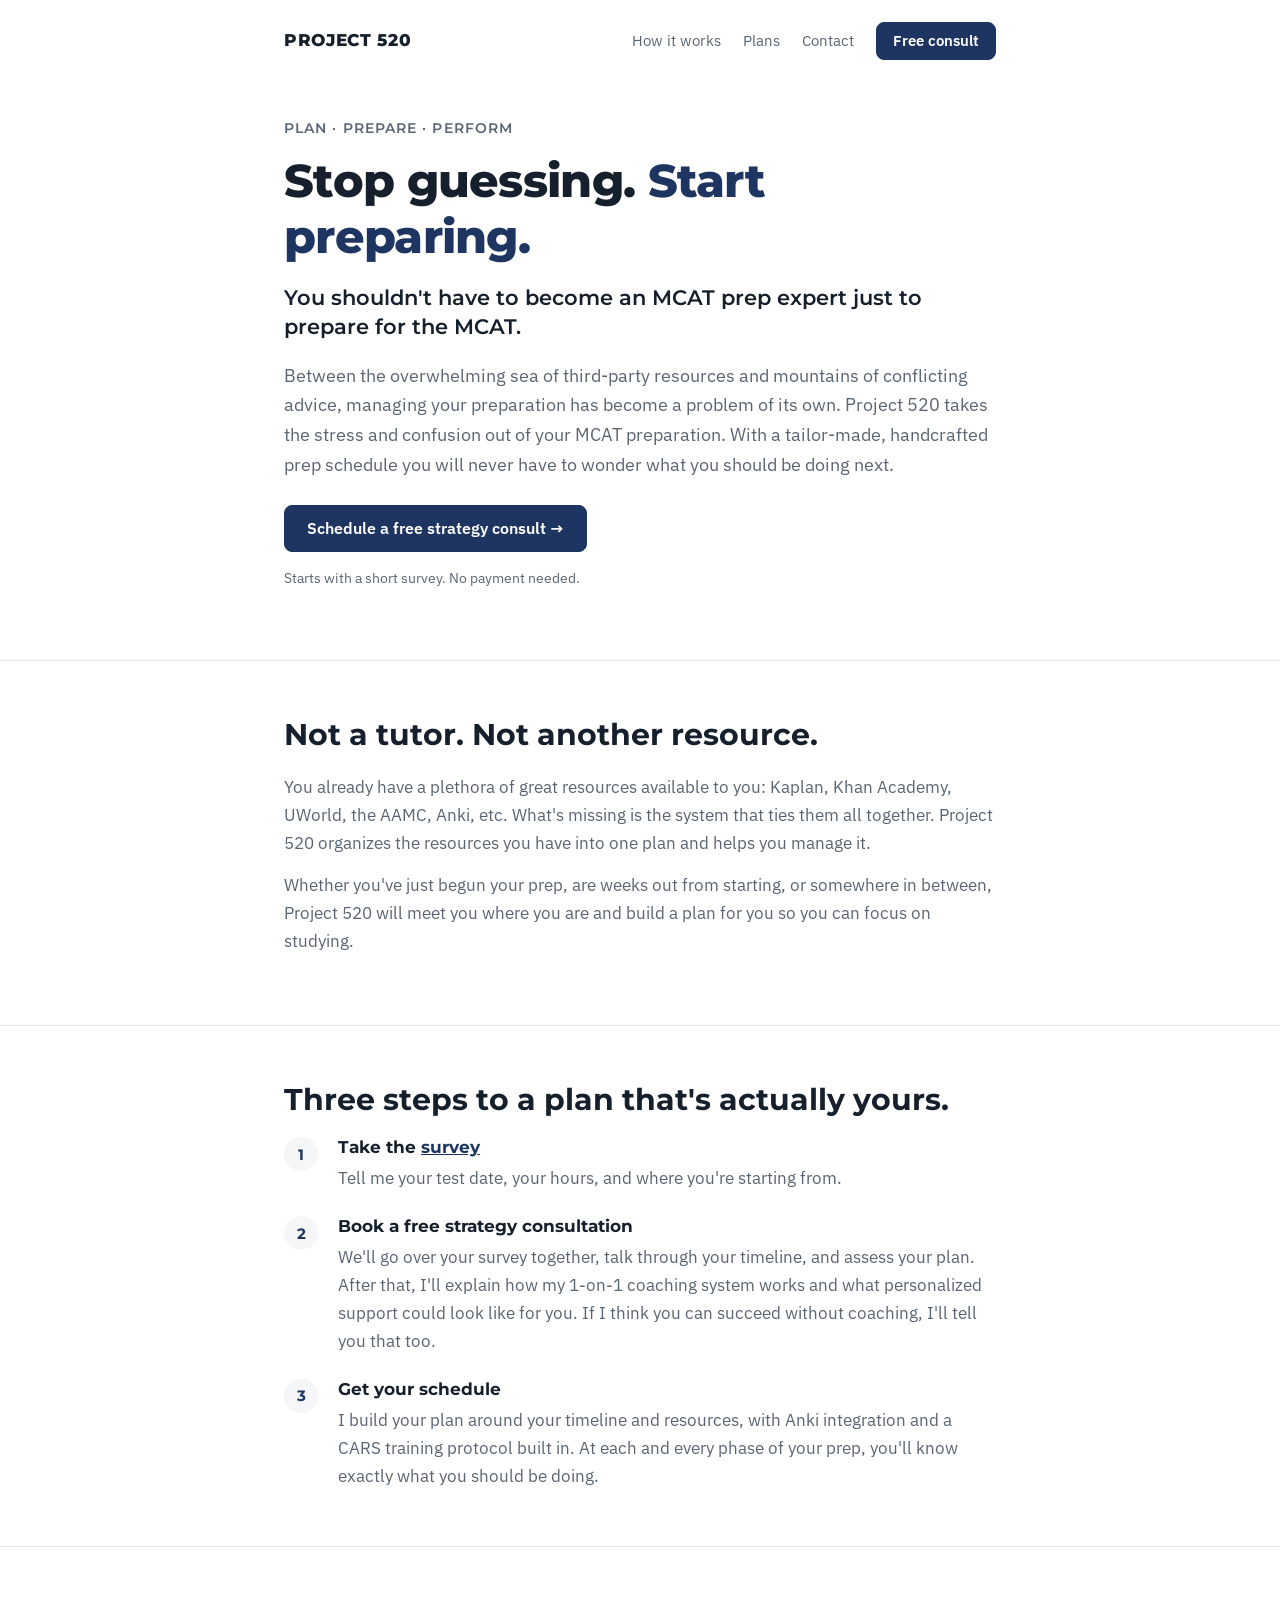
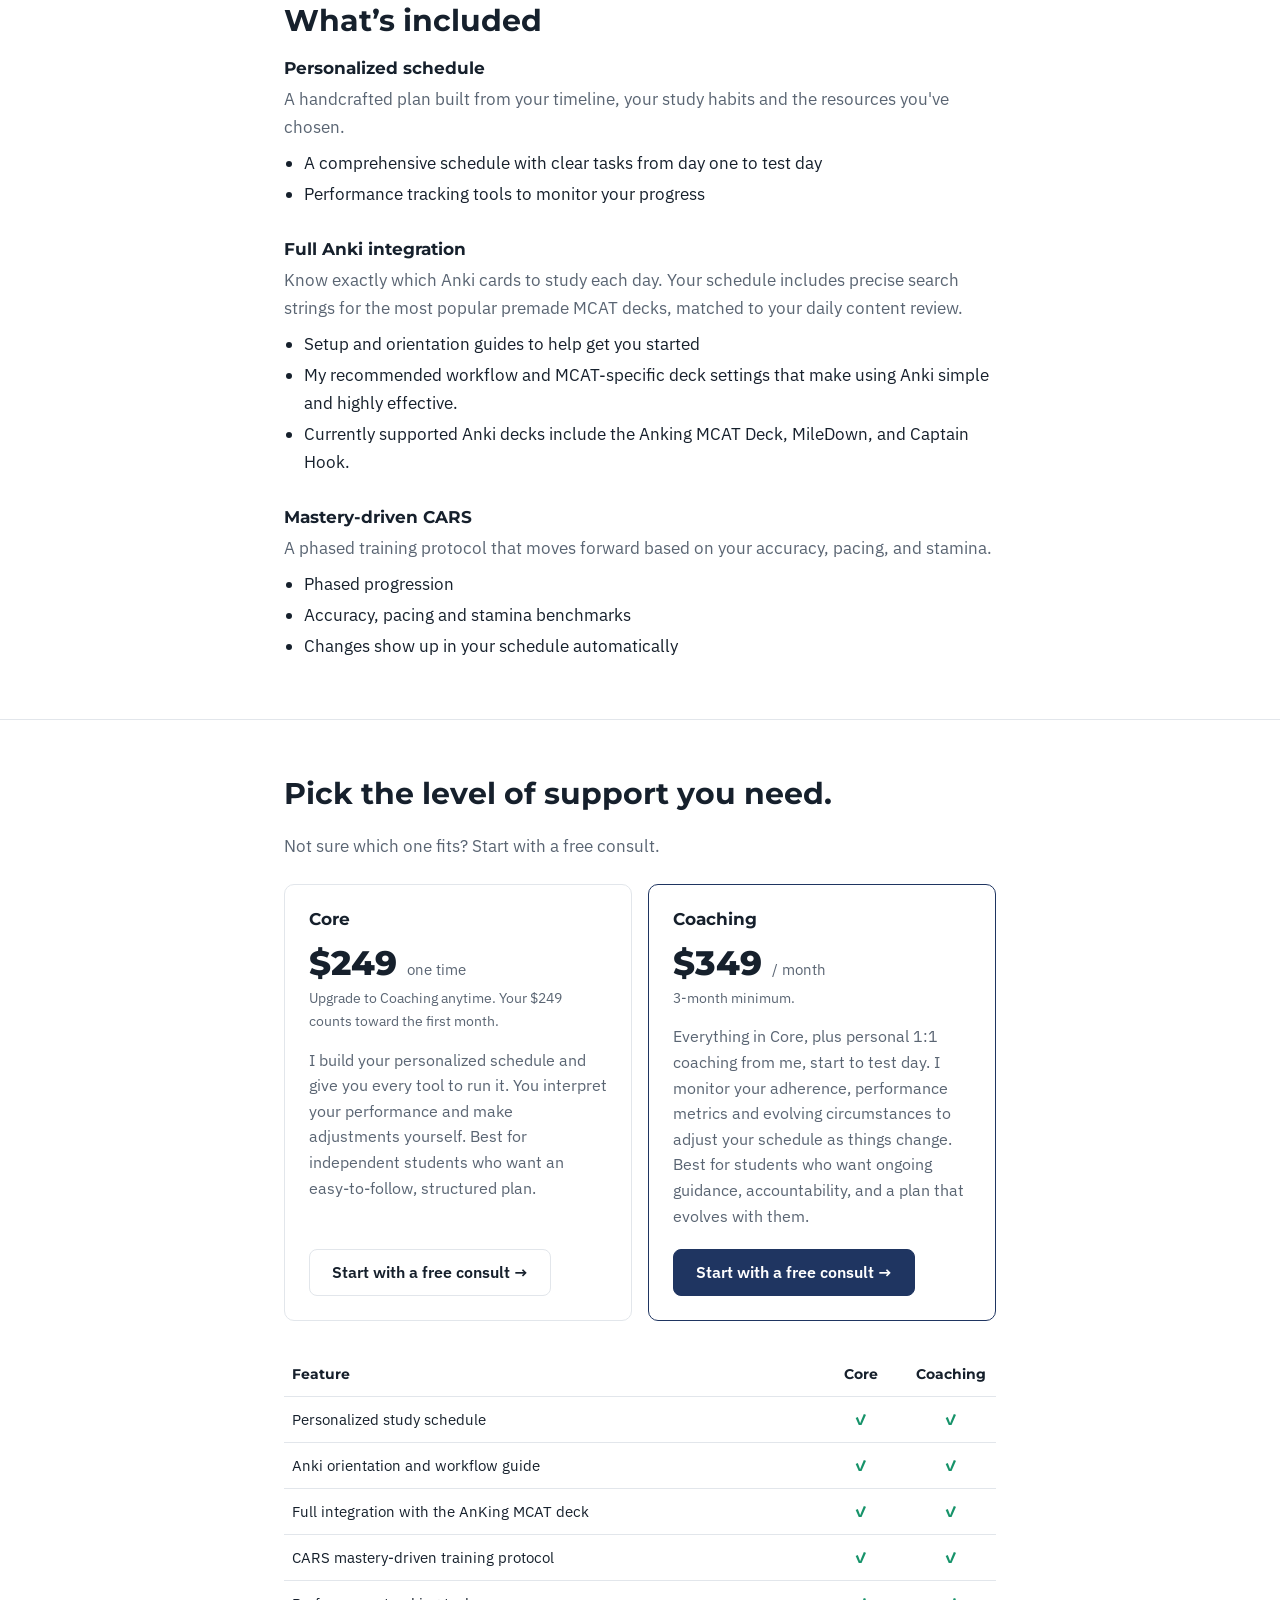
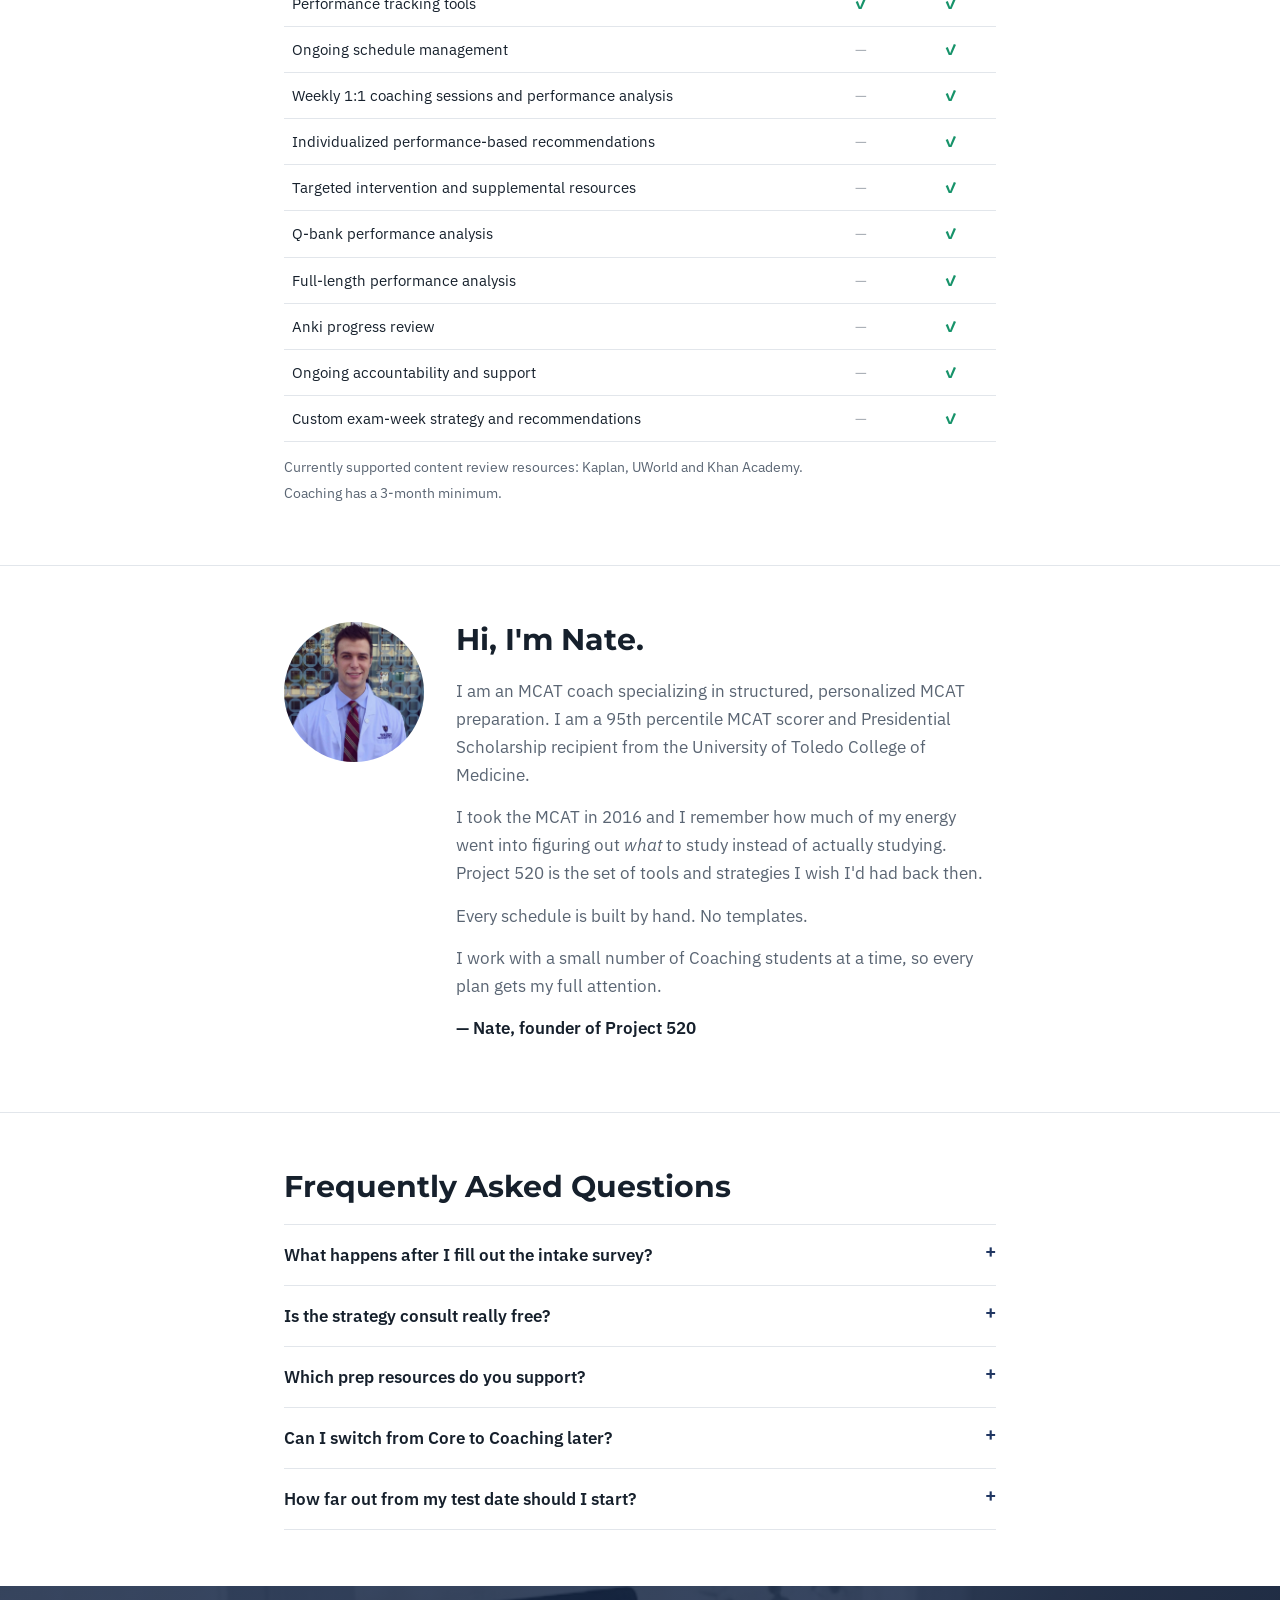
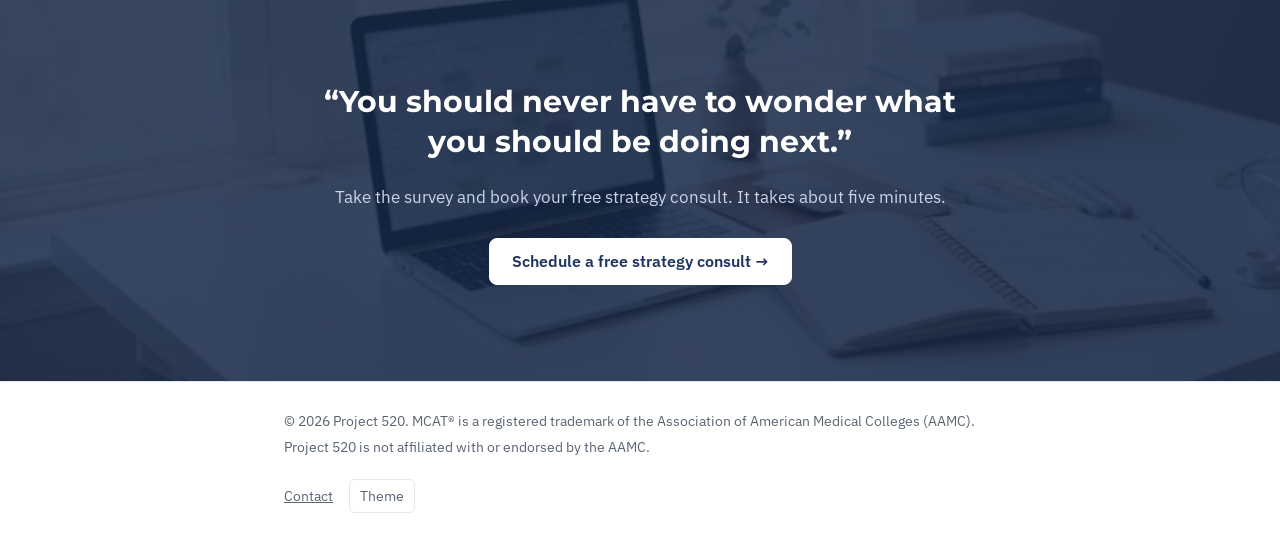
<file: index.html>
<!doctype html>
<html lang="en">
<head>
<meta charset="utf-8">
<meta name="viewport" content="width=device-width, initial-scale=1">
<title>Project 520 — MCAT Prep, Planned</title>
<meta name="description" content="A handcrafted MCAT prep schedule built around your timeline, your resources and your study habits, with full Anki integration and mastery-driven CARS. Start with a free strategy consult.">
<meta property="og:title" content="Project 520 — Plan · Prepare · Perform">
<meta property="og:description" content="Stop guessing. Start preparing. Get a personalized schedule and know exactly what to do next.">
<meta property="og:type" content="website">
<meta property="og:url" content="https://projectfivetwenty.com/">
<meta property="og:image" content="https://projectfivetwenty.com/images/og-image.jpg">
<meta property="og:image:width" content="1200">
<meta property="og:image:height" content="630">
<meta property="og:image:alt" content="Project 520: a handcrafted MCAT schedule built around you">
<meta property="og:site_name" content="Project 520">
<meta name="twitter:card" content="summary_large_image">
<link rel="icon" href="data:image/svg+xml,%3Csvg xmlns='http://www.w3.org/2000/svg' viewBox='0 0 64 64'%3E%3Crect width='64' height='64' rx='14' fill='%231f3561'/%3E%3Ctext x='32' y='42' font-family='Arial' font-weight='700' font-size='26' fill='white' text-anchor='middle'%3E520%3C/text%3E%3C/svg%3E">
<link rel="preconnect" href="https://fonts.googleapis.com">
<link rel="preconnect" href="https://fonts.gstatic.com" crossorigin>
<link rel="stylesheet" href="https://fonts.googleapis.com/css2?family=Montserrat:wght@500;600;700;800&family=IBM+Plex+Sans:wght@400;500;600&display=swap">
<style>
:root {
  --bg: #ffffff;
  --ink: #16202c;
  --muted: #5a6573;
  --line: #e2e6eb;
  --soft: #f4f6f8;
  --accent: #1f3561;
  --accent-hover: #162746;
  --accent-ink: #ffffff;
  --green: #17936a;
  --font-head: "Montserrat", "Helvetica Neue", Arial, sans-serif;
  --font-body: "IBM Plex Sans", "Segoe UI", system-ui, sans-serif;
  color-scheme: light;
}
@media (prefers-color-scheme: dark) {
  :root:not([data-theme="light"]) {
    --bg: #11161c; --ink: #e6ebf0; --muted: #98a3af; --line: #29313b; --soft: #181f27;
    --accent: #7ba6ff; --accent-hover: #9bbcff; --accent-ink: #11161c; --green: #3fc590; color-scheme: dark;
  }
}
:root[data-theme="dark"] {
  --bg: #11161c; --ink: #e6ebf0; --muted: #98a3af; --line: #29313b; --soft: #181f27;
  --accent: #7ba6ff; --accent-hover: #9bbcff; --accent-ink: #11161c; --green: #3fc590; color-scheme: dark;
}

* { box-sizing: border-box; }
html { scroll-behavior: smooth; }
body {
  margin: 0; background: var(--bg); color: var(--ink);
  font: 400 17px/1.65 var(--font-body);
  -webkit-font-smoothing: antialiased;
}
a { color: var(--accent); }
.wrap { max-width: 760px; margin: 0 auto; padding: 0 24px; }
h1, h2, h3 { font-family: var(--font-head); margin: 0; line-height: 1.2; }
h1 { font-size: clamp(2rem, 5vw, 2.9rem); font-weight: 800; letter-spacing: -0.015em; }
h2 { font-size: clamp(1.45rem, 3.2vw, 1.85rem); font-weight: 700; margin-bottom: 20px; }
h3 { font-size: 1.08rem; font-weight: 700; margin-bottom: 6px; }
p { margin: 0 0 14px; }
.muted { color: var(--muted); }
section { padding: 56px 0; border-top: 1px solid var(--line); }

/* nav */
.nav .wrap { display: flex; align-items: center; justify-content: space-between; gap: 16px; padding-top: 22px; padding-bottom: 22px; }
.brand { font: 800 1.05rem/1 var(--font-head); color: var(--ink); text-decoration: none; letter-spacing: 0.04em; }
.nav-links { display: flex; align-items: center; gap: 22px; }
.nav-links a { color: var(--muted); text-decoration: none; font-size: 0.95rem; }
.nav-links a:hover { color: var(--ink); }

/* buttons */
.btn {
  display: inline-block; padding: 13px 22px; border-radius: 8px;
  font: 600 1rem/1.2 var(--font-body); text-decoration: none; cursor: pointer;
  background: var(--accent); color: var(--accent-ink); border: 1px solid var(--accent);
}
.btn:hover { background: var(--accent-hover); border-color: var(--accent-hover); }
.btn-plain { background: transparent; color: var(--ink); border-color: var(--line); }
.btn-plain:hover { background: var(--soft); border-color: var(--line); }
.nav-links .btn { padding: 9px 16px; font-size: 0.92rem; color: var(--accent-ink); }

/* hero */
.hero { border-top: 0; padding: 40px 0 56px; }
.tagline { font: 600 0.85rem/1 var(--font-head); letter-spacing: 0.08em; text-transform: uppercase; color: var(--muted); margin-bottom: 18px; }
.hero h1 .hl { color: var(--accent); }
.hero .lede { font-size: 1.12rem; color: var(--muted); margin-top: 20px; }
.ctas { display: flex; flex-wrap: wrap; gap: 12px; margin-top: 26px; }
.note { font-size: 0.9rem; color: var(--muted); margin-top: 14px; }


.value { font: 600 clamp(1.1rem, 2.4vw, 1.3rem)/1.4 var(--font-head); color: var(--ink); margin: 18px 0 0; }



/* steps */
.steps { list-style: none; margin: 0; padding: 0; display: grid; gap: 24px; }
.steps li { display: grid; grid-template-columns: 40px 1fr; gap: 14px; }
.step-num { width: 34px; height: 34px; border-radius: 50%; background: var(--soft); color: var(--accent); display: grid; place-items: center; font: 700 0.95rem/1 var(--font-head); }
.steps p { color: var(--muted); margin: 0; }
.free { color: var(--green); font-weight: 600; font-size: 0.85rem; margin-left: 6px; font-family: var(--font-body); }

/* features */
.features { display: grid; gap: 28px; }
.features p { color: var(--muted); margin-bottom: 8px; }
.features ul { margin: 0; padding-left: 20px; }
.features li { margin: 3px 0; }


/* plans */
.plans { display: grid; grid-template-columns: 1fr 1fr; gap: 16px; }
.plan { border: 1px solid var(--line); border-radius: 10px; padding: 24px; display: flex; flex-direction: column; }
.plan.featured { border-color: var(--accent); }
.price { font: 800 2.1rem/1 var(--font-head); margin: 10px 0 8px; }
.price small { font: 400 0.95rem/1 var(--font-body); color: var(--muted); }
.plan .price-note { font-size: 0.88rem; color: var(--muted); }
.plan .desc { color: var(--muted); font-size: 0.97rem; flex: 1; }
.plan .btn { align-self: flex-start; margin-top: 6px; }

.compare { width: 100%; border-collapse: collapse; margin-top: 32px; font-size: 0.95rem; }
.compare th, .compare td { padding: 10px 8px; text-align: left; border-bottom: 1px solid var(--line); }
.compare th { font-family: var(--font-head); font-weight: 700; font-size: 0.85rem; }
.compare .c { text-align: center; width: 90px; }
.yes { color: var(--green); font-weight: 700; }
.no { color: var(--muted); opacity: 0.5; }
.footnotes { margin-top: 14px; font-size: 0.85rem; color: var(--muted); }
.footnotes p { margin: 0 0 4px; }

/* founder */
.founder { display: grid; grid-template-columns: 140px 1fr; gap: 32px; align-items: start; }
.avatar { width: 140px; height: 140px; border-radius: 50%; object-fit: cover; background: var(--soft); overflow: hidden; color: transparent; }
.founder p { color: var(--muted); }
.sig { color: var(--ink) !important; font-weight: 600; }

/* faq */
.faq details { border-bottom: 1px solid var(--line); }
.faq details:first-child { border-top: 1px solid var(--line); }
.faq summary { cursor: pointer; list-style: none; padding: 16px 0; font-weight: 600; display: flex; justify-content: space-between; gap: 16px; }
.faq summary::-webkit-details-marker { display: none; }
.faq summary::after { content: "+"; color: var(--accent); font-weight: 600; font-size: 1.2rem; line-height: 1; }
.faq details[open] summary::after { content: "–"; }
.faq details p { color: var(--muted); }

/* final */
.final { text-align: center; }
.quote { margin: 0 auto 22px; max-width: 22em; font: 700 clamp(1.4rem, 3.4vw, 1.9rem)/1.3 var(--font-head); color: var(--ink); }
.final .ctas { justify-content: center; }
/* Final call to action: desk photo under a navy overlay (the same in light and dark mode) */
.final.photo {
  border-top: 0; padding: 96px 0;
  background: linear-gradient(rgba(22, 39, 70, 0.86), rgba(22, 39, 70, 0.86)), url("/images/desk.jpg") center / cover no-repeat, #162746;
}
.final.photo .quote { color: #ffffff; }
.final.photo .muted { color: #c9d3ea; }
.final.photo .btn { background: #ffffff; color: #1f3561; border-color: #ffffff; }
.final.photo .btn:hover { background: #e6ebf3; border-color: #e6ebf3; }
.final.photo .btn:focus-visible { outline: 2px solid #ffffff; outline-offset: 3px; }

footer { border-top: 1px solid var(--line); padding: 28px 0 40px; color: var(--muted); font-size: 0.85rem; }
footer .wrap { display: flex; flex-wrap: wrap; justify-content: space-between; gap: 16px; }
footer p { margin: 0 0 4px; }
footer a { color: var(--muted); }
.theme-btn { background: none; border: 1px solid var(--line); color: var(--muted); border-radius: 6px; padding: 5px 10px; font: inherit; cursor: pointer; }

:focus-visible { outline: 3px solid var(--accent); outline-offset: 3px; border-radius: 4px; }

@media (max-width: 640px) {
  .wrap { padding: 0 16px; }
  body { font-size: 16px; }
  .nav-links a:not(.btn) { display: none; }
  .plans { grid-template-columns: 1fr; }
  .founder { grid-template-columns: 1fr; gap: 20px; }
  .avatar { width: 110px; height: 110px; }
  .ctas .btn { width: 100%; text-align: center; }
  .compare .c { width: 70px; }
  .compare th, .compare td { padding: 9px 4px; font-size: 0.88rem; }
}
@media (prefers-reduced-motion: reduce) { html { scroll-behavior: auto; } }
</style>
</head>
<body>

<!--
  ===== EDIT THESE LINKS =====
  Every "Get your free strategy consult" button uses FORM_URL below.
  Search this file for FORM_URL to find it (near the bottom, in the <script>).
-->

<header class="nav">
  <div class="wrap">
    <a class="brand" href="#top">PROJECT 520</a>
    <nav class="nav-links" aria-label="Main">
      <a href="#how">How it works</a>
      <a href="#plans">Plans</a>
      <a href="/contact/">Contact</a>
      <a class="btn js-consult" href="#">Free consult</a>
    </nav>
  </div>
</header>

<main id="top">

  <section class="hero">
    <div class="wrap">
      <div class="tagline">Plan · Prepare · Perform</div>
      <h1>Stop guessing. <span class="hl">Start preparing.</span></h1>
      <p class="value">You shouldn't have to become an MCAT prep expert just to prepare for the MCAT.</p>
      <p class="lede">Between the overwhelming sea of third-party resources and mountains of conflicting advice, managing your preparation has become a problem of its own. Project 520 takes the stress and confusion out of your MCAT preparation. With a tailor-made, handcrafted prep schedule you will never have to wonder what you should be doing next.</p>
      <div class="ctas">
        <a class="btn js-consult" href="#">Schedule a free strategy consult →</a>
      </div>
      <p class="note">Starts with a short survey. No payment needed.</p>
    </div>
  </section>

  <section>
    <div class="wrap">
      <h2>Not a tutor. Not another resource.</h2>
      <p class="muted">You already have a plethora of great resources available to you: Kaplan, Khan Academy, UWorld, the AAMC, Anki, etc. What's missing is the system that ties them all together. Project 520 organizes the resources you have into one plan and helps you manage it.</p>
      <p class="muted">Whether you've just begun your prep, are weeks out from starting, or somewhere in between, Project 520 will meet you where you are and build a plan for you so you can focus on studying.</p>
    </div>
  </section>

  <section id="how">
    <div class="wrap">
      <h2>Three steps to a plan that's actually yours.</h2>
      <ol class="steps">
        <li>
          <span class="step-num">1</span>
          <div>
            <h3>Take the <a class="js-consult" href="#">survey</a></h3>
            <p>Tell me your test date, your hours, and where you're starting from.</p>
          </div>
        </li>
        <li>
          <span class="step-num">2</span>
          <div>
            <h3>Book a free strategy consultation</h3>
            <p>We'll go over your survey together, talk through your timeline, and assess your plan. After that, I'll explain how my 1-on-1 coaching system works and what personalized support could look like for you. If I think you can succeed without coaching, I'll tell you that too. </p>
          </div>
        </li>
        <li>
          <span class="step-num">3</span>
          <div>
            <h3>Get your schedule</h3>
            <p>I build your plan around your timeline and resources, with Anki integration and a CARS training protocol built in. At each and every phase of your prep, you'll know exactly what you should be doing.</p>
          </div>
        </li>
      </ol>
    </div>
  </section>

  <section>
    <div class="wrap">
      <h2>What’s included</h2>
      <div class="features">
        <div>
          <h3>Personalized schedule</h3>
          <p>A handcrafted plan built from your timeline, your study habits and the resources you've chosen.</p>
          <ul>
            <li>A comprehensive schedule with clear tasks from day one to test day</li>
            <li>Performance tracking tools to monitor your progress</li>
          </ul>
        </div>
        <div>
          <h3>Full Anki integration</h3>
          <p>Know exactly which Anki cards to study each day. Your schedule includes precise search strings for the most popular premade MCAT decks, matched to your daily content review.</p>
          <ul>
            <li>Setup and orientation guides to help get you started</li>
            <li>My recommended workflow and MCAT-specific deck settings that make using Anki simple and highly effective.</li>
            <li>Currently supported Anki decks include the Anking MCAT Deck, MileDown, and Captain Hook.</li>
          </ul>
        </div>
        <div>
          <h3>Mastery-driven CARS</h3>
          <p>A phased training protocol that moves forward based on your accuracy, pacing, and stamina.</p>
          <ul>
            <li>Phased progression</li>
            <li>Accuracy, pacing and stamina benchmarks</li>
            <li>Changes show up in your schedule automatically</li>
          </ul>
        </div>
      </div>
    </div>
  </section>

  <section id="plans">
    <div class="wrap">
      <h2>Pick the level of support you need.</h2>
      <p class="muted">Not sure which one fits? Start with a free consult.</p>
      <div class="plans" style="margin-top:24px">
        <div class="plan">
          <h3>Core</h3>
          <div class="price">$249 <small>one time</small></div>
          <p class="price-note">Upgrade to Coaching anytime. Your $249 counts toward the first month.</p>
          <p class="desc">I build your personalized schedule and give you every tool to run it. You interpret your performance and make adjustments yourself. Best for independent students who want an easy-to-follow, structured plan.</p>
          <a class="btn btn-plain js-consult" href="#">Start with a free consult →</a>
        </div>
        <div class="plan featured">
          <h3>Coaching</h3>
          <div class="price">$349 <small>/ month</small></div>
          <p class="price-note">3-month minimum.</p>
          <p class="desc">Everything in Core, plus personal 1:1 coaching from me, start to test day. I monitor your adherence, performance metrics and evolving circumstances to adjust your schedule as things change. Best for students who want ongoing guidance, accountability, and a plan that evolves with them.</p>
          <a class="btn js-consult" href="#">Start with a free consult →</a>
        </div>
      </div>

      <table class="compare">
        <thead><tr><th scope="col">Feature</th><th scope="col" class="c">Core</th><th scope="col" class="c">Coaching</th></tr></thead>
        <tbody>
          <tr><td>Personalized study schedule</td><td class="c yes" aria-label="Included">✓</td><td class="c yes" aria-label="Included">✓</td></tr>
          <tr><td>Anki orientation and workflow guide</td><td class="c yes" aria-label="Included">✓</td><td class="c yes" aria-label="Included">✓</td></tr>
          <tr><td>Full integration with the AnKing MCAT deck</td><td class="c yes" aria-label="Included">✓</td><td class="c yes" aria-label="Included">✓</td></tr>
          <tr><td>CARS mastery-driven training protocol</td><td class="c yes" aria-label="Included">✓</td><td class="c yes" aria-label="Included">✓</td></tr>
          <tr><td>Performance tracking tools</td><td class="c yes" aria-label="Included">✓</td><td class="c yes" aria-label="Included">✓</td></tr>
          <tr><td>Ongoing schedule management</td><td class="c no" aria-label="Not included">—</td><td class="c yes" aria-label="Included">✓</td></tr>
          <tr><td>Weekly 1:1 coaching sessions and performance analysis</td><td class="c no" aria-label="Not included">—</td><td class="c yes" aria-label="Included">✓</td></tr>
          <tr><td>Individualized performance-based recommendations</td><td class="c no" aria-label="Not included">—</td><td class="c yes" aria-label="Included">✓</td></tr>
          <tr><td>Targeted intervention and supplemental resources</td><td class="c no" aria-label="Not included">—</td><td class="c yes" aria-label="Included">✓</td></tr>
          <tr><td>Q-bank performance analysis</td><td class="c no" aria-label="Not included">—</td><td class="c yes" aria-label="Included">✓</td></tr>
          <tr><td>Full-length performance analysis</td><td class="c no" aria-label="Not included">—</td><td class="c yes" aria-label="Included">✓</td></tr>
          <tr><td>Anki progress review</td><td class="c no" aria-label="Not included">—</td><td class="c yes" aria-label="Included">✓</td></tr>
          <tr><td>Ongoing accountability and support</td><td class="c no" aria-label="Not included">—</td><td class="c yes" aria-label="Included">✓</td></tr>
          <tr><td>Custom exam-week strategy and recommendations</td><td class="c no" aria-label="Not included">—</td><td class="c yes" aria-label="Included">✓</td></tr>
        </tbody>
      </table>
      <div class="footnotes">
        <p>Currently supported content review resources: Kaplan, UWorld and Khan Academy.</p>
        <p>Coaching has a 3-month minimum.</p>
      </div>
    </div>
  </section>

  <section>
    <div class="wrap">
      <div class="founder">
        <img class="avatar" src="me.jpg" alt="Nate, founder of Project 520">
        <div>
          <h2>Hi, I'm Nate.</h2>
          <p>I am an MCAT coach specializing in structured, personalized MCAT preparation. I am a 95th percentile MCAT scorer and Presidential Scholarship recipient from the University of Toledo College of Medicine.</p>
          <p>I took the MCAT in 2016 and I remember how much of my energy went into figuring out <em>what</em> to study instead of actually studying. Project 520 is the set of tools and strategies I wish I'd had back then.</p>
          <p>Every schedule is built by hand. No templates.</p>
          <p>I work with a small number of Coaching students at a time, so every plan gets my full attention.</p>
          <p class="sig">— Nate, founder of Project 520</p>
        </div>
      </div>
    </div>
  </section>

  <section>
    <div class="wrap">
      <h2>Frequently Asked Questions</h2>
      <div class="faq">
        <details>
          <summary>What happens after I fill out the intake survey?</summary>
          <p>You'll get a link to book your free strategy consult. We'll go over the results of your survey together on the call during which we will assess your starting point, identify your biggest roadblocks, map out your approach, and discuss your next steps.</p>
        </details>
        <details>
          <summary>Is the strategy consult really free?</summary>
          <p>Yes. There's no obligation to buy anything. If you leave with a clearer plan for your MCAT preparation, that's a win in my book.</p>
        </details>
        <details>
          <summary>Which prep resources do you support?</summary>
          <p>Content review schedules currently support Kaplan, UWorld and Khan Academy. Anki integration supports the AnKing MCAT deck, MileDown, and Captain Hook. The CARS framework is designed with Jack Westin passages and the new AAMC Question Bank in mind. Practice question scheduling is resource agnostic.</p>
        </details>
        <details>
          <summary>Can I switch from Core to Coaching later?</summary>
          <p>Yes. Upgrade anytime, and what you paid for Core is credited toward your first month of Coaching.</p>
        </details>
        <details>
          <summary>How far out from my test date should I start?</summary>
          <p>Earlier is easier, but schedules can be built for most timelines. Put your test date in the survey and we'll talk about what's realistic on the call.</p>
        </details>
      </div>
    </div>
  </section>

  <section class="final photo">
    <div class="wrap">
      <blockquote class="quote">“You should never have to wonder what you should be doing next.”</blockquote>
      <p class="muted">Take the survey and book your free strategy consult. It takes about five minutes.</p>
      <div class="ctas">
        <a class="btn js-consult" href="#">Schedule a free strategy consult →</a>
      </div>
    </div>
  </section>

</main>

<footer>
  <div class="wrap">
    <div>
      <p>© <span id="yr">2026</span> Project 520. MCAT® is a registered trademark of the Association of American Medical Colleges (AAMC).</p>
      <p>Project 520 is not affiliated with or endorsed by the AAMC.</p>
    </div>
    <div style="display:flex;gap:16px;align-items:center">
      <a href="/contact/" id="contact">Contact</a>
      <button class="theme-btn" id="themeBtn" type="button" aria-label="Toggle light or dark theme">Theme</button>
    </div>
  </div>
</footer>

<script>
  // ===== EDIT ME =====
  // Paste your Google Form link here. Every consult button on the page uses it.
  var FORM_URL = "https://docs.google.com/forms/d/e/1FAIpQLSf1o5U1gilqUx3L-pWB06cm8P5lfhH_u22WM8IXq5zeu4WY2Q/viewform?usp=header";
  // Your contact email is set on the contact page (contact/index.html).
  // ===================

  // Optional source tracking: visiting projectfivetwenty.com/?src=youtube passes "youtube" on to the form,
  // if you set FORM_SRC_FIELD to your form's prefill entry id (e.g. "entry.123456789"). Leave blank to skip.
  var FORM_SRC_FIELD = "";

  (function () {
    var url = FORM_URL;
    try {
      var src = new URLSearchParams(location.search).get("src");
      if (src && FORM_SRC_FIELD) {
        url += (url.indexOf("?") === -1 ? "?" : "&") + "usp=pp_url&" + FORM_SRC_FIELD + "=" + encodeURIComponent(src);
      }
    } catch (e) {}
    document.querySelectorAll(".js-consult").forEach(function (a) {
      a.href = url; a.target = "_blank"; a.rel = "noopener";
    });
    document.getElementById("yr").textContent = new Date().getFullYear();

    var root = document.documentElement;
    try { var saved = localStorage.getItem("p520-theme"); if (saved) root.setAttribute("data-theme", saved); } catch (e) {}
    document.getElementById("themeBtn").addEventListener("click", function () {
      var dark = root.getAttribute("data-theme") === "dark" ||
        (!root.getAttribute("data-theme") && matchMedia("(prefers-color-scheme: dark)").matches);
      var next = dark ? "light" : "dark";
      root.setAttribute("data-theme", next);
      try { localStorage.setItem("p520-theme", next); } catch (e) {}
    });
  })();
</script>
</body>
</html>
</file>
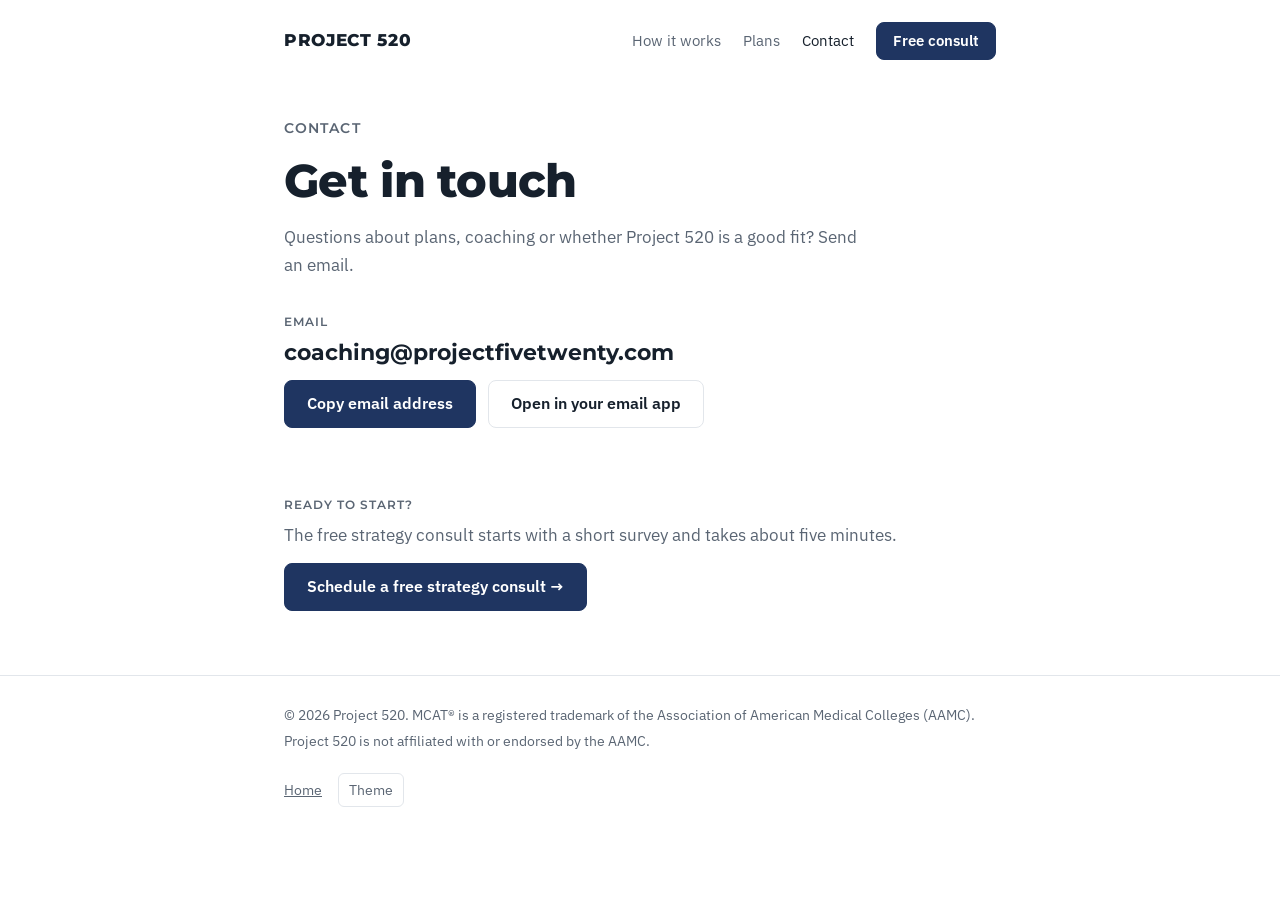
<file: contact/index.html>
<!doctype html>
<html lang="en">
<head>
<meta charset="utf-8">
<meta name="viewport" content="width=device-width, initial-scale=1">
<title>Contact · Project 520</title>
<meta name="description" content="Get in touch with Project 520 about MCAT prep planning and coaching.">
<meta property="og:title" content="Contact · Project 520">
<meta property="og:description" content="Get in touch with Project 520 about MCAT prep planning and coaching.">
<meta property="og:type" content="website">
<meta property="og:url" content="https://projectfivetwenty.com/contact/">
<meta property="og:image" content="https://projectfivetwenty.com/images/og-image.jpg">
<meta property="og:image:width" content="1200">
<meta property="og:image:height" content="630">
<meta property="og:image:alt" content="Project 520: a handcrafted MCAT schedule built around you">
<meta property="og:site_name" content="Project 520">
<meta name="twitter:card" content="summary_large_image">
<link rel="icon" href="data:image/svg+xml,%3Csvg xmlns='http://www.w3.org/2000/svg' viewBox='0 0 64 64'%3E%3Crect width='64' height='64' rx='14' fill='%231f3561'/%3E%3Ctext x='32' y='42' font-family='Arial' font-weight='700' font-size='26' fill='white' text-anchor='middle'%3E520%3C/text%3E%3C/svg%3E">
<link rel="preconnect" href="https://fonts.googleapis.com">
<link rel="preconnect" href="https://fonts.gstatic.com" crossorigin>
<link rel="stylesheet" href="https://fonts.googleapis.com/css2?family=Montserrat:wght@500;600;700;800&family=IBM+Plex+Sans:wght@400;500;600&display=swap">
<style>
:root {
  --bg: #ffffff;
  --ink: #16202c;
  --muted: #5a6573;
  --line: #e2e6eb;
  --soft: #f4f6f8;
  --accent: #1f3561;
  --accent-hover: #162746;
  --accent-ink: #ffffff;
  --green: #17936a;
  --font-head: "Montserrat", "Helvetica Neue", Arial, sans-serif;
  --font-body: "IBM Plex Sans", "Segoe UI", system-ui, sans-serif;
  color-scheme: light;
}
@media (prefers-color-scheme: dark) {
  :root:not([data-theme="light"]) {
    --bg: #11161c; --ink: #e6ebf0; --muted: #98a3af; --line: #29313b; --soft: #181f27;
    --accent: #7ba6ff; --accent-hover: #9bbcff; --accent-ink: #11161c; --green: #3fc590; color-scheme: dark;
  }
}
:root[data-theme="dark"] {
  --bg: #11161c; --ink: #e6ebf0; --muted: #98a3af; --line: #29313b; --soft: #181f27;
  --accent: #7ba6ff; --accent-hover: #9bbcff; --accent-ink: #11161c; --green: #3fc590; color-scheme: dark;
}

* { box-sizing: border-box; }
html { scroll-behavior: smooth; }
body {
  margin: 0; background: var(--bg); color: var(--ink);
  font: 400 17px/1.65 var(--font-body);
  -webkit-font-smoothing: antialiased;
}
a { color: var(--accent); }
.wrap { max-width: 760px; margin: 0 auto; padding: 0 24px; }
h1, h2, h3 { font-family: var(--font-head); margin: 0; line-height: 1.2; }
h1 { font-size: clamp(2rem, 5vw, 2.9rem); font-weight: 800; letter-spacing: -0.015em; }
h2 { font-size: clamp(1.45rem, 3.2vw, 1.85rem); font-weight: 700; margin-bottom: 20px; }
h3 { font-size: 1.08rem; font-weight: 700; margin-bottom: 6px; }
p { margin: 0 0 14px; }
.muted { color: var(--muted); }
section { padding: 56px 0; border-top: 1px solid var(--line); }

/* nav */
.nav .wrap { display: flex; align-items: center; justify-content: space-between; gap: 16px; padding-top: 22px; padding-bottom: 22px; }
.brand { font: 800 1.05rem/1 var(--font-head); color: var(--ink); text-decoration: none; letter-spacing: 0.04em; }
.nav-links { display: flex; align-items: center; gap: 22px; }
.nav-links a { color: var(--muted); text-decoration: none; font-size: 0.95rem; }
.nav-links a:hover { color: var(--ink); }

/* buttons */
.btn {
  display: inline-block; padding: 13px 22px; border-radius: 8px;
  font: 600 1rem/1.2 var(--font-body); text-decoration: none; cursor: pointer;
  background: var(--accent); color: var(--accent-ink); border: 1px solid var(--accent);
}
.btn:hover { background: var(--accent-hover); border-color: var(--accent-hover); }
.btn-plain { background: transparent; color: var(--ink); border-color: var(--line); }
.btn-plain:hover { background: var(--soft); border-color: var(--line); }
.nav-links .btn { padding: 9px 16px; font-size: 0.92rem; color: var(--accent-ink); }

/* hero */
.hero { border-top: 0; padding: 40px 0 56px; }
.tagline { font: 600 0.85rem/1 var(--font-head); letter-spacing: 0.08em; text-transform: uppercase; color: var(--muted); margin-bottom: 18px; }
.hero h1 .hl { color: var(--accent); }
.hero .lede { font-size: 1.12rem; color: var(--muted); margin-top: 20px; }
.ctas { display: flex; flex-wrap: wrap; gap: 12px; margin-top: 26px; }
.note { font-size: 0.9rem; color: var(--muted); margin-top: 14px; }


.value { font: 600 clamp(1.1rem, 2.4vw, 1.3rem)/1.4 var(--font-head); color: var(--ink); margin: 18px 0 0; }



/* steps */
.steps { list-style: none; margin: 0; padding: 0; display: grid; gap: 24px; }
.steps li { display: grid; grid-template-columns: 40px 1fr; gap: 14px; }
.step-num { width: 34px; height: 34px; border-radius: 50%; background: var(--soft); color: var(--accent); display: grid; place-items: center; font: 700 0.95rem/1 var(--font-head); }
.steps p { color: var(--muted); margin: 0; }
.free { color: var(--green); font-weight: 600; font-size: 0.85rem; margin-left: 6px; font-family: var(--font-body); }

/* features */
.features { display: grid; gap: 28px; }
.features p { color: var(--muted); margin-bottom: 8px; }
.features ul { margin: 0; padding-left: 20px; }
.features li { margin: 3px 0; }


/* plans */
.plans { display: grid; grid-template-columns: 1fr 1fr; gap: 16px; }
.plan { border: 1px solid var(--line); border-radius: 10px; padding: 24px; display: flex; flex-direction: column; }
.plan.featured { border-color: var(--accent); }
.price { font: 800 2.1rem/1 var(--font-head); margin: 10px 0 8px; }
.price small { font: 400 0.95rem/1 var(--font-body); color: var(--muted); }
.plan .price-note { font-size: 0.88rem; color: var(--muted); }
.plan .desc { color: var(--muted); font-size: 0.97rem; flex: 1; }
.plan .btn { align-self: flex-start; margin-top: 6px; }

.compare { width: 100%; border-collapse: collapse; margin-top: 32px; font-size: 0.95rem; }
.compare th, .compare td { padding: 10px 8px; text-align: left; border-bottom: 1px solid var(--line); }
.compare th { font-family: var(--font-head); font-weight: 700; font-size: 0.85rem; }
.compare .c { text-align: center; width: 90px; }
.yes { color: var(--green); font-weight: 700; }
.no { color: var(--muted); opacity: 0.5; }
.footnotes { margin-top: 14px; font-size: 0.85rem; color: var(--muted); }
.footnotes p { margin: 0 0 4px; }

/* founder */
.founder { display: grid; grid-template-columns: 140px 1fr; gap: 32px; align-items: start; }
.avatar { width: 140px; height: 140px; border-radius: 50%; object-fit: cover; background: var(--soft); overflow: hidden; color: transparent; }
.founder p { color: var(--muted); }
.sig { color: var(--ink) !important; font-weight: 600; }

/* faq */
.faq details { border-bottom: 1px solid var(--line); }
.faq details:first-child { border-top: 1px solid var(--line); }
.faq summary { cursor: pointer; list-style: none; padding: 16px 0; font-weight: 600; display: flex; justify-content: space-between; gap: 16px; }
.faq summary::-webkit-details-marker { display: none; }
.faq summary::after { content: "+"; color: var(--accent); font-weight: 600; font-size: 1.2rem; line-height: 1; }
.faq details[open] summary::after { content: "–"; }
.faq details p { color: var(--muted); }

/* final */
.final { text-align: center; }
.quote { margin: 0 auto 22px; max-width: 22em; font: 700 clamp(1.4rem, 3.4vw, 1.9rem)/1.3 var(--font-head); color: var(--ink); }
.final .ctas { justify-content: center; }

footer { border-top: 1px solid var(--line); padding: 28px 0 40px; color: var(--muted); font-size: 0.85rem; }
footer .wrap { display: flex; flex-wrap: wrap; justify-content: space-between; gap: 16px; }
footer p { margin: 0 0 4px; }
footer a { color: var(--muted); }
.theme-btn { background: none; border: 1px solid var(--line); color: var(--muted); border-radius: 6px; padding: 5px 10px; font: inherit; cursor: pointer; }

:focus-visible { outline: 3px solid var(--accent); outline-offset: 3px; border-radius: 4px; }

@media (max-width: 640px) {
  .wrap { padding: 0 16px; }
  body { font-size: 16px; }
  .nav-links a:not(.btn) { display: none; }
  .plans { grid-template-columns: 1fr; }
  .founder { grid-template-columns: 1fr; gap: 20px; }
  .avatar { width: 110px; height: 110px; }
  .ctas .btn { width: 100%; text-align: center; }
  .compare .c { width: 70px; }
  .compare th, .compare td { padding: 9px 4px; font-size: 0.88rem; }
}
@media (prefers-reduced-motion: reduce) { html { scroll-behavior: auto; } }
/* contact page */
.contact { border-top: 0; padding: 40px 0 64px; }
.contact h1 { margin-bottom: 14px; }
.contact .lede { font-size: 1.08rem; color: var(--muted); max-width: 34em; }
.cards { display: grid; gap: 44px; margin-top: 36px; }
.card { padding: 0; }
.card .label { font: 600 0.78rem/1 var(--font-head); letter-spacing: 0.08em; text-transform: uppercase; color: var(--muted); margin-bottom: 10px; }
.email { font: 700 clamp(1.05rem, 3.6vw, 1.35rem)/1.3 var(--font-head); color: var(--ink); overflow-wrap: anywhere; margin-bottom: 14px; }
.card .ctas { margin-top: 0; }
.card p { color: var(--muted); }
.copied { font-size: 0.9rem; color: var(--green); margin: 10px 0 0; min-height: 1.2em; }
</style>
</head>
<body>

<header class="nav">
  <div class="wrap">
    <a class="brand" href="/">PROJECT 520</a>
    <nav class="nav-links" aria-label="Main">
      <a href="/#how">How it works</a>
      <a href="/#plans">Plans</a>
      <a href="/contact/" aria-current="page" style="color:var(--ink)">Contact</a>
      <a class="btn js-consult" href="#">Free consult</a>
    </nav>
  </div>
</header>

<main>
  <section class="contact">
    <div class="wrap">
      <div class="tagline">Contact</div>
      <h1>Get in touch</h1>
      <p class="lede">Questions about plans, coaching or whether Project 520 is a good fit? Send an email.</p>

      <div class="cards">
        <div class="card">
          <div class="label">Email</div>
          <div class="email" id="email"></div>
          <div class="ctas">
            <button class="btn" type="button" id="copyBtn">Copy email address</button>
            <a class="btn btn-plain" id="mailBtn" href="#">Open in your email app</a>
          </div>
          <p class="copied" id="copied" role="status"></p>
        </div>
        <div class="card">
          <div class="label">Ready to start?</div>
          <p>The free strategy consult starts with a short survey and takes about five minutes.</p>
          <div class="ctas"><a class="btn js-consult" href="#">Schedule a free strategy consult →</a></div>
        </div>
      </div>
    </div>
  </section>
</main>

<footer>
  <div class="wrap">
    <div>
      <p>© <span id="yr">2026</span> Project 520. MCAT® is a registered trademark of the Association of American Medical Colleges (AAMC).</p>
      <p>Project 520 is not affiliated with or endorsed by the AAMC.</p>
    </div>
    <div style="display:flex;gap:16px;align-items:center">
      <a href="/">Home</a>
      <button class="theme-btn" id="themeBtn" type="button" aria-label="Toggle light or dark theme">Theme</button>
    </div>
  </div>
</footer>

<script>
  // ===== EDIT ME =====
  // Keep these the same as on the main page (index.html).
  var FORM_URL = "https://docs.google.com/forms/d/e/1FAIpQLSf1o5U1gilqUx3L-pWB06cm8P5lfhH_u22WM8IXq5zeu4WY2Q/viewform?usp=header";
  var CONTACT_EMAIL = "coaching@projectfivetwenty.com";
  // ===================

  (function () {
    document.querySelectorAll(".js-consult").forEach(function (a) {
      a.href = FORM_URL; a.target = "_blank"; a.rel = "noopener";
    });
    document.getElementById("email").textContent = CONTACT_EMAIL;
    document.getElementById("mailBtn").href = "mailto:" + CONTACT_EMAIL;
    document.getElementById("yr").textContent = new Date().getFullYear();

    var msg = document.getElementById("copied");
    function done(ok) { msg.textContent = ok ? "Copied. Paste it into your email." : "Couldn't copy. Select the address above and copy it."; }
    document.getElementById("copyBtn").addEventListener("click", function () {
      function fallback() {
        var ta = document.createElement("textarea");
        ta.value = CONTACT_EMAIL; ta.setAttribute("readonly", ""); ta.style.position = "fixed"; ta.style.opacity = "0";
        document.body.appendChild(ta); ta.select();
        var ok = false; try { ok = document.execCommand("copy"); } catch (e) {}
        ta.remove(); done(ok);
      }
      if (navigator.clipboard && navigator.clipboard.writeText) navigator.clipboard.writeText(CONTACT_EMAIL).then(function () { done(true); }, fallback);
      else fallback();
    });

    var root = document.documentElement;
    try { var saved = localStorage.getItem("p520-theme"); if (saved) root.setAttribute("data-theme", saved); } catch (e) {}
    document.getElementById("themeBtn").addEventListener("click", function () {
      var dark = root.getAttribute("data-theme") === "dark" ||
        (!root.getAttribute("data-theme") && matchMedia("(prefers-color-scheme: dark)").matches);
      var next = dark ? "light" : "dark";
      root.setAttribute("data-theme", next);
      try { localStorage.setItem("p520-theme", next); } catch (e) {}
    });
  })();
</script>
</body>
</html>
</file>
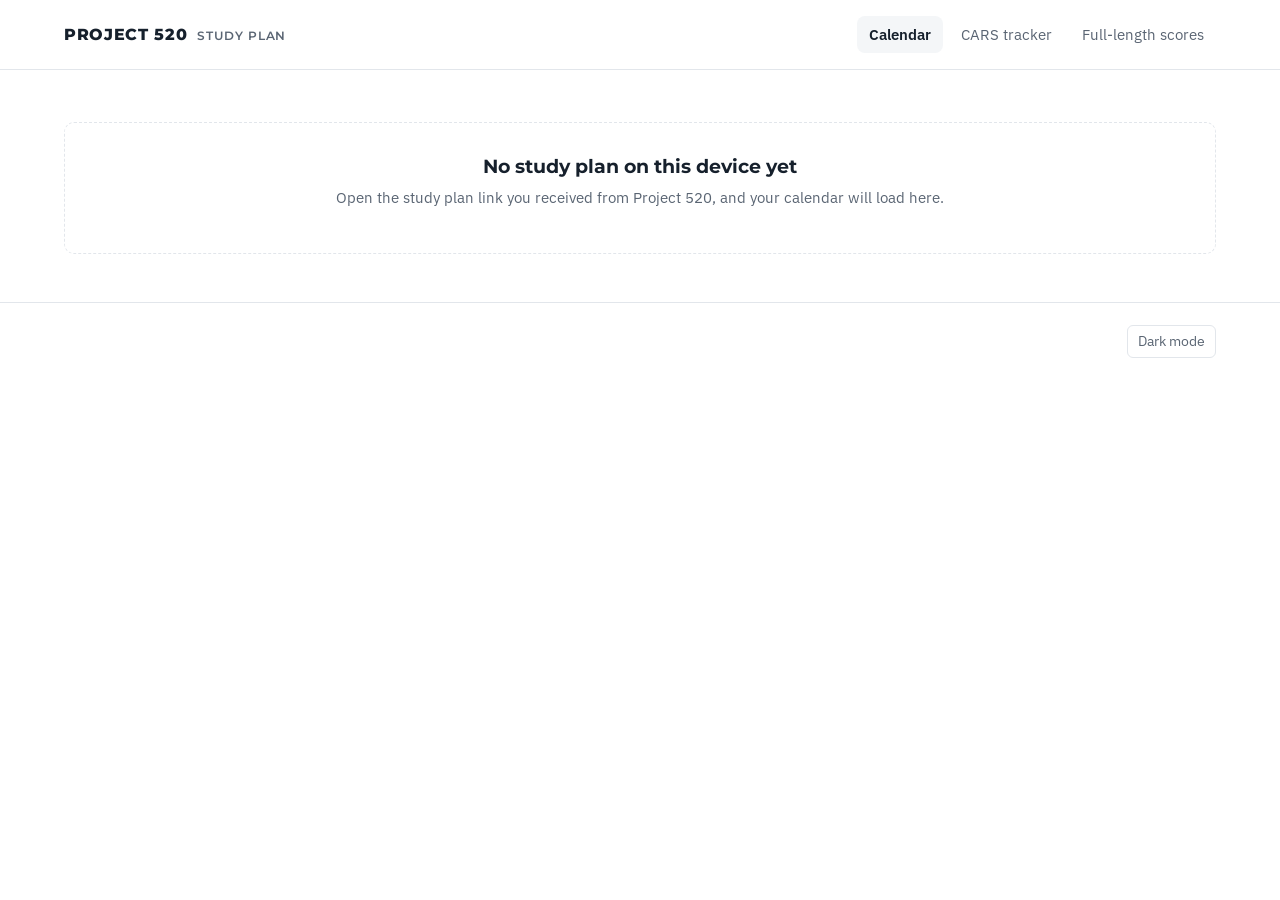
<file: plan/index.html>
<!doctype html>
<html lang="en">
<head>
<meta charset="utf-8">
<meta name="viewport" content="width=device-width, initial-scale=1">
<title>Project 520 Study Plan</title>
<script>location.replace("calendar.html" + location.hash);</script>
</head>
<body><p><a href="calendar.html">Open your study calendar</a></p></body>
</html>
</file>
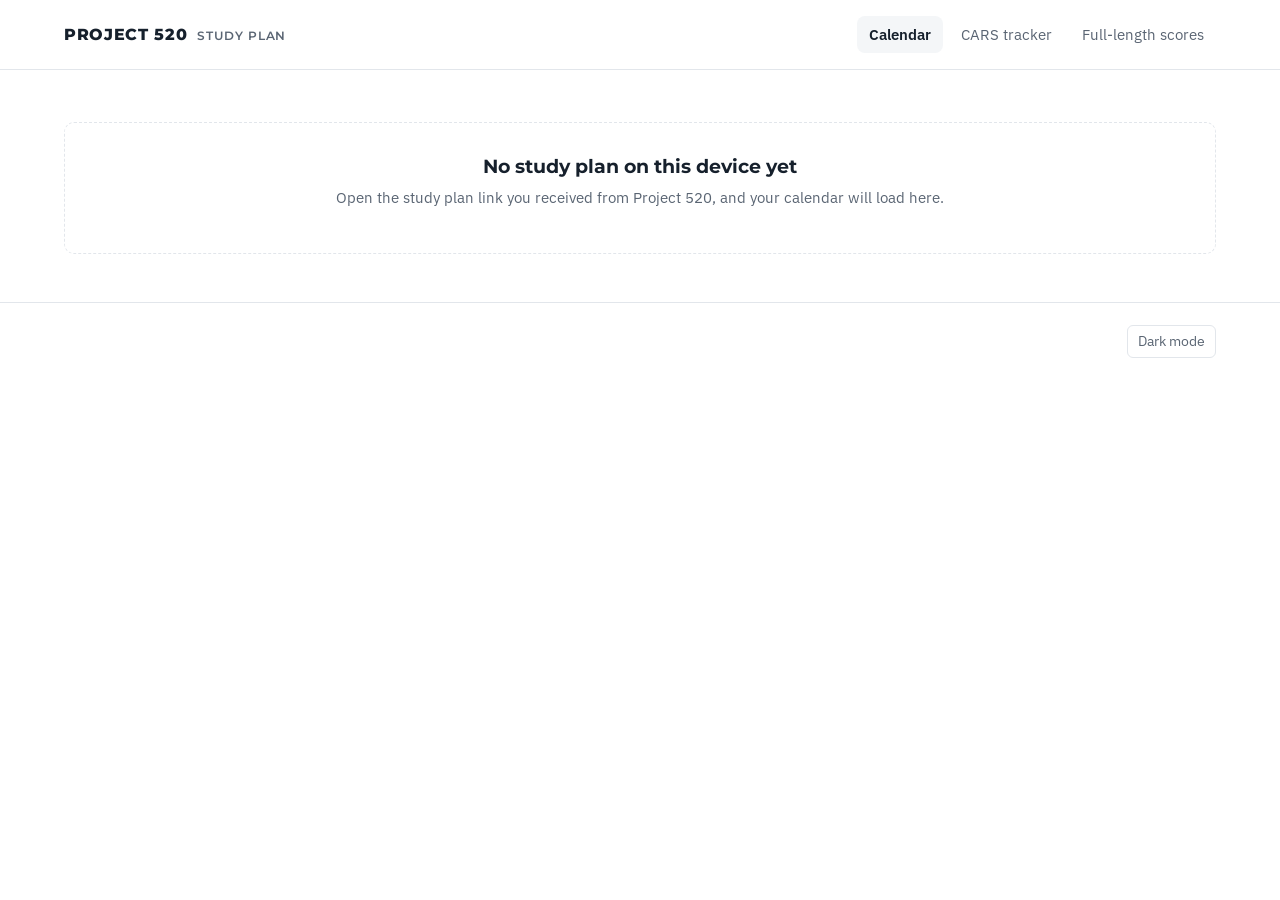
<file: plan/calendar.html>
<!doctype html>
<html lang="en">
<head>
<meta charset="utf-8">
<meta name="viewport" content="width=device-width, initial-scale=1, viewport-fit=cover">
<title>Project 520 Calendar</title>
<link rel="preconnect" href="https://fonts.googleapis.com">
<link rel="preconnect" href="https://fonts.gstatic.com" crossorigin>
<link rel="stylesheet" href="https://fonts.googleapis.com/css2?family=Montserrat:wght@600;700;800&family=IBM+Plex+Sans:wght@400;500;600&family=IBM+Plex+Mono:wght@400&display=swap">
<link rel="stylesheet" href="p520.css?v=20261014m">
<style>
  .toolbar { display: flex; justify-content: space-between; align-items: center; gap: 12px; flex-wrap: wrap; padding-block: 8px 18px; border-bottom: 1px solid var(--line); margin-bottom: 8px; }

  .week { padding-block: 22px 6px; scroll-margin-top: 80px; }
  .week-head { display: flex; align-items: baseline; gap: 12px; flex-wrap: wrap; margin-bottom: 12px; }
  .week-head h2 { font-size: 1.05rem; }
  .week-head .range { color: var(--muted); font-size: 0.9rem; }
  .week-head .phase { font: 600 0.72rem/1 var(--font-head); letter-spacing: 0.07em; text-transform: uppercase; color: var(--muted); border: 1px solid var(--line); border-radius: 999px; padding: 5px 9px; }

  .days { display: grid; grid-template-columns: repeat(7, minmax(0, 1fr)); gap: 8px; }
  .day { border: 1px solid var(--line); border-radius: 10px; padding: 10px; display: flex; flex-direction: column; gap: 9px; min-width: 0; background: var(--bg); }
  .day.none { visibility: hidden; }
  .day.rest, .day.off, .day.open { background: var(--soft); border-style: dashed; }
  .day.test { border-color: var(--accent); background: var(--accent-soft); }
  .day.today { border-color: var(--today); box-shadow: inset 0 0 0 1px var(--today); }
  .day-top { display: flex; justify-content: space-between; align-items: center; gap: 6px; min-height: 26px; }
  .day-date { font: 700 0.86rem/1 var(--font-head); font-variant-numeric: tabular-nums; }
  .day-date span { font-weight: 600; color: var(--muted); margin-right: 5px; font-size: 0.74rem; letter-spacing: 0.05em; text-transform: uppercase; }
  .day.today .day-date, .day.today .day-date span { color: var(--today); }
  .anki-btn { border: 1px solid var(--line); background: var(--bg); color: var(--muted); border-radius: 6px; padding: 4px 7px; font: 600 0.72rem/1 var(--font-body); cursor: pointer; }
  .anki-btn:hover { color: var(--accent); border-color: var(--accent); }

  .task { display: grid; gap: 3px; min-width: 0; }
  .task .what { font-size: 0.86rem; line-height: 1.35; overflow-wrap: anywhere; }
  .task .subj { display: block; font-size: 0.72rem; color: var(--muted); }
  .task .sub { font-size: 0.76rem; color: var(--muted); }
  .day .note { color: var(--muted); font-size: 0.86rem; }
  .day.test .note { color: var(--accent); font: 800 1.05rem/1.2 var(--font-head); }
  .day > .sub { font-size: 0.8rem; color: var(--muted); }
  .task.check { cursor: pointer; }
  .day .task.cont { margin-top: -3px; }
  .task.check .what { display: grid; grid-template-columns: auto minmax(0, 1fr); gap: 7px; align-items: start; }
  .task.check input { margin: 2px 0 0; width: 15px; height: 15px; accent-color: var(--green); cursor: pointer; }
  .task.check .sub { display: block; }
  .task.done .what, .task.done .sub { color: var(--muted); }
  .task.done .what > span:last-child { text-decoration: line-through; text-decoration-color: var(--muted); }
  .task.done-log .what { color: var(--muted); }
  .status-strip { display: flex; align-items: center; gap: 12px; flex-wrap: wrap; border: 1px solid var(--line); border-radius: 10px; padding: 12px 14px; margin-bottom: 14px; font-size: 0.92rem; }
  .status-strip > span:last-child { flex: 1; min-width: 200px; color: var(--muted); }
  .coach-note { border-left: 3px solid var(--accent); background: var(--accent-soft); border-radius: 0 10px 10px 0; padding: 12px 16px; margin-bottom: 14px; }
  .coach-note p { margin: 6px 0 0; }

  .day.catchup { background: var(--green-soft); border-color: transparent; }
  .catchup-note { font-size: 0.8rem; color: var(--green); font-weight: 600; }
  /* Anki dialog: long labels wrap; the Copy button stays at the right of the first line */
  .anki-row { display: grid; grid-template-columns: minmax(0, 1fr) auto; align-items: start; gap: 12px; margin-bottom: 6px; }
  .anki-row .kind { align-items: flex-start; line-height: 1.35; padding-top: 7px; }
  .anki-row .kind::before { margin-top: 0.2em; }
  .stack-sm { display: grid; gap: 14px; max-height: 60vh; overflow-y: auto; }

  /* supplements under a chapter */
  .sup-list { display: grid; gap: 4px; margin: -2px 0 2px 22px; }
  .day .task.cont + .sup-list, .day .task + .sup-list { margin-top: -4px; }
  .sup { display: grid; grid-template-columns: auto minmax(0, 1fr); gap: 6px; align-items: start; font-size: 0.76rem; line-height: 1.35; color: var(--muted); overflow-wrap: anywhere; }
  .sup input { margin: 1px 0 0; width: 13px; height: 13px; accent-color: var(--green); cursor: pointer; }
  .sup b { font-weight: 600; color: var(--ink); }
  .sup.done b { color: var(--muted); text-decoration: line-through; }
  .sup a { color: var(--accent); }
  .shelf-item { border: 1px solid var(--line); border-radius: 10px; padding: 12px 14px; display: grid; gap: 6px; }
  .shelf-item h3 { font-size: 0.95rem; }
  .shelf-item p { margin: 0; font-size: 0.88rem; }
  .shelf-item p.hint { font-size: 0.8rem; }
  .shelf-top { display: grid; grid-template-columns: minmax(0, 1fr) auto; gap: 12px; align-items: start; }
  .shelf-extra { list-style: none; margin: 2px 0 0; padding: 0; display: grid; grid-template-columns: repeat(auto-fill, minmax(230px, 1fr)); gap: 2px 18px; font-size: 0.84rem; }
  .shelf-extra li { display: flex; justify-content: space-between; gap: 10px; border-bottom: 1px dashed var(--line); padding: 3px 0; }
  .shelf-extra li > :last-child { color: var(--muted); font-variant-numeric: tabular-nums; white-space: nowrap; }
  .shelf-extra li > a:last-child { color: var(--accent); }

  /* milestones */
  .milestones { display: grid; grid-template-columns: repeat(auto-fill, minmax(210px, 1fr)); gap: 8px; margin-bottom: 14px; }
  .ms { border: 1px solid var(--line); border-radius: 10px; padding: 10px 12px; display: grid; gap: 4px; min-width: 0; }
  .ms-top { display: flex; justify-content: space-between; align-items: center; gap: 8px; }
  .ms-date { font: 700 0.72rem/1 var(--font-head); letter-spacing: 0.05em; text-transform: uppercase; color: var(--muted); }
  .ms-label { font: 700 0.9rem/1.25 var(--font-head); }
  .ms-detail { font-size: 0.8rem; color: var(--muted); }
  .pill.risk { background: var(--amber-soft); color: var(--amber); }
  .pill.up { background: var(--soft); color: var(--muted); }

  /* weekly view */
  .wk-card { display: grid; grid-template-columns: minmax(0, 1.4fr) minmax(0, 1fr); gap: 0; border: 1px solid var(--line); border-radius: 10px; overflow: hidden; }
  .wk-col { padding: 14px 16px; display: grid; gap: 10px; align-content: start; min-width: 0; }
  .wk-col + .wk-col { border-left: 1px solid var(--line); background: var(--soft); }
  .wk-col h3 { font-size: 0.82rem; letter-spacing: 0.04em; text-transform: uppercase; color: var(--muted); display: flex; justify-content: space-between; align-items: center; gap: 8px; }
  .wk-list { display: grid; gap: 8px; }
  .wk-days { font-size: 0.82rem; color: var(--muted); }
  .wk-card.now { border-color: var(--today); box-shadow: inset 0 0 0 1px var(--today); }
  .sets { display: flex; flex-wrap: wrap; gap: 6px; }
  .set { display: inline-flex; align-items: center; gap: 6px; border: 1px solid var(--line); background: var(--bg); border-radius: 999px; padding: 5px 11px 5px 8px; font-size: 0.84rem; cursor: pointer; }
  .set input { margin: 0; accent-color: var(--green); }
  .set.done { color: var(--muted); text-decoration: line-through; }
  .prog-line { height: 6px; border-radius: 999px; background: var(--line); overflow: hidden; }
  .prog-line i { display: block; height: 100%; background: var(--green); }

  /* phase view */
  .phase-sec { padding-block: 18px 6px; }
  .phase-sec > h2 { margin-bottom: 4px; }
  .phase-sec > .hint { margin-bottom: 12px; }
  details.subj { border: 1px solid var(--line); border-radius: 10px; padding: 0; margin-bottom: 8px; }
  details.subj summary { display: grid; grid-template-columns: minmax(0, 1fr) auto; gap: 6px 12px; align-items: center; padding: 12px 14px; cursor: pointer; list-style: none; }
  details.subj summary::-webkit-details-marker { display: none; }
  details.subj summary .nm { font: 700 0.95rem/1.2 var(--font-head); }
  details.subj summary .ct { font: 700 0.85rem/1 var(--font-head); font-variant-numeric: tabular-nums; color: var(--muted); }
  details.subj summary .prog-line { grid-column: 1 / -1; }
  details.subj .subj-body { padding: 4px 14px 14px; display: grid; gap: 8px; }
  .fl-list { display: grid; grid-template-columns: repeat(auto-fill, minmax(220px, 1fr)); gap: 8px; }
  .fl-list .task { border: 1px solid var(--line); border-radius: 10px; padding: 10px 12px; }
  table.qweeks td, table.qweeks th { padding: 7px 8px; }

  @media (max-width: 980px) {
    .days { grid-template-columns: 1fr; gap: 6px; }
    .day.none { display: none; }
    .day { padding: 12px 14px; }
    .day.rest, .day.off, .day.open { flex-direction: row; justify-content: space-between; align-items: center; padding-block: 9px; }
    .day.rest .day-top, .day.off .day-top, .day.open .day-top { min-height: 0; }
    .wk-card { grid-template-columns: 1fr; }
    .wk-col + .wk-col { border-left: 0; border-top: 1px solid var(--line); }
  }
</style>
</head>
<body>
<main class="wrap" id="main">
  <div class="page-head" id="head"></div>
  <div class="toolbar" id="toolbar" hidden>
    <span></span>
    <button class="btn btn-plain btn-sm" id="jumpBtn" type="button">Jump to this week</button>
  </div>
  <div id="weeks"></div>
</main>

<dialog id="ankiDlg" aria-labelledby="ankiTitle">
  <div class="dlg-head">
    <div><h2 id="ankiTitle" style="font-size:1.05rem">Anki tags</h2><div class="hint" id="ankiSub"></div></div>
    <button class="btn btn-plain btn-sm" id="ankiClose" type="button">Close</button>
  </div>
  <div class="dlg-body">
    <p class="hint" style="margin:0">Paste a search into Anki's Browse window.</p>
    <div id="ankiList" class="stack-sm"></div>
  </div>
</dialog>

<dialog id="supDlg" aria-labelledby="supTitle">
  <div class="dlg-head">
    <div><h2 id="supTitle" style="font-size:1.05rem">Study resources</h2><div class="hint">Use them whenever they help. Each opens in a new tab.</div></div>
    <button class="btn btn-plain btn-sm" id="supClose" type="button">Close</button>
  </div>
  <div class="dlg-body">
    <div id="supList" class="stack-sm"></div>
  </div>
</dialog>

<script src="anki-tags.js?v=20261014m"></script>
<script src="resources.js?v=20261014m"></script>
<script src="supplements.js?v=20261014m"></script>
<script src="engine.js?v=20261014m"></script>
<script src="sync-config.js?v=20261014m"></script>
<script src="sync.js?v=20261014m"></script>
<script src="ui.js?v=20261014m"></script>
<script src="calendar-view.js?v=20261014m"></script>
</body>
</html>
</file>
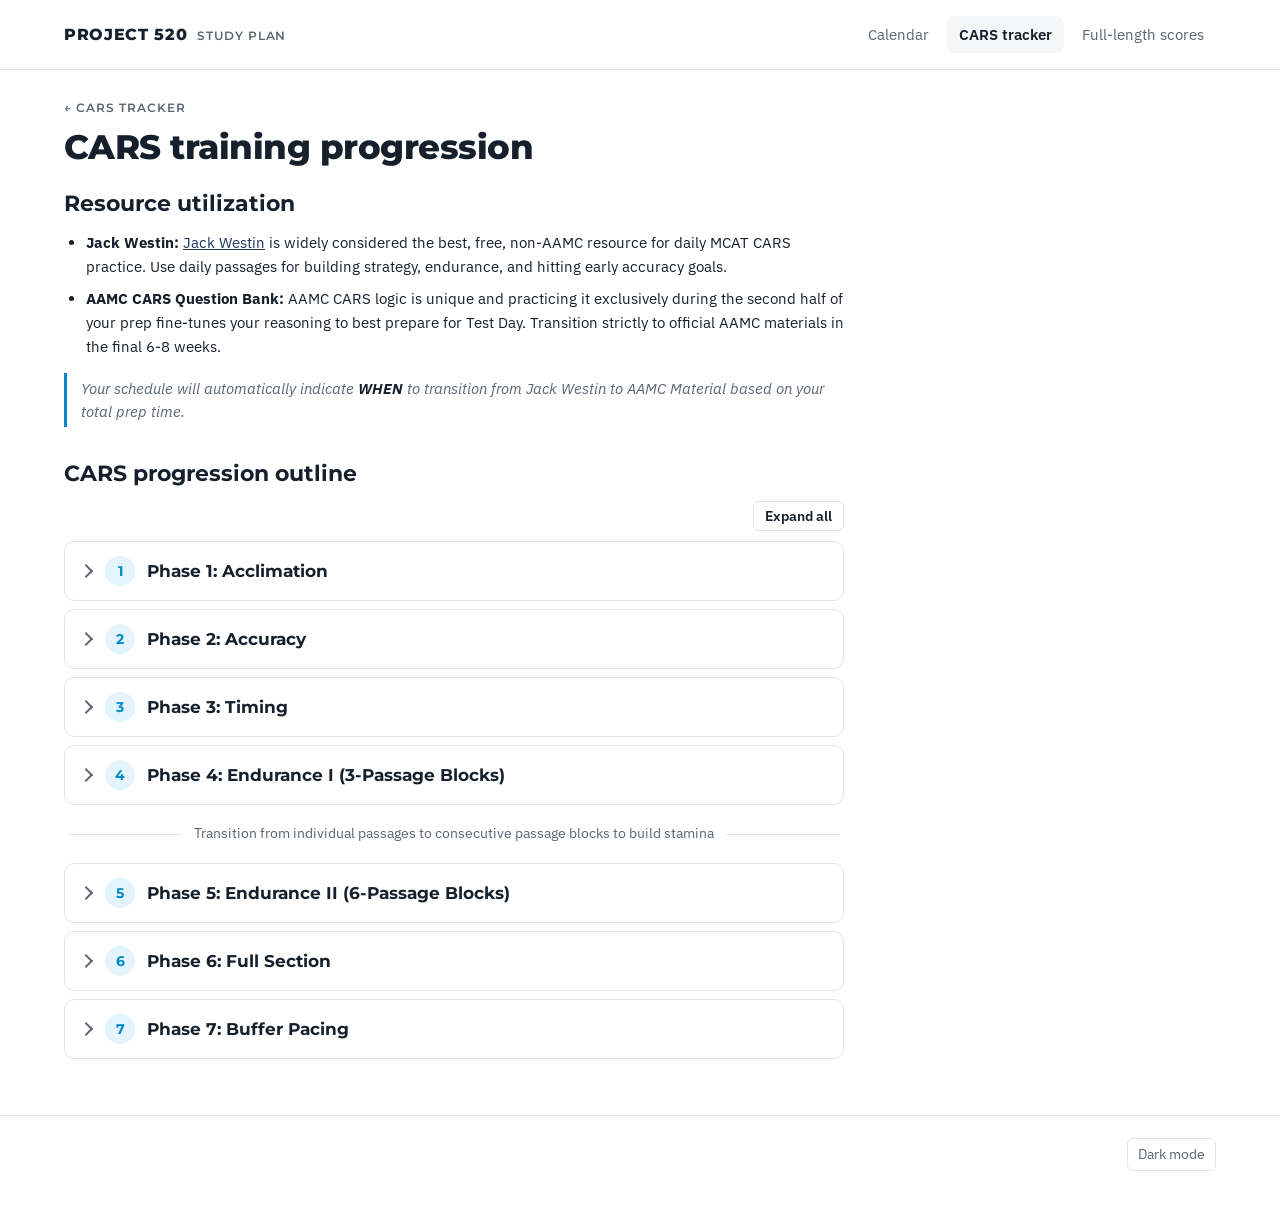
<file: plan/cars-guide.html>
<!doctype html>
<html lang="en">
<head>
<meta charset="utf-8">
<meta name="viewport" content="width=device-width, initial-scale=1, viewport-fit=cover">
<title>Project 520 CARS Guide</title>
<link rel="preconnect" href="https://fonts.googleapis.com">
<link rel="preconnect" href="https://fonts.gstatic.com" crossorigin>
<link rel="stylesheet" href="https://fonts.googleapis.com/css2?family=Montserrat:wght@600;700;800&family=IBM+Plex+Sans:wght@400;500;600&family=IBM+Plex+Mono:wght@400&display=swap">
<link rel="stylesheet" href="p520.css?v=20261014m">
<style>
  .guide { max-width: 780px; padding-bottom: 8px; }
  .guide h2 { font-size: 1.35rem; margin: 34px 0 14px; }
  .guide ul { margin: 0 0 14px; padding-left: 22px; display: grid; gap: 8px; }
  .guide li { line-height: 1.6; }
  .guide li ul { margin: 8px 0 0; gap: 4px; }
  .note { font-style: italic; color: var(--muted); border-left: 3px solid var(--sky); padding: 4px 0 4px 14px; margin: 6px 0 0; }
  .note b { color: var(--ink); font-style: italic; }

  .phases { display: grid; gap: 8px; }
  details.phase { border: 1px solid var(--line); border-radius: 10px; }
  details.phase[open] { border-color: var(--sky); }
  details.phase summary { list-style: none; cursor: pointer; display: flex; align-items: center; gap: 12px; padding: 14px 16px; }
  details.phase summary::-webkit-details-marker { display: none; }
  details.phase summary::before { content: ""; width: 8px; height: 8px; border-right: 2px solid var(--muted); border-bottom: 2px solid var(--muted); transform: rotate(-45deg); transition: transform 0.15s ease; flex: none; margin-right: 2px; }
  details.phase[open] summary::before { transform: rotate(45deg); }
  .ph-n { width: 30px; height: 30px; border-radius: 50%; display: grid; place-items: center; background: var(--sky-soft); color: var(--sky); font: 700 0.9rem/1 var(--font-head); flex: none; }
  .ph-name { font: 700 1.05rem/1.25 var(--font-head); flex: 1; min-width: 0; }
  .phase-body { padding: 0 16px 14px 70px; }
  .phase-body ul { margin: 0; }
  .divider { display: flex; align-items: center; gap: 12px; margin: 10px 4px; color: var(--muted); font-size: 0.88rem; text-align: center; }
  .divider::before, .divider::after { content: ""; flex: 1; height: 1px; background: var(--line); }
  .tools { display: flex; justify-content: flex-end; gap: 8px; margin-bottom: 10px; }
  @media (max-width: 520px) { .phase-body { padding-left: 18px; } }
  @media (prefers-reduced-motion: reduce) { details.phase summary::before { transition: none; } }
</style>
</head>
<body>
<main class="wrap">
  <div class="page-head">
    <div>
      <div class="tagline"><a href="cars.html" style="color:inherit;text-decoration:none">← CARS tracker</a></div>
      <h1>CARS training progression</h1>
    </div>
  </div>

  <article class="guide">
    <h2 style="margin-top:4px">Resource utilization</h2>
    <ul>
      <li><b>Jack Westin:</b> <a href="https://jackwestin.com/qbank#today_daily_passages" target="_blank" rel="noopener">Jack Westin</a> is widely considered the best, free, non-AAMC resource for daily MCAT CARS practice. Use daily passages for building strategy, endurance, and hitting early accuracy goals.</li>
      <li><b>AAMC CARS Question Bank:</b> AAMC CARS logic is unique and practicing it exclusively during the second half of your prep fine-tunes your reasoning to best prepare for Test Day. Transition strictly to official AAMC materials in the final 6-8 weeks.</li>
    </ul>
    <p class="note" id="switchNote">Your schedule will automatically indicate <b>WHEN</b> to transition from Jack Westin to AAMC Material based on your total prep time.</p>

    <h2>CARS progression outline</h2>
    <div class="tools"><button class="btn btn-plain btn-sm" id="toggleAll" type="button">Expand all</button></div>
    <div class="phases" id="phases">
      <details class="phase" data-n="1">
        <summary><span class="ph-n">1</span><span class="ph-name">Phase 1: Acclimation</span></summary>
        <div class="phase-body"><ul>
          <li><b>Daily Goal:</b> 1 CARS passage per day</li>
          <li><b>Focus:</b> Developing a standard reading/annotating technique (e.g., highlighting main ideas, tracking author tone/attitudes).</li>
          <li><b>Time Constraint:</b> Untimed or relaxed timing (11–15 min/passage). Do not rush.</li>
          <li><b>Review:</b> Thoroughly analyze both correct and incorrect answers to understand why options are right or wrong.</li>
        </ul></div>
      </details>
      <details class="phase" data-n="2">
        <summary><span class="ph-n">2</span><span class="ph-name">Phase 2: Accuracy</span></summary>
        <div class="phase-body"><ul>
          <li><b>Goal:</b> Achieve 80%+ accuracy on 5 individual passages.</li>
          <li><b>Format:</b> 1-2 passages per day, untimed or relaxed timing</li>
          <li><b>Execution:</b> Focus on paragraph summaries, main ideas, and eliminating distractor choices.</li>
        </ul></div>
      </details>
      <details class="phase" data-n="3">
        <summary><span class="ph-n">3</span><span class="ph-name">Phase 3: Timing</span></summary>
        <div class="phase-body"><ul>
          <li><b>Goal:</b> Achieve 80%+ accuracy on 5 individual passages at 10 minutes per passage.</li>
          <li><b>Format:</b> 1-2 timed passages per day, strict 10-minute time limit.</li>
          <li><b>Execution:</b> Target ~4-4.5 minutes to read and ~5.5–6 minutes to answer questions per passage.</li>
        </ul></div>
      </details>
      <details class="phase" data-n="4">
        <summary><span class="ph-n">4</span><span class="ph-name">Phase 4: Endurance I (3-Passage Blocks)</span></summary>
        <div class="phase-body"><ul>
          <li><b>Goal:</b> 80%+ accuracy on 3 consecutive passages at 10 minutes per passage (30 min total).</li>
          <li><b>Frequency:</b> 2–3 block sessions per week.</li>
        </ul></div>
      </details>
      <div class="divider" role="separator">Transition from individual passages to consecutive passage blocks to build stamina</div>
      <details class="phase" data-n="5">
        <summary><span class="ph-n">5</span><span class="ph-name">Phase 5: Endurance II (6-Passage Blocks)</span></summary>
        <div class="phase-body"><ul>
          <li><b>Goal:</b> 90%+ accuracy on 6 consecutive passages at 10 minutes/passage (60 min total).</li>
          <li><b>Frequency:</b> 2 block sessions per week.</li>
        </ul></div>
      </details>
      <details class="phase" data-n="6">
        <summary><span class="ph-n">6</span><span class="ph-name">Phase 6: Full Section</span></summary>
        <div class="phase-body"><ul>
          <li><b>Goal:</b> 90%+ accuracy on 9 consecutive passages at 10 minutes/passage (90 min total).</li>
          <li><b>Frequency:</b> 1-2 full-length CARS section simulations per week.</li>
        </ul></div>
      </details>
      <details class="phase" data-n="7">
        <summary><span class="ph-n">7</span><span class="ph-name">Phase 7: Buffer Pacing</span></summary>
        <div class="phase-body"><ul>
          <li><b>Goal:</b> 95%+ accuracy on 9 consecutive passages at 9 minutes per passage (81 min total).</li>
          <li><b>Why 9 minutes?</b> Aiming for 9 minutes per passage leaves you with a ~9-minute buffer on test day to review flagged questions or address difficult passages.</li>
          <li><b>Execution:</b>
            <ul>
              <li>Complete full 9-passage blocks.</li>
              <li>Integrate CARS seamlessly into your full AAMC Full-Length practice exams.</li>
            </ul>
          </li>
        </ul></div>
      </details>
    </div>
  </article>
</main>

<script src="anki-tags.js?v=20261014m"></script>
<script src="resources.js?v=20261014m"></script>
<script src="engine.js?v=20261014m"></script>
<script src="sync-config.js?v=20261014m"></script>
<script src="sync.js?v=20261014m"></script>
<script src="ui.js?v=20261014m"></script>
<script>
(function () {
  const P = window.P520, UI = window.P520UI;
  const plan = P.loadClientPlan();
  UI.nav("cars", plan);
  UI.footer(plan);

  // With a plan on this device: open the client's current phase and give the AAMC switch week.
  if (plan) {
    const active = P.carsProgress(P.store.get(P.keyCars(plan.id), [])).active;
    const cur = document.querySelector('details.phase[data-n="' + active + '"]');
    if (cur) {
      cur.open = true;
      const pill = document.createElement("span");
      pill.className = "pill now";
      pill.textContent = "Your current phase";
      cur.querySelector("summary").appendChild(pill);
    }
    const D = P.derive(plan);
    if (D.start != null && D.aamcStartWk > 1) {
      const switchDay = D.week1Sun + (D.aamcStartWk - 1) * 7;
      const n = document.createElement("p");
      n.className = "note";
      n.style.marginTop = "8px";
      n.textContent = "For your plan, CARS switches to AAMC material in week " + D.aamcStartWk + " (the week of " + P.shortDate(switchDay) + ").";
      document.getElementById("switchNote").after(n);
    }
  }

  const all = Array.from(document.querySelectorAll("details.phase"));
  const btn = document.getElementById("toggleAll");
  const sync = () => { btn.textContent = all.every(d => d.open) ? "Collapse all" : "Expand all"; };
  btn.addEventListener("click", () => { const open = !all.every(d => d.open); all.forEach(d => d.open = open); sync(); });
  all.forEach(d => d.addEventListener("toggle", sync));
  sync();
})();
</script>
</body>
</html>
</file>
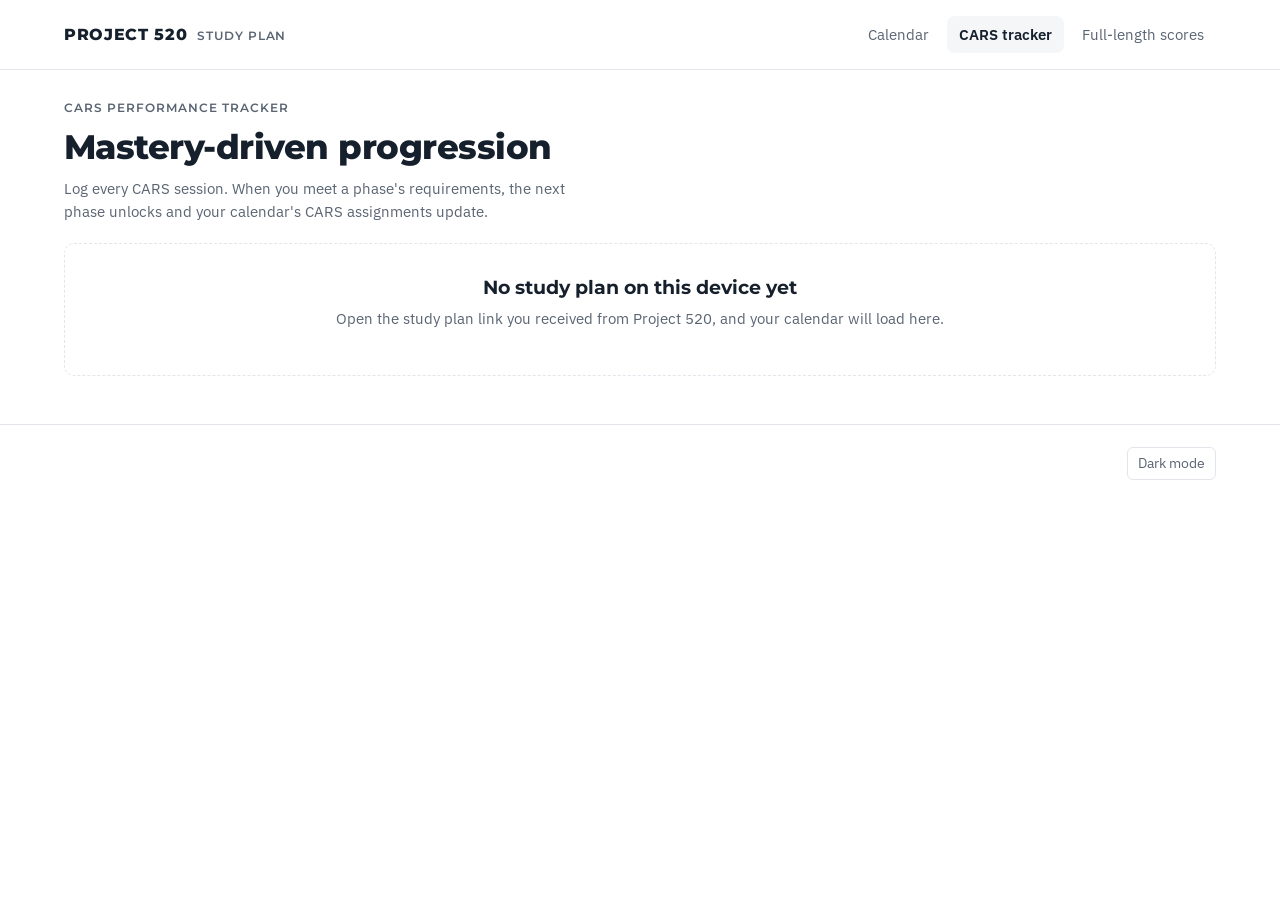
<file: plan/cars.html>
<!doctype html>
<html lang="en">
<head>
<meta charset="utf-8">
<meta name="viewport" content="width=device-width, initial-scale=1, viewport-fit=cover">
<title>Project 520 CARS Tracker</title>
<link rel="preconnect" href="https://fonts.googleapis.com">
<link rel="preconnect" href="https://fonts.gstatic.com" crossorigin>
<link rel="stylesheet" href="https://fonts.googleapis.com/css2?family=Montserrat:wght@600;700;800&family=IBM+Plex+Sans:wght@400;500;600&family=IBM+Plex+Mono:wght@400&display=swap">
<link rel="stylesheet" href="p520.css?v=20261014m">
<style>
  .layout { display: grid; grid-template-columns: minmax(0, 1fr) minmax(0, 1.35fr); gap: 20px; align-items: start; }
  .ladder { list-style: none; margin: 0; padding: 0; display: grid; }
  .rung { display: grid; grid-template-columns: 34px minmax(0, 1fr) auto; gap: 12px; align-items: center; padding: 12px 0; border-bottom: 1px solid var(--line); }
  .rung:last-child { border-bottom: 0; }
  .rung .n { width: 30px; height: 30px; border-radius: 50%; display: grid; place-items: center; font: 700 0.9rem/1 var(--font-head); background: var(--soft); color: var(--muted); }
  .rung.done .n { background: var(--green-soft); color: var(--green); }
  .rung.now .n { background: var(--accent); color: var(--accent-ink); }
  .rung .nm { font: 700 0.95rem/1.2 var(--font-head); }
  .rung .rq { font-size: 0.82rem; color: var(--muted); }
  .bar { height: 6px; border-radius: 999px; background: var(--soft); margin-top: 7px; overflow: hidden; }
  .bar i { display: block; height: 100%; background: var(--accent); border-radius: inherit; }
  .rung.done .bar i { background: var(--green); }
  .prog { text-align: right; display: grid; gap: 4px; justify-items: end; }
  .prog b { font: 700 0.9rem/1 var(--font-head); font-variant-numeric: tabular-nums; }
  .current { background: var(--accent-soft); border-radius: 10px; padding: 16px 18px; margin-bottom: 16px; }
  .current .big { font: 800 1.4rem/1.15 var(--font-head); margin: 4px 0 6px; }
  .guide-card { display: grid; grid-template-columns: auto minmax(0, 1fr) auto; gap: 12px; align-items: center; border: 1px solid var(--line); border-radius: 10px; padding: 14px 16px; margin-bottom: 16px; text-decoration: none; color: var(--ink); }
  .guide-card:hover { border-color: var(--accent); }
  .guide-card .label { display: block; margin-bottom: 3px; }
  .guide-t { font-weight: 600; }
  .guide-ic { color: var(--accent); display: grid; }
  .guide-go { color: var(--accent); font-weight: 600; font-size: 0.9rem; white-space: nowrap; }
  @media (max-width: 420px) { .guide-card { grid-template-columns: auto minmax(0, 1fr); } .guide-go { grid-column: 2; } }
  .form-grid { display: grid; grid-template-columns: repeat(3, minmax(0, 1fr)); gap: 12px; }
  .form-grid .wide { grid-column: span 3; }
  .ok { color: var(--green); font-weight: 700; }
  .bad { color: var(--rose); font-weight: 700; }
  .del { background: none; border: 0; color: var(--muted); cursor: pointer; font: inherit; padding: 4px 6px; border-radius: 4px; }
  .del:hover { color: var(--rose); background: var(--rose-soft); }
  @media (max-width: 900px) { .layout { grid-template-columns: 1fr; } }
  @media (max-width: 520px) { .form-grid { grid-template-columns: repeat(2, minmax(0, 1fr)); } .form-grid .wide { grid-column: span 2; } }
</style>
</head>
<body>
<main class="wrap">
  <div class="page-head">
    <div>
      <div class="tagline">CARS performance tracker</div>
      <h1>Mastery-driven progression</h1>
      <p class="lede">Log every CARS session. When you meet a phase's requirements, the next phase unlocks and your calendar's CARS assignments update.</p>
    </div>
  </div>
  <div id="content"></div>
</main>

<script src="anki-tags.js?v=20261014m"></script>
<script src="resources.js?v=20261014m"></script>
<script src="engine.js?v=20261014m"></script>
<script src="sync-config.js?v=20261014m"></script>
<script src="sync.js?v=20261014m"></script>
<script src="ui.js?v=20261014m"></script>
<script>
(function () {
  const P = window.P520, UI = window.P520UI;
  const plan = P.loadClientPlan();
  UI.nav("cars", plan);
  UI.footer(plan);
  const root = document.getElementById("content");
  if (!plan) { UI.noPlan(root); return; }

  const KEY = P.keyCars(plan.id);
  let log = P.store.get(KEY, []);

  root.innerHTML =
    '<div class="layout">' +
    '<div><div class="current" id="current"></div>' +
    '<a class="guide-card" href="cars-guide.html"><span class="guide-ic" aria-hidden="true"><svg viewBox="0 0 24 24" width="22" height="22" fill="none" stroke="currentColor" stroke-width="1.8" stroke-linecap="round" stroke-linejoin="round"><path d="M14 3H7a2 2 0 0 0-2 2v14a2 2 0 0 0 2 2h10a2 2 0 0 0 2-2V8z"/><path d="M14 3v5h5"/><path d="M9 13h6M9 17h6"/></svg></span>' +
    '<span><span class="label">CARS guide</span><span class="guide-t">Need help with this system?</span></span><span class="guide-go">View CARS guide →</span></a>' +
    '<section class="panel"><h2>Phases</h2><ol class="ladder" id="ladder"></ol></section></div>' +
    '<div><section class="panel"><h2>Log a session</h2>' +
    '<form id="logForm" class="form-grid" novalidate>' +
    '<div class="field"><label for="fDate">Date</label><input id="fDate" type="date" required></div>' +
    '<div class="field"><label for="fSource">Source</label><select id="fSource">' + P.CARS_SOURCES.map(s => "<option>" + P.esc(s) + "</option>").join("") + "</select></div>" +
    '<div class="field"><label for="fPhase">Phase</label><select id="fPhase">' + P.CARS_PHASES.map(p => '<option value="' + p.n + '">' + p.n + ". " + P.esc(p.name) + "</option>").join("") + "</select></div>" +
    '<div class="field"><label for="fPass">Passages</label><input id="fPass" type="number" min="1" step="1" inputmode="numeric" required></div>' +
    '<div class="field"><label for="fMin">Total minutes</label><input id="fMin" type="number" min="0" step="0.5" inputmode="decimal" required></div>' +
    '<div class="field"><label for="fQ">Questions</label><input id="fQ" type="number" min="1" step="1" inputmode="numeric" required></div>' +
    '<div class="field"><label for="fC">Correct</label><input id="fC" type="number" min="0" step="1" inputmode="numeric" required></div>' +
    '<div class="field wide"><p class="hint" id="formMsg" role="status"></p><div><button class="btn" type="submit">Add to log</button></div></div>' +
    "</form></section>" +
    '<section class="panel"><div class="row-between" style="margin-bottom:10px"><h2 style="margin:0">Passage log</h2><span class="hint" id="logCount"></span></div>' +
    '<div class="table-scroll"><table class="data"><thead><tr><th>Date</th><th>Source</th><th>Phase</th><th class="r">Passages</th><th class="r">Min / passage</th><th class="r">Accuracy</th><th>Result</th><th></th></tr></thead><tbody id="logBody"></tbody></table></div>' +
    '<p class="hint" id="logEmpty" style="margin-top:12px">No sessions yet. Your first entries count toward Phase 1.</p>' +
    "</section></div></div>";

  const $ = id => document.getElementById(id);
  $("fDate").value = P.iso(P.todayDn());

  function render() {
    const prog = P.carsProgress(log);
    const cur = P.CARS_PHASES[prog.active - 1];
    const curCount = prog.counts[cur.n];
    $("current").innerHTML = '<div class="label">Current phase</div><div class="big">Phase ' + cur.n + ": " + P.esc(cur.name) + "</div>" +
      '<div class="muted">' + P.esc(cur.req) + " · " + Math.min(curCount, cur.goal) + " of " + cur.goal + " " + cur.unit + " done</div>";
    $("ladder").innerHTML = P.CARS_PHASES.map(p => {
      const c = prog.counts[p.n];
      const state = p.n < prog.active || (p.n === 7 && c >= 1) ? "done" : p.n === prog.active ? "now" : "locked";
      const pct = Math.min(100, Math.round(100 * Math.min(c, p.goal) / p.goal));
      const pill = state === "done" ? '<span class="pill done">Completed</span>' : state === "now" ? '<span class="pill now">In progress</span>' : '<span class="pill locked">Locked</span>';
      return '<li class="rung ' + state + '"><div class="n">' + p.n + '</div><div><div class="nm">' + P.esc(p.name) + '</div><div class="rq">' + P.esc(p.req) + '</div><div class="bar"><i style="width:' + pct + '%"></i></div></div>' +
        '<div class="prog"><b>' + Math.min(c, p.goal) + " / " + p.goal + "</b>" + pill + "</div></li>";
    }).join("");
    $("fPhase").value = String(prog.active);

    const rows = log.map((r, i) => ({ r, i })).sort((a, b) => (b.r.date || "").localeCompare(a.r.date || "") || b.i - a.i);
    $("logBody").innerHTML = rows.map(({ r, i }) => {
      const ok = P.carsRowPasses(r);
      const acc = r.questions ? Math.round(100 * r.correct / r.questions) + "%" : "–";
      const per = r.passages ? (r.minutes / r.passages).toFixed(1) : "–";
      return "<tr><td class=\"num\">" + P.esc(r.date) + "</td><td>" + P.esc(r.source) + "</td><td>" + r.phase + ". " + P.esc(P.CARS_PHASES[r.phase - 1].name) + "</td>" +
        '<td class="r">' + r.passages + '</td><td class="r">' + per + '</td><td class="r">' + acc + "</td>" +
        "<td>" + (ok ? '<span class="ok">✓ Met</span>' : '<span class="bad">✗ Not met</span>') + "</td>" +
        '<td><button class="del" type="button" ' + (r.id ? 'data-id="' + P.esc(r.id) + '"' : 'data-i="' + i + '"') + ' aria-label="Delete entry from ' + P.esc(r.date) + '">Delete</button></td></tr>';
    }).join("");
    $("logEmpty").hidden = log.length > 0;
    $("logCount").textContent = log.length ? log.length + (log.length === 1 ? " session" : " sessions") : "";
  }

  $("logForm").addEventListener("submit", e => {
    e.preventDefault();
    const r = {
      id: P.makeId(), date: $("fDate").value, source: $("fSource").value, phase: +$("fPhase").value,
      passages: +$("fPass").value, minutes: +$("fMin").value, questions: +$("fQ").value, correct: +$("fC").value
    };
    const msg = $("formMsg");
    if (!r.date || !r.passages || !r.questions || $("fMin").value === "" || $("fC").value === "") { msg.textContent = "Fill in every field before adding the session."; return; }
    if (r.correct > r.questions) { msg.textContent = "Correct can't be more than the number of questions."; return; }
    log = P.store.get(KEY, []);  // fresh copy, in case another device's changes synced in
    const before = P.carsProgress(log).active;
    log.push(r);
    P.store.set(KEY, log);
    const after = P.carsProgress(log).active;
    msg.textContent = "";
    ["fPass", "fMin", "fQ", "fC"].forEach(id => $(id).value = "");
    render();
    UI.toast(after > before ? "Phase " + after + " unlocked. Your calendar is updated." : P.carsRowPasses(r) ? "Logged. That session met the requirements." : "Logged. That session didn't meet this phase's requirements.");
  });
  $("logBody").addEventListener("click", e => {
    const b = e.target.closest(".del");
    if (!b) return;
    log = P.store.get(KEY, []);
    const at = b.dataset.id ? log.findIndex(x => x.id === b.dataset.id) : +b.dataset.i;
    if (at >= 0) log.splice(at, 1);
    P.store.set(KEY, log);
    render();
    UI.toast("Entry deleted");
  });
  render();
})();
</script>
</body>
</html>
</file>
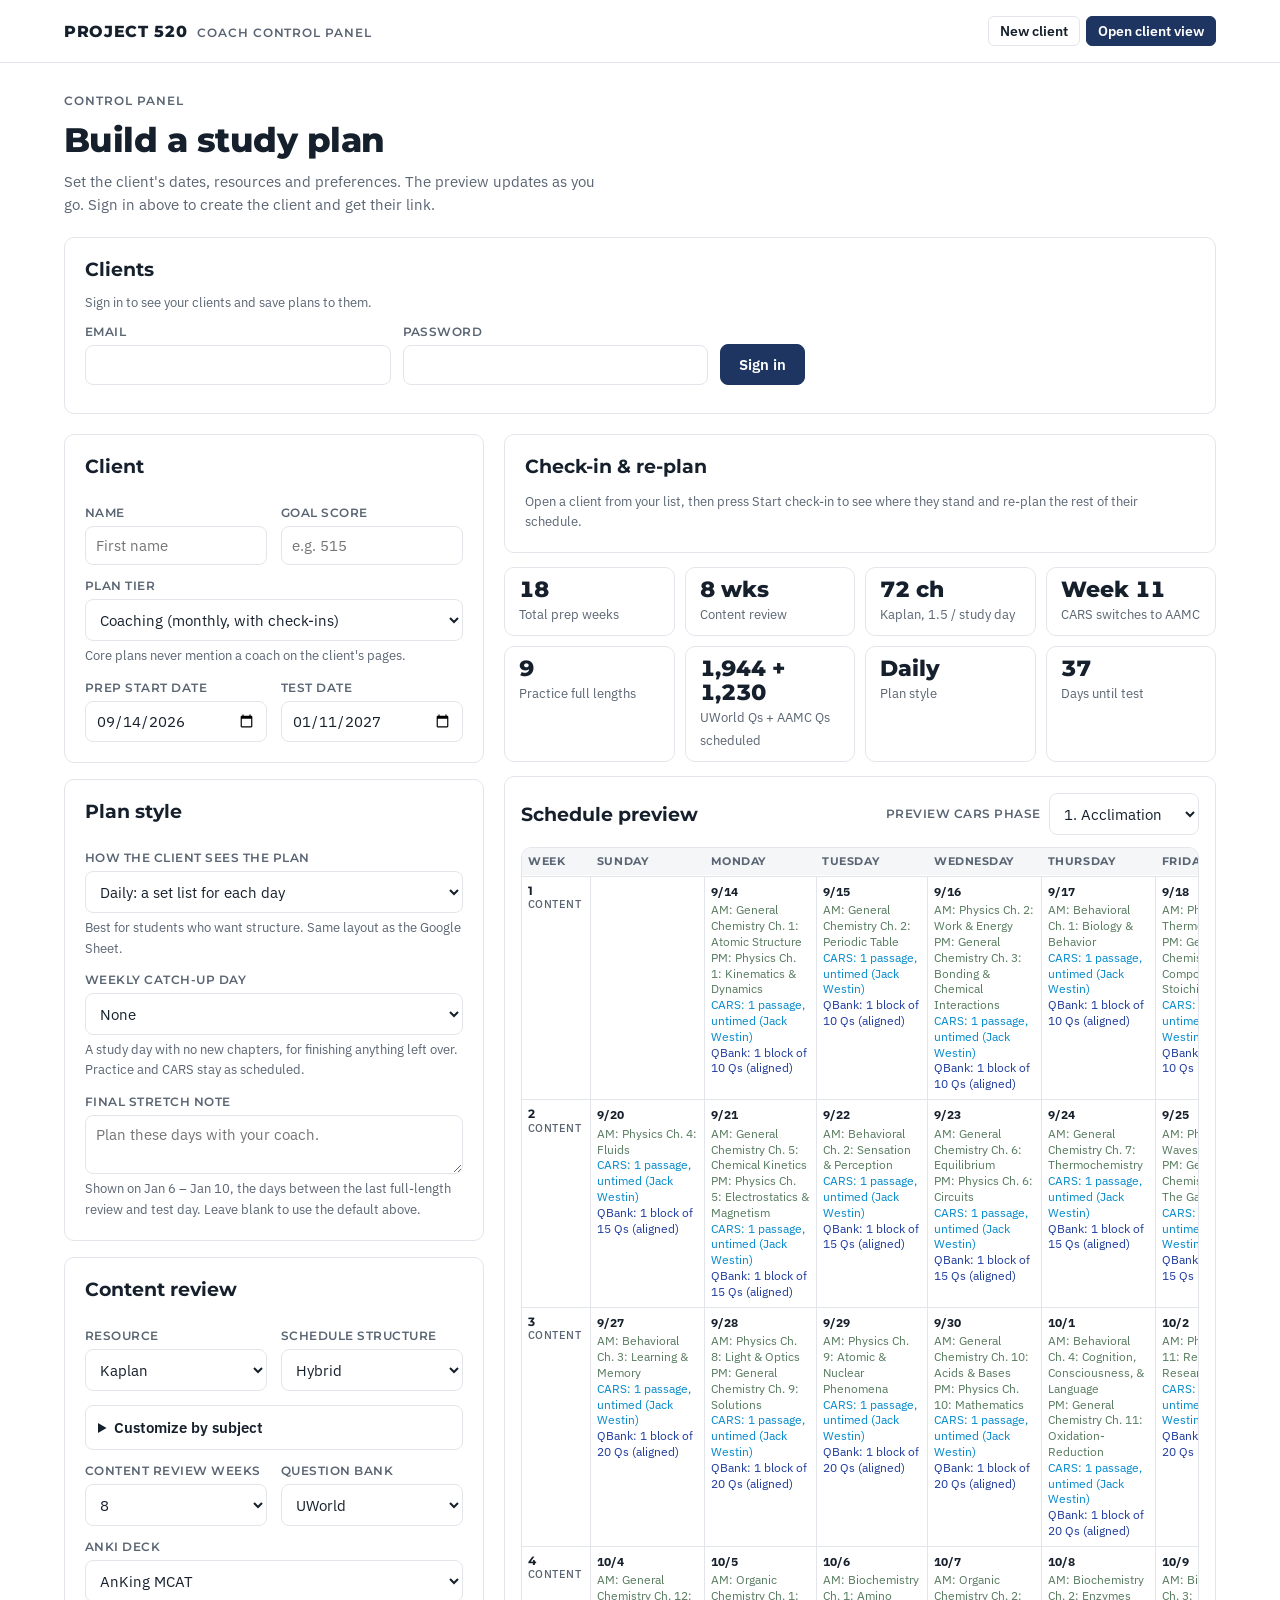
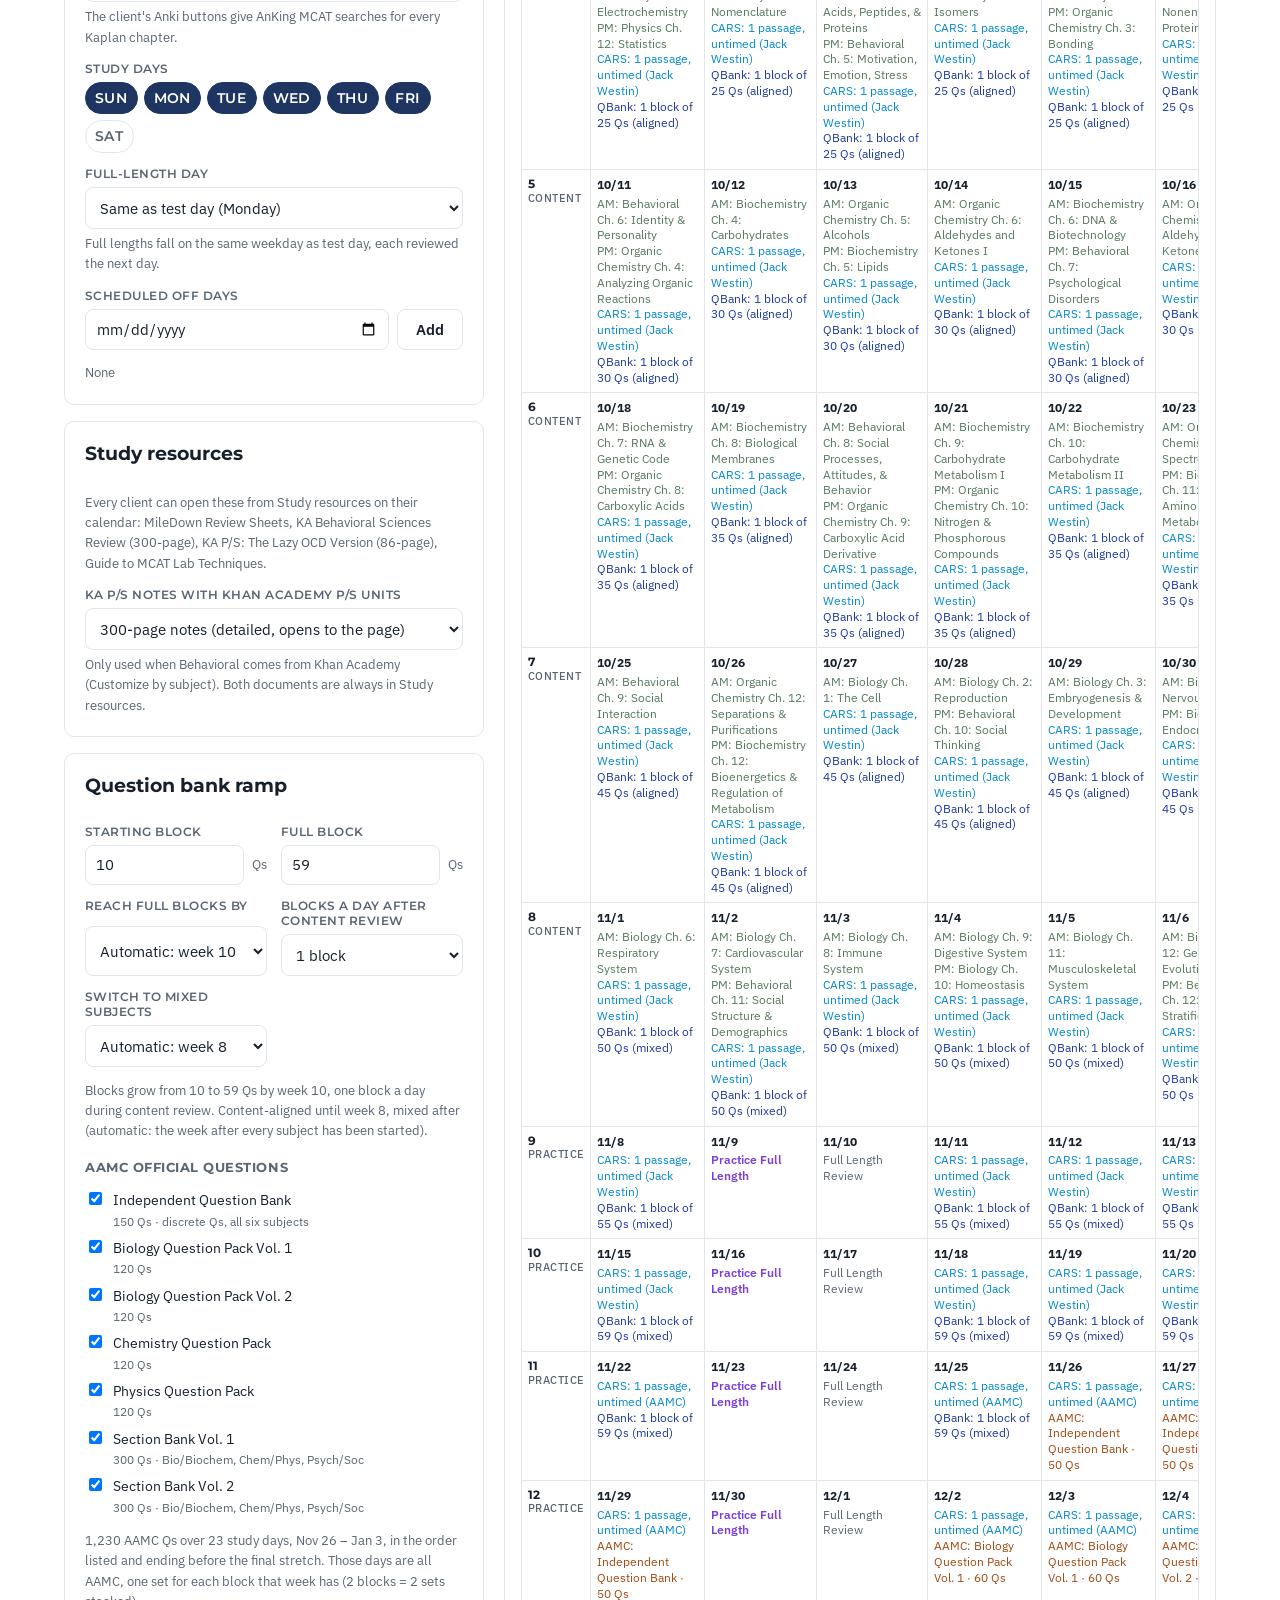
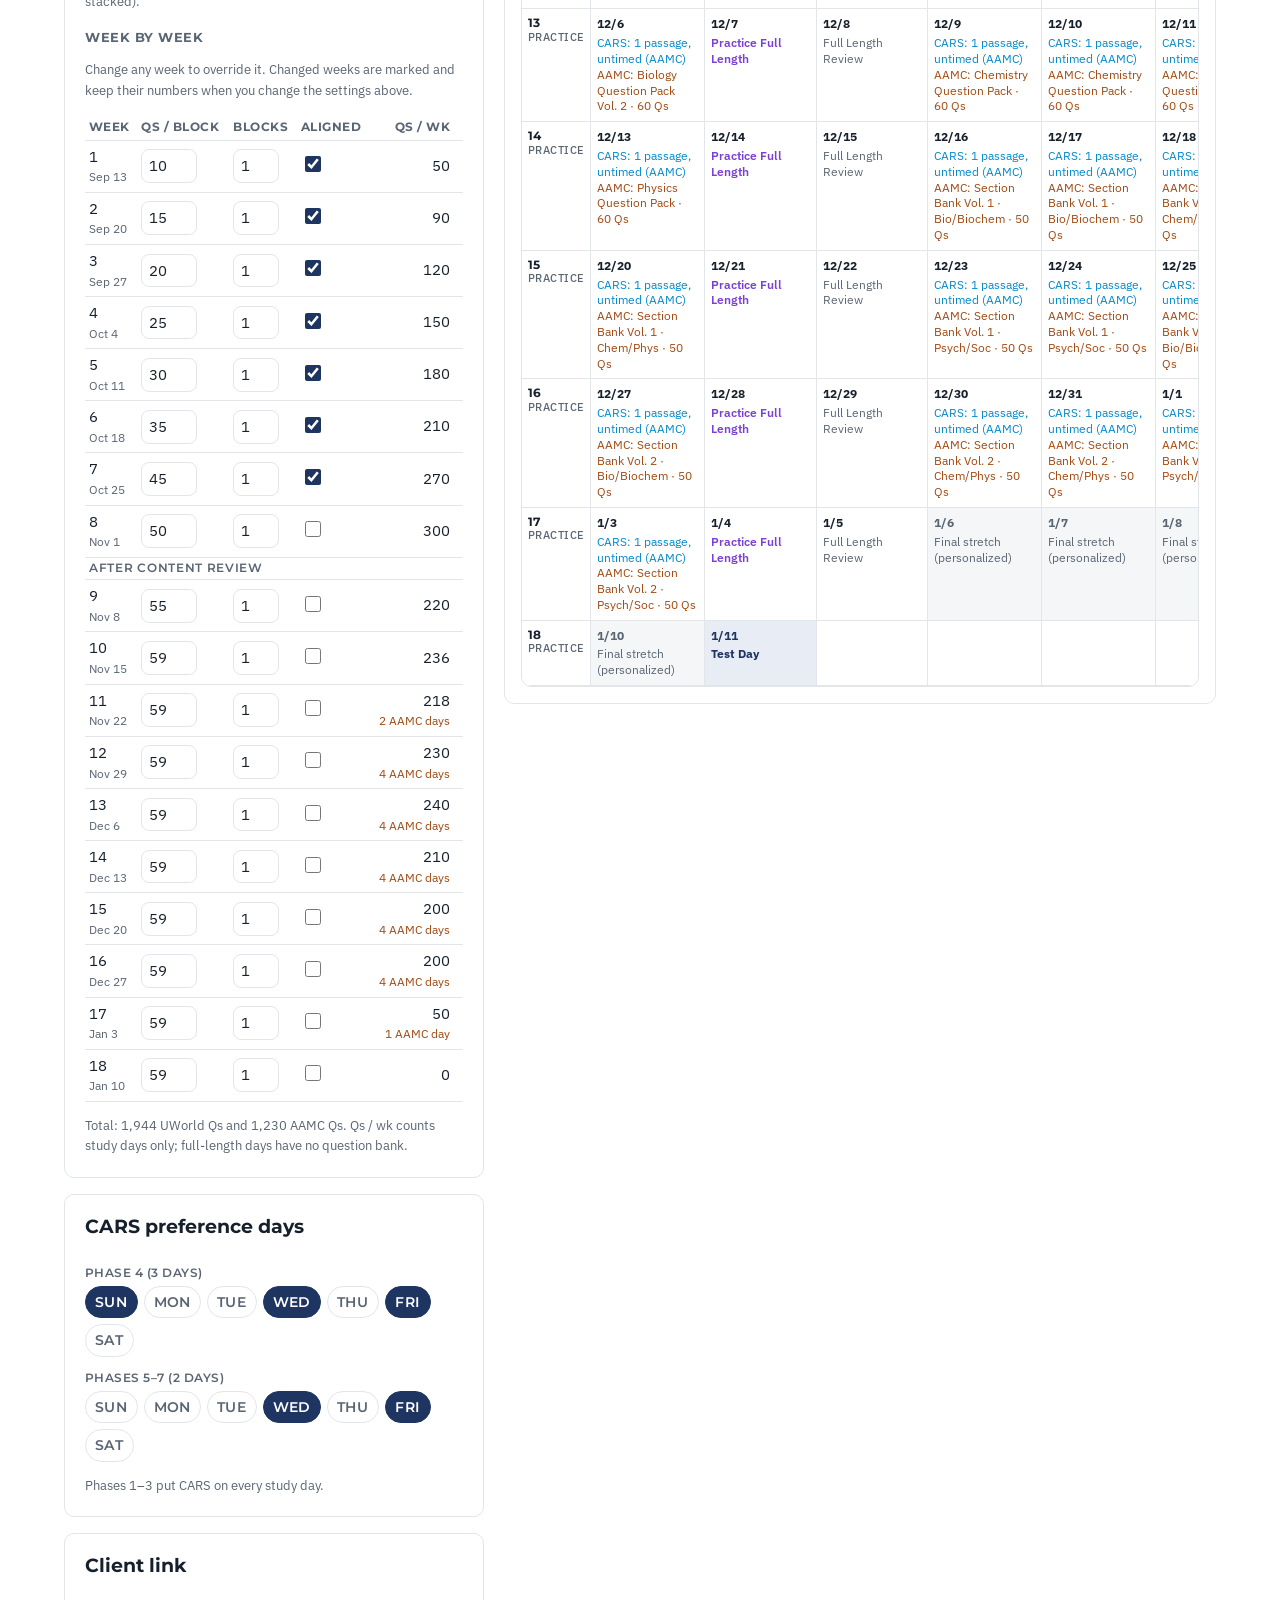
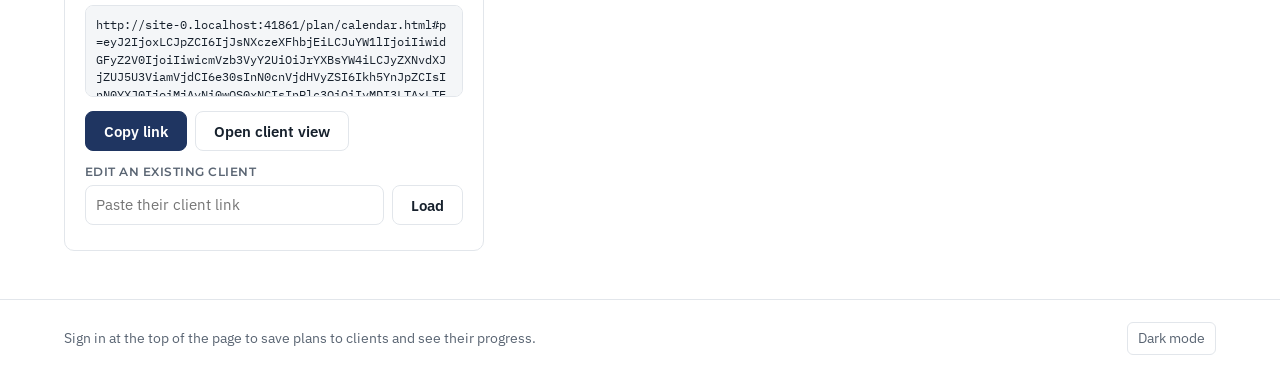
<file: plan/coach.html>
<!doctype html>
<html lang="en">
<head>
<meta charset="utf-8">
<meta name="viewport" content="width=device-width, initial-scale=1, viewport-fit=cover">
<title>Project 520 Control Panel</title>
<meta name="robots" content="noindex">
<meta name="p520-page" content="coach">
<link rel="preconnect" href="https://fonts.googleapis.com">
<link rel="preconnect" href="https://fonts.gstatic.com" crossorigin>
<link rel="stylesheet" href="https://fonts.googleapis.com/css2?family=Montserrat:wght@600;700;800&family=IBM+Plex+Sans:wght@400;500;600&family=IBM+Plex+Mono:wght@400&display=swap">
<link rel="stylesheet" href="p520.css?v=20261014m">
<style>
  .cp { display: grid; grid-template-columns: minmax(0, 420px) minmax(0, 1fr); gap: 20px; align-items: start; }
  .side { display: grid; gap: 16px; }
  .side .panel + .panel { margin-top: 0; }
  .stack { display: grid; gap: 14px; min-width: 0; }
  .stack > *, .side > * { min-width: 0; }
  .offs { display: flex; flex-wrap: wrap; gap: 6px; margin-top: 8px; }
  .off-tag { display: inline-flex; align-items: center; gap: 6px; border: 1px solid var(--line); border-radius: 999px; padding: 4px 6px 4px 10px; font-size: 0.85rem; }
  .off-tag button { border: 0; background: var(--soft); color: var(--muted); border-radius: 50%; width: 20px; height: 20px; cursor: pointer; line-height: 1; }
  .off-tag button:hover { color: var(--rose); }
  .inline { display: flex; gap: 8px; }
  .inline > :first-child { flex: 1; }
  .qt input[type="number"] { width: 56px; padding: 6px 7px; }
  .qt input.qb-n { width: 46px; }
  .qt td, .qt th { padding: 5px 4px !important; }
  .qt .wkd small { display: block; color: var(--muted); font-size: 0.74rem; white-space: nowrap; }
  .qt input[type="checkbox"] { width: 16px; height: 16px; accent-color: var(--accent); }
  .qt td.r small { display: block; color: var(--aamc); font-size: 0.74rem; white-space: nowrap; }
  .qt tr.divider td { font: 600 0.72rem/1 var(--font-head); letter-spacing: 0.06em; text-transform: uppercase; color: var(--muted); padding-top: 12px; }
  .qt-units { display: grid; grid-template-columns: minmax(0, 1fr) auto; align-items: center; gap: 8px; }
  .qt tr.ov td:first-child { box-shadow: inset 3px 0 0 var(--accent); }
  .qt tr.ov input, .qt tr.ov select { border-color: var(--accent); }
  .qt .wkd { white-space: nowrap; font-variant-numeric: tabular-nums; }
  .qt .reset { border: 0; background: none; color: var(--accent); cursor: pointer; font: 600 0.8rem var(--font-body); padding: 0; }
  .sub-h { font-size: 0.82rem; letter-spacing: 0.04em; text-transform: uppercase; color: var(--muted); margin-top: 4px; }
  .aamc-list { display: grid; grid-template-columns: repeat(auto-fill, minmax(230px, 1fr)); gap: 6px 14px; }
  .aamc-list label { display: flex; gap: 8px; align-items: flex-start; font-size: 0.9rem; }
  .aamc-list label span small { display: block; color: var(--muted); font-size: 0.78rem; }
  .qt td, .qt th { padding: 6px 6px; }
  .warn { color: var(--rose); font-size: 0.82rem; margin: 6px 0 0; }
  .derived { display: grid; grid-template-columns: repeat(4, minmax(0, 1fr)); gap: 10px; }
  .derived .stat { min-width: 0; }
  .link-box { font: 400 0.78rem/1.4 var(--font-mono); background: var(--soft); border: 1px solid var(--line); border-radius: 8px; padding: 10px; word-break: break-all; max-height: 92px; overflow-y: auto; }

  /* compact schedule preview, laid out like the sheet's Schedule tab */
  .pv-scroll { overflow-x: auto; border: 1px solid var(--line); border-radius: 10px; }
  table.pv { border-collapse: collapse; width: 100%; min-width: 860px; font-size: 0.76rem; line-height: 1.3; }
  table.pv th { position: sticky; top: 0; background: var(--soft); font: 700 0.7rem/1 var(--font-head); letter-spacing: 0.05em; text-transform: uppercase; color: var(--muted); padding: 8px 6px; text-align: left; border-bottom: 1px solid var(--line); }
  table.pv td { vertical-align: top; padding: 7px 6px; border-bottom: 1px solid var(--line); border-left: 1px solid var(--line); width: 13.5%; }
  table.pv td.wk { border-left: 0; width: 5.5%; font: 700 0.76rem/1.2 var(--font-head); white-space: nowrap; }
  table.pv td.wk span { display: block; font: 500 0.66rem/1.3 var(--font-body); color: var(--muted); text-transform: uppercase; letter-spacing: 0.04em; }
  .pv .d { font-weight: 700; font-variant-numeric: tabular-nums; margin-bottom: 3px; }
  .pv .c { color: var(--content); }
  .pv .cars { color: var(--sky); }
  .pv .qb { color: var(--qbank); }
  .pv .aamc { color: var(--aamc); }
  .pv .fl { color: var(--purple); font-weight: 600; }
  .pv .rv { color: var(--muted); }
  .pv td.rest, .pv td.off, .pv td.open { background: var(--soft); color: var(--muted); }
  .pv td.test { background: var(--accent-soft); color: var(--accent); font-weight: 700; }
  .pv td.none { background: transparent; }
  .pv .line { display: block; overflow-wrap: anywhere; }

  .presets { display: flex; flex-wrap: wrap; gap: 6px; }
  .presets .btn.on { background: var(--accent-soft); border-color: var(--accent); color: var(--accent); }
  .ci-status { display: grid; grid-template-columns: repeat(4, minmax(0, 1fr)); gap: 10px; }
  .ci-status .stat { min-width: 0; }
  .ci-missing { grid-column: 1 / -1; font-size: 0.88rem; color: var(--muted); }
  details.drop { border: 1px solid var(--line); border-radius: 8px; padding: 10px 12px; }
  details.drop summary { cursor: pointer; font-weight: 600; }
  .drop-list { columns: 2 240px; column-gap: 18px; margin-top: 10px; font-size: 0.86rem; }
  .drop-list label { display: flex; gap: 7px; align-items: flex-start; break-inside: avoid; padding: 3px 0; }
  .drop-list .grp { font: 700 0.72rem/1.2 var(--font-head); letter-spacing: 0.05em; text-transform: uppercase; color: var(--muted); margin: 8px 0 2px; break-after: avoid; }
  table.cmp td.chg { font-weight: 700; }
  textarea { resize: vertical; }
  .pv td.past { color: var(--muted); font-style: italic; }
  .pv td.cu { background: var(--green-soft); }
  #dash { margin-bottom: 20px; }
  .dash-head { display: flex; justify-content: space-between; align-items: center; gap: 12px; flex-wrap: wrap; margin-bottom: 12px; }
  .dash-head h2 { margin: 0; }
  .dash-tools { display: flex; align-items: center; gap: 12px; flex-wrap: wrap; font-size: 0.88rem; color: var(--muted); }
  .dash-tools label { display: inline-flex; gap: 6px; align-items: center; }
  table.clients td, table.clients th { white-space: nowrap; }
  table.clients td.nm { white-space: normal; min-width: 120px; }
  table.clients tr.cur td { background: var(--accent-soft); }
  table.clients tr.arch td { color: var(--muted); }
  table.clients td.bad { color: var(--rose); font-weight: 600; }
  .signin { display: grid; grid-template-columns: minmax(0, 1fr) minmax(0, 1fr) auto; gap: 12px; align-items: end; max-width: 720px; }
  .srv-state { font-size: 0.88rem; margin: 0; }
  .srv-state.dirty { color: var(--rose); font-weight: 600; }
  @media (max-width: 640px) { .signin { grid-template-columns: 1fr; } }
  @media (max-width: 1100px) { .cp { grid-template-columns: 1fr; } }
  @media (max-width: 640px) { .ci-status { grid-template-columns: repeat(2, minmax(0, 1fr)); } }
  @media (max-width: 640px) { .derived { grid-template-columns: repeat(2, minmax(0, 1fr)); } }
</style>
</head>
<body>
<header class="nav">
  <div class="wrap">
    <span class="brand">PROJECT 520<small>Coach control panel</small></span>
    <nav class="nav-links" aria-label="Coach tools">
      <button class="btn btn-plain btn-sm" id="newBtn" type="button">New client</button>
      <button class="btn btn-sm" id="openClient" type="button">Open client view</button>
    </nav>
  </div>
</header>

<main class="wrap">
  <div class="page-head">
    <div>
      <div class="tagline">Control panel</div>
      <h1 id="title">Build a study plan</h1>
      <p class="lede">Set the client's dates, resources and preferences. The preview updates as you go. Send the client link when it looks right; resending an updated link keeps their CARS and score logs.</p>
    </div>
  </div>

  <section class="panel" id="dash" hidden></section>

  <div class="cp">
    <div class="side">
      <section class="panel stack">
        <h2>Client</h2>
        <div class="grid2">
          <div class="field"><label for="name">Name</label><input id="name" type="text" autocomplete="off" placeholder="First name"></div>
          <div class="field"><label for="target">Goal score</label><input id="target" type="number" min="472" max="528" placeholder="e.g. 515"></div>
        </div>
        <div class="field"><label for="tier">Plan tier</label>
          <select id="tier"><option value="core">Core (one-time plan, no coach check-ins)</option><option value="coaching">Coaching (monthly, with check-ins)</option></select>
          <p class="hint">Core plans never mention a coach on the client's pages.</p></div>
        <div class="grid2">
          <div class="field"><label for="start">Prep start date</label><input id="start" type="date"></div>
          <div class="field"><label for="test">Test date</label><input id="test" type="date"></div>
        </div>
      </section>

      <section class="panel stack">
        <h2>Plan style</h2>
        <div class="field"><label for="view">How the client sees the plan</label>
          <select id="view">
            <option value="daily">Daily: a set list for each day</option>
            <option value="weekly">Weekly: a checklist per week, client picks the day</option>
            <option value="phase">Phase: milestones and goals, client sets the pace</option>
          </select>
          <p class="hint" id="viewHint"></p></div>
        <div class="field"><label for="catchUp">Weekly catch-up day</label>
          <select id="catchUp"></select>
          <p class="hint">A study day with no new chapters, for finishing anything left over. Practice and CARS stay as scheduled.</p></div>
        <div class="field"><label for="finalNote">Final stretch note</label>
          <textarea id="finalNote" rows="2" placeholder=""></textarea>
          <p class="hint" id="finalHint"></p></div>
      </section>

      <section class="panel stack">
        <h2>Content review</h2>
        <div class="grid2">
          <div class="field"><label for="resource">Resource</label>
            <select id="resource"><option value="kaplan">Kaplan</option><option value="uworld">UWorld</option><option value="khanacademy">Khan Academy</option></select></div>
          <div class="field"><label for="structure">Schedule structure</label>
            <select id="structure"><option>Classic</option><option>Integrated</option><option>Hybrid</option></select></div>
        </div>
        <details class="drop" id="bySubject"><summary>Customize by subject <span class="hint" id="bySubjectNote"></span></summary>
          <div class="stack" style="margin-top:10px">
            <div class="grid2" id="subjectRes"></div>
            <div class="inline" style="flex-wrap:wrap"><button class="btn btn-plain btn-sm" type="button" id="presetKhanPS">Kaplan + Khan P/S</button><button class="btn btn-plain btn-sm" type="button" id="presetClear">Same resource for all</button></div>
            <p class="hint" style="margin:0">Each subject's chapters come from its resource. Days are filled by workload (a Kaplan chapter = about 2 hours), so short Khan units share a day with other work.</p>
          </div>
        </details>
        <div class="grid2">
          <div class="field"><label for="contentWeeks">Content review weeks</label><select id="contentWeeks"></select></div>
          <div class="field"><label for="qbank">Question bank</label>
            <select id="qbank"><option>UWorld</option><option>Kaplan</option><option>Blueprint</option><option>ExamKrackers</option><option>Princeton Review</option><option>Altius</option></select></div>
        </div>
        <div class="field"><label for="deck">Anki deck</label>
          <select id="deck"></select>
          <p class="hint" id="deckHint"></p></div>
        <div class="field"><span class="label">Study days</span><div class="chips" id="studyDays"></div></div>
        <div class="field"><label for="flDay">Full-length day</label>
          <select id="flDay"></select>
          <p class="hint" id="flHint"></p><p class="warn" id="flWarn" hidden></p></div>
        <div class="field">
          <label for="offDate">Scheduled off days</label>
          <div class="inline"><input id="offDate" type="date"><button class="btn btn-plain" id="addOff" type="button">Add</button></div>
          <div class="offs" id="offList"></div>
        </div>
      </section>

      <section class="panel stack">
        <h2>Study resources</h2>
        <p class="hint" id="libList"></p>
        <div class="field"><label for="kaNotes">KA P/S notes with Khan Academy P/S units</label>
          <select id="kaNotes"><option value="ka300">300-page notes (detailed, opens to the page)</option><option value="ka86">86-page notes (condensed, Word document)</option><option value="off">Off</option></select>
          <p class="hint" id="kaNotesHint"></p></div>
      </section>

      <section class="panel stack">
        <h2>Question bank ramp</h2>
        <div class="grid2">
          <div class="field"><label for="rqStart">Starting block</label><div class="qt-units"><input type="number" min="1" max="200" id="rqStart"><span class="hint">Qs</span></div></div>
          <div class="field"><label for="rqFull">Full block</label><div class="qt-units"><input type="number" min="1" max="200" id="rqFull"><span class="hint">Qs</span></div></div>
          <div class="field"><label for="rqFullWeek">Reach full blocks by</label><select id="rqFullWeek"></select></div>
          <div class="field"><label for="rqBlocks">Blocks a day after content review</label><select id="rqBlocks"><option value="1">1 block</option><option value="2">2 blocks</option></select></div>
          <div class="field"><label for="rqMixed">Switch to mixed subjects</label><select id="rqMixed"></select></div>
        </div>
        <p class="hint" id="rqHint"></p>
        <p class="warn" id="rqWarn" hidden></p>
        <h3 class="sub-h">AAMC official questions</h3>
        <div class="aamc-list" id="aamcList"></div>
        <p class="hint" id="aamcHint"></p>
        <p class="warn" id="aamcWarn" hidden></p>
        <h3 class="sub-h">Week by week</h3>
        <p class="hint" style="margin:0">Change any week to override it. Changed weeks are marked and keep their numbers when you change the settings above.</p>
        <div class="table-scroll"><table class="data qt"><thead><tr><th>Week</th><th>Qs / block</th><th>Blocks</th><th title="Content-aligned (unchecked = mixed subjects)">Aligned</th><th class="r">Qs / wk</th><th></th></tr></thead><tbody id="qtBody"></tbody></table></div>
        <p class="hint" id="qtTotal" style="margin:0"></p>
      </section>

      <section class="panel stack">
        <h2>CARS preference days</h2>
        <div class="field"><span class="label">Phase 4 (3 days)</span><div class="chips" id="carsP4"></div><p class="warn" id="p4warn" hidden></p></div>
        <div class="field"><span class="label">Phases 5–7 (2 days)</span><div class="chips" id="carsP57"></div><p class="warn" id="p57warn" hidden></p></div>
        <p class="hint">Phases 1–3 put CARS on every study day.</p>
      </section>

      <section class="panel stack">
        <h2>Client link</h2>
        <p class="srv-state" id="srvState" role="status" hidden></p>
        <div class="link-box" id="linkBox"></div>
        <div class="inline" style="flex-wrap:wrap">
          <button class="btn" id="createSrv" type="button" hidden>Create client</button>
          <button class="btn" id="saveSrv" type="button" hidden>Save changes to client</button>
          <button class="btn" id="copyLink" type="button">Copy link</button>
          <button class="btn btn-plain" id="openClient2" type="button">Open client view</button>
        </div>
        <div class="field"><label for="loadLink">Edit an existing client</label>
          <div class="inline"><input id="loadLink" type="text" placeholder="Paste their client link"><button class="btn btn-plain" id="loadBtn" type="button">Load</button></div>
          <p class="hint" id="loadMsg" role="status"></p></div>
        <div id="archiveRow" hidden><button class="btn btn-plain btn-sm" id="archiveBtn" type="button">Archive client</button>
          <p class="hint" style="margin-top:6px">Archived clients are hidden from your list. Their link keeps working.</p></div>
      </section>
    </div>

    <div class="stack" style="min-width:0">
      <section class="panel stack" id="ciPanel">
        <div class="row-between"><h2 style="margin:0">Check-in &amp; re-plan</h2>
          <div class="inline"><button class="btn btn-sm" id="liveCi" type="button" hidden>Start check-in</button></div></div>
        <p class="hint" id="ciIntro">Open a client from your list, then press Start check-in to see where they stand and re-plan the rest of their schedule.</p>
        <div id="ciBody" class="stack" hidden>
          <div id="ciStatus" class="ci-status"></div>
          <div class="grid2">
            <div class="field"><label for="rpDate">Re-plan starting</label><input id="rpDate" type="date"><p class="hint">Chapters not done are spread over content days from this date on.</p></div>
            <div class="field"><span class="label">Quick options</span>
              <div class="presets">
                <button class="btn btn-plain btn-sm" type="button" data-preset="absorb">Absorb</button>
                <button class="btn btn-plain btn-sm" type="button" data-preset="cw1">Content +1 wk</button>
                <button class="btn btn-plain btn-sm" type="button" data-preset="cw2">Content +2 wks</button>
                <button class="btn btn-plain btn-sm" type="button" data-preset="t2">Test +2 wks</button>
                <button class="btn btn-plain btn-sm" type="button" data-preset="t4">Test +4 wks</button>
              </div>
              <p class="hint">Each starts from the client's current plan. You can also edit content weeks or the test date on the left.</p></div>
          </div>
          <details class="drop" id="dropBox"><summary>Drop chapters <span class="hint" id="dropCount"></span></summary><div class="drop-list" id="dropList"></div></details>
          <div class="field"><label for="rpNote">Note to client</label><textarea id="rpNote" rows="2" placeholder="Shown at the top of their calendar, e.g. We spread your remaining chapters over the next 3 weeks."></textarea></div>
          <div class="table-scroll"><table class="data cmp" id="cmp"></table></div>
          <div class="inline" style="flex-wrap:wrap"><button class="btn" id="applyRp" type="button">Save re-plan</button><button class="btn btn-plain" id="closeCi" type="button">Close check-in</button></div>
          <p class="hint" id="rpMsg" role="status"></p>
        </div>
      </section>
      <div class="derived" id="derived"></div>
      <section class="panel" style="padding:16px">
        <div class="row-between" style="margin-bottom:12px">
          <h2 style="margin:0">Schedule preview</h2>
          <div class="inline" style="align-items:center"><label class="label" for="pvPhase" style="white-space:nowrap">Preview CARS phase</label>
            <select id="pvPhase" style="width:auto"></select></div>
        </div>
        <div class="pv-scroll"><table class="pv" id="pv"></table></div>
      </section>
    </div>
  </div>
</main>

<footer class="foot"><div class="wrap"><p style="margin:0" id="footNote">Plans are saved in this browser as you edit. The client link carries the whole plan, so nothing is stored on a server.</p><button class="theme-btn" id="themeBtn" type="button">Dark mode</button></div></footer>

<script src="anki-tags.js?v=20261014m"></script>
<script src="resources.js?v=20261014m"></script>
<script src="supplements.js?v=20261014m"></script>
<script src="engine.js?v=20261014m"></script>
<script src="sync-config.js?v=20261014m"></script>
<script src="sync.js?v=20261014m"></script>
<script src="ui.js?v=20261014m"></script>
<script>
(function () {
  const P = window.P520, UI = window.P520UI;
  P.initTheme(document.getElementById("themeBtn"));
  const $ = id => document.getElementById(id);

  let plan = P.normalizePlan(P.store.get(P.KEY_COACH, null) || {});
  const S = window.P520Sync;
  const online = !!(S && S.enabled);
  const KEY_CUR = "p520.coachCurrent";
  let current = online ? P.store.get(KEY_CUR, null) : null; // the client-list entry being edited: { id, token, archived, saved }

  // Build static controls
  $("contentWeeks").innerHTML = Array.from({ length: 15 }, (_, i) => i + 2).map(n => "<option>" + n + "</option>").join("");
  $("pvPhase").innerHTML = P.CARS_PHASES.map(p => '<option value="' + p.n + '">' + p.n + ". " + P.esc(p.name) + "</option>").join("");
  function chips(id, name) {
    $(id).innerHTML = P.DOW3.map((d, i) => '<label class="chip"><input type="checkbox" id="' + name + i + '" data-i="' + i + '"><span>' + d + "</span></label>").join("");
  }
  chips("studyDays", "sd"); chips("carsP4", "p4"); chips("carsP57", "p57");
  $("subjectRes").innerHTML = P.SUBJECTS.map((sj, i) => '<div class="field"><label for="rs' + i + '">' + P.esc(sj) + '</label><select id="rs' + i + '" data-subject="' + P.esc(sj) + '"><option value="">Same as above</option><option value="kaplan">Kaplan</option><option value="uworld">UWorld</option><option value="khanacademy">Khan Academy</option></select></div>').join("");
  function fillSubjectRes() {
    P.SUBJECTS.forEach((sj, i) => { const v = (plan.resourceBySubject || {})[sj]; $("rs" + i).value = v && v !== plan.resource ? v : ""; });
    $("bySubject").open = $("bySubject").open || P.isMixed(plan);
  }

  const SUP = window.P520_SUPPLEMENTS;
  $("libList").textContent = "Every client can open these from Study resources on their calendar: " + SUP.LIBRARY.map(x => x.title).join(", ") + ".";
  function supHints() {
    const n = P.planChapters(plan).filter(c => c.res === "khanacademy" && c.subject === "Behavioral").length;
    $("kaNotesHint").textContent = !n ? "Only used when Behavioral comes from Khan Academy (Customize by subject). Both documents are always in Study resources."
      : plan.kaNotes === "off" ? "Nothing listed under chapters. Both documents are still in Study resources."
      : plan.kaNotes === "ka86" ? "Under each of this plan's " + n + " Khan P/S units: the heading to search for in the Word document."
      : "Under each of this plan's " + n + " Khan P/S units: the matching pages, linked to open on the first one.";
  }

  let legacyNote = false;
  $("aamcList").innerHTML = P.AAMC.map(a => {
    const n = a.parts.reduce((x, p) => x + p[1], 0);
    return '<label><input type="checkbox" id="aamc_' + a.key + '"><span>' + P.esc(a.label) + "<small>" + n + " Qs" + (a.note ? " · " + P.esc(a.note.replace(/^\d+ /, "")) : a.parts.length > 1 ? " · " + a.parts.map(p => p[0]).join(", ") : "") + "</small></span></label>";
  }).join("");
  // Weeks for the ramp selects: "Week 9 · Nov 8 (practice)"
  function weekOpts(sel, autoText, cur, maxW, startN) {
    let h = '<option value="">' + P.esc(autoText) + "</option>";
    for (let w = 1; w <= maxW; w++) h += '<option value="' + w + '">Week ' + w + (startN != null ? " · " + P.shortDate(startN + (w - 1) * 7) : "") + (w === plan.contentWeeks ? " (last content week)" : w === plan.contentWeeks + 1 ? " (first practice week)" : "") + "</option>";
    $(sel).innerHTML = h;
    $(sel).value = cur == null ? "" : String(cur);
    if ($(sel).value === "" && cur != null) $(sel).value = "";
  }

  function fill() {
    legacyNote = false;
    $("kaNotes").value = plan.kaNotes || "ka300";
    $("name").value = plan.name || "";
    $("target").value = plan.target || "";
    $("start").value = plan.start || "";
    $("test").value = plan.test || "";
    $("resource").value = plan.resource;
    $("structure").value = plan.structure;
    $("contentWeeks").value = String(plan.contentWeeks);
    $("qbank").value = plan.qbank;
    fillDecks();
    $("view").value = plan.view || "daily";
    $("tier").value = plan.tier || "coaching";
    $("finalNote").value = plan.finalNote || "";
    fillCatchUp();
    fillFlDay();
    fillSubjectRes();
    for (let i = 0; i < 7; i++) {
      $("sd" + i).checked = !!plan.studyDays[i];
      $("p4" + i).checked = !!plan.carsP4[i];
      $("p57" + i).checked = !!plan.carsP57[i];
    }
    if (!plan.qramp) {
      // Plan made with the old 8-row table: start the new ramp from its first and last rows
      const t = plan.qtable || [];
      plan.qramp = Object.assign(JSON.parse(JSON.stringify(P.DEFAULT_PLAN.qramp)), { start: (t[0] || {}).q || 10, full: Math.max(...t.map(r => +r.q || 0), 10) });
      plan.aamc = P.DEFAULT_PLAN.aamc.slice();
      legacyNote = true;
    }
    $("rqStart").value = plan.qramp.start;
    $("rqFull").value = plan.qramp.full;
    $("rqBlocks").value = String(plan.qramp.blocksPractice || 1);
    P.AAMC.forEach(a => $("aamc_" + a.key).checked = (plan.aamc || []).includes(a.key));
    { const s0 = P.buildSchedule(plan, 1);  // fill the week pickers so read() keeps the saved weeks
      if (s0.ramp && !s0.ramp.legacy) {
        weekOpts("rqFullWeek", "Automatic", plan.qramp.fullWeek, Math.max(s0.weeks.length, plan.qramp.fullWeek || 0), s0.D.week1Sun);
        weekOpts("rqMixed", "Automatic", plan.qramp.mixedWeek, Math.max(plan.contentWeeks + 1, plan.qramp.mixedWeek || 0), s0.D.week1Sun);
      } }
  }

  function read() {
    plan.name = $("name").value.trim();
    plan.target = $("target").value ? +$("target").value : "";
    plan.start = $("start").value;
    plan.test = $("test").value;
    plan.resource = $("resource").value;
    plan.resourceBySubject = {};
    P.SUBJECTS.forEach((sj, i) => { const v = $("rs" + i).value; if (v && v !== plan.resource) plan.resourceBySubject[sj] = v; });
    plan.structure = $("structure").value;
    plan.contentWeeks = +$("contentWeeks").value;
    plan.qbank = $("qbank").value;
    plan.deck = $("deck").value || "anking";
    plan.kaNotes = $("kaNotes").value;
    plan.view = $("view").value;
    plan.tier = $("tier").value;
    plan.finalNote = $("finalNote").value;
    plan.catchUpDay = +$("catchUp").value;
    plan.flDay = $("flDay").value === "" ? -1 : +$("flDay").value;
    for (let i = 0; i < 7; i++) {
      plan.studyDays[i] = $("sd" + i).checked;
      plan.carsP4[i] = $("p4" + i).checked;
      plan.carsP57[i] = $("p57" + i).checked;
    }
    plan.qramp = plan.qramp || JSON.parse(JSON.stringify(P.DEFAULT_PLAN.qramp));
    plan.qramp.start = Math.max(1, Math.round(+$("rqStart").value) || 10);
    plan.qramp.full = Math.max(1, Math.round(+$("rqFull").value) || 59);
    plan.qramp.fullWeek = $("rqFullWeek").value ? +$("rqFullWeek").value : null;
    plan.qramp.mixedWeek = $("rqMixed").value ? +$("rqMixed").value : null;
    plan.qramp.blocksPractice = +$("rqBlocks").value || 1;
    plan.aamc = P.AAMC.filter(a => $("aamc_" + a.key).checked).map(a => a.key);
  }

  const VIEW_HINT = {
    daily: "Best for students who want structure. Same layout as the Google Sheet.",
    weekly: "Best for students with changing schedules. Full lengths stay on fixed dates.",
    phase: "Best for self-directed students. Shows content by subject, full-length dates and weekly question goals."
  };
  // Deck list shows how many of the chosen resource's chapters have searches for each deck
  function fillDecks() {
    const cur = plan.deck || "anking";
    $("deck").innerHTML = P.DECKS.map(d => {
      const cov = P.deckCoverage(plan, d.key);
      const note = cov.tagged === cov.total ? "" : cov.tagged ? " (" + cov.tagged + " of " + cov.total + " chapters)" : " (no " + P.resourceSummary(plan) + " searches yet)";
      return '<option value="' + d.key + '">' + P.esc(d.label + note) + "</option>";
    }).join("");
    $("deck").value = cur;
    if (!$("deck").value) $("deck").value = "anking";
  }
  function deckHint() {
    const cov = P.deckCoverage(plan, plan.deck);
    const label = P.deckLabel(plan.deck), resLabel = P.resourceSummary(plan);
    if (!cov.total) return "";
    if (cov.tagged === cov.total) return "The client's Anki buttons give " + label + " searches for every " + resLabel + " chapter.";
    if (!cov.tagged) return "There are no " + label + " searches for " + resLabel + " yet, so the client's Anki buttons will say so. Pick another deck or resource, or add searches to anki-tags.js.";
    return cov.missing.length + " " + resLabel + (cov.missing.length === 1 ? " chapter has" : " chapters have") + " no " + label + " search yet: " +
      cov.missing.slice(0, 4).map(c => c.subject + " Ch. " + c.ch).join(", ") + (cov.missing.length > 4 ? ", and " + (cov.missing.length - 4) + " more" : "") + ".";
  }
  // Full lengths default to the test-day weekday; the coach can pick another study day.
  function fillFlDay() {
    const t = P.dn(plan.test), tw = t != null ? P.wd(t) : null;
    const cur = plan.flDay != null ? +plan.flDay : -1;
    const opts = ['<option value="-1">Same as test day' + (tw != null ? " (" + P.DOW[tw] + ")" : "") + "</option>"];
    P.DOW.forEach((d, i) => { if (i !== tw && (plan.studyDays[i] || i === cur)) opts.push('<option value="' + i + '">' + d + (plan.studyDays[i] ? "" : " (not a study day)") + "</option>"); });
    $("flDay").innerHTML = opts.join("");
    $("flDay").value = cur === tw ? "-1" : String(cur);
    if ($("flDay").value === "") $("flDay").value = "-1";
  }
  function flNotes() {
    const t = P.dn(plan.test);
    if (t == null) return { hint: "", warn: "" };
    const tw = P.wd(t), col = P.flWeekday(plan), rev = (col + 1) % 7, same = col === tw;
    let warn = "";
    if (!plan.studyDays[col]) warn = same
      ? "Test day is a " + P.DOW[tw] + ", which isn't a study day, so this plan has no practice full lengths. Make " + P.DOW[tw] + " a study day, or pick a full-length day above."
      : P.DOW[col] + " isn't a study day, so this plan has no practice full lengths. Pick a study day.";
    else if (!plan.studyDays[rev]) warn = P.DOW[rev] + " isn't a study day, so full lengths have no review day after them.";
    const hint = same ? "Full lengths fall on the same weekday as test day, each reviewed the next day."
      : "Full lengths on " + P.DOW[col] + "s, each reviewed the next day. Test day is a " + P.DOW[tw] + ".";
    return { hint, warn };
  }
  function fillCatchUp() {
    const cur = plan.catchUpDay != null ? plan.catchUpDay : -1;
    $("catchUp").innerHTML = '<option value="-1">None</option>' + P.DOW.map((d, i) => plan.studyDays[i] ? '<option value="' + i + '">' + d + "</option>" : "").join("");
    $("catchUp").value = plan.studyDays[cur] ? String(cur) : "-1";
  }
  // Signed in: the client's sync link (#c=token). Otherwise the plan rides in the link (#p=...).
  function previewLink() { return new URL("calendar.html", location.href).href.split("#")[0] + P.planLinkSuffix(plan); }
  function link() { return signedIn() ? (onServer() ? S.clientLink(current.token) : "") : previewLink(); }

  function renderOffs() {
    $("offList").innerHTML = plan.offDays.length
      ? plan.offDays.map((d, i) => '<span class="off-tag num">' + P.longDate(P.dn(d)) + '<button type="button" data-i="' + i + '" aria-label="Remove ' + d + '">×</button></span>').join("")
      : '<span class="hint">None</span>';
  }

  function renderRamp(sched) {
    const R = sched.ramp, D = sched.D, A = sched.aamc;
    if (!R || R.legacy) return;
    const nW = sched.weeks.length;
    weekOpts("rqFullWeek", "Automatic: week " + R.autoFull + (A.firstWeek && R.autoFull === A.firstWeek ? " (AAMC starts)" : ""), plan.qramp.fullWeek, Math.max(nW, plan.qramp.fullWeek || 0), D.week1Sun);
    weekOpts("rqMixed", "Automatic: week " + R.autoMixed, plan.qramp.mixedWeek, Math.max(plan.contentWeeks + 1, plan.qramp.mixedWeek || 0), D.week1Sun);
    const r = plan.qramp;
    $("rqHint").textContent = (legacyNote ? "This plan used the old ramp table, so it now starts from that table's first and last rows. Check the weeks below before saving. " : "") +
      "Blocks grow from " + r.start + " to " + r.full + " Qs by week " + R.fullWeek + ", one block a day during content review" +
      (r.blocksPractice > 1 ? " and " + r.blocksPractice + " a day after it" : "") + ". Content-aligned until week " + R.mixedWeek + ", mixed after" + (plan.qramp.mixedWeek ? "." : " (automatic: the week after every subject has been started).");
    $("rqWarn").hidden = !A.lateRamp;
    $("rqWarn").textContent = A.lateRamp ? "Blocks aren't full until week " + R.fullWeek + ", after the AAMC questions start in week " + A.firstWeek + ". Pick an earlier week, or Automatic." : "";
    const days = A.days, any = (plan.aamc || []).length;
    $("aamcHint").textContent = !any ? "No AAMC questions in this plan." : !days ? "No question bank days after content review to put them on." :
      A.qs.toLocaleString() + " AAMC Qs over " + days + " study days, " + P.shortDate(A.first) + " – " + P.shortDate(A.last) +
      ", in the order listed and ending before the final stretch. Those days are all AAMC, one set for each block that week has (2 blocks = 2 sets stacked).";
    $("aamcWarn").hidden = !A.missing.length;
    $("aamcWarn").textContent = A.missing.length ? "Not enough question bank days after content review for all of it, so this is left out: " + A.missing.join(", ") + ". Fewer content weeks, a later test date or 2 blocks a day would make room." : "";
    // Week table
    const focus = document.activeElement && document.activeElement.closest && document.activeElement.closest("#qtBody") ? document.activeElement.id : null;
    let total = 0;
    let divided = false;
    $("qtBody").innerHTML = sched.weeks.filter(w => w.anyInRange).map(w => {
      const q = R.week(w.num), ov = !!r.overrides[w.num];
      const qd = w.days.filter(d => d.kind === "study" && d.practice && d.practice.type === "qbank");
      const qs = qd.reduce((a, d) => a + d.practice.q * d.practice.blocks, 0);
      const aDays = qd.filter(d => d.aamc);
      const aQs = aDays.reduce((a, d) => a + d.aamc.reduce((x, y) => x + y.q, 0), 0);
      total += qs;
      let pre = "";
      if (w.phase === "practice" && !divided) { divided = true; pre = '<tr class="divider"><td colspan="6">After content review</td></tr>'; }
      return pre + '<tr class="' + (ov ? "ov" : "") + '"><td class="wkd">' + w.num + "<small>" + P.shortDate(w.days[0].n) + "</small></td>" +
        '<td><input type="number" min="0" max="200" id="wq' + w.num + '" data-w="' + w.num + '" data-f="q" value="' + q.q + '" aria-label="Week ' + w.num + ' Qs per block"></td>' +
        '<td><input type="number" class="qb-n" min="0" max="3" id="wb' + w.num + '" data-w="' + w.num + '" data-f="b" value="' + q.b + '" aria-label="Week ' + w.num + ' blocks a day"></td>' +
        '<td><input type="checkbox" id="wa' + w.num + '" data-w="' + w.num + '" data-f="aligned"' + (q.aligned ? " checked" : "") + ' aria-label="Week ' + w.num + ' content-aligned"></td>' +
        '<td class="r num">' + (qs + aQs).toLocaleString() + (aDays.length ? "<small>" + aDays.length + " AAMC day" + (aDays.length === 1 ? "" : "s") + "</small>" : "") + "</td>" +
        "<td>" + (ov ? '<button class="reset" type="button" data-reset="' + w.num + '" aria-label="Reset week ' + w.num + '">Reset</button>' : "") + "</td></tr>";
    }).join("");
    if (focus && $(focus)) $(focus).focus();
    $("qtTotal").textContent = "Total: " + total.toLocaleString() + " " + plan.qbank + " Qs" + (A.qs ? " and " + A.qs.toLocaleString() + " AAMC Qs" : "") + ". Qs / wk counts study days only; full-length days have no question bank.";
  }
  // Week overrides: kept only where they differ from the ramp settings
  $("qtBody").addEventListener("input", e => e.stopPropagation());
  $("qtBody").addEventListener("change", e => {
    e.stopPropagation();
    const el = e.target, w = +el.dataset.w, f = el.dataset.f;
    if (!w || !f) return;
    const sched = P.buildSchedule(plan, 1), base = sched.ramp.base(w);
    const o = Object.assign({}, plan.qramp.overrides[w] || {});
    const v = f === "aligned" ? el.checked : Math.max(0, Math.round(+el.value) || 0);
    if (v === base[f]) delete o[f]; else o[f] = v;
    if (Object.keys(o).length) plan.qramp.overrides[w] = o; else delete plan.qramp.overrides[w];
    if (ci) ci.saved = false;
    update();
  });
  // pointerdown as well as click: a field's change event can re-draw the table between press and release
  function resetWeek(e) {
    const b = e.target.closest("[data-reset]");
    if (!b || !plan.qramp.overrides[+b.dataset.reset]) return;
    e.preventDefault();
    delete plan.qramp.overrides[+b.dataset.reset];
    if (ci) ci.saved = false;
    update();
  }
  $("qtBody").addEventListener("pointerdown", resetWeek);
  $("qtBody").addEventListener("click", resetWeek);

  function update() {
    read();
    P.store.set(P.KEY_COACH, plan);
    $("title").textContent = plan.name ? plan.name + "’s study plan" : "Build a study plan";
    plan.rev = Date.now();
    $("viewHint").textContent = VIEW_HINT[plan.view] || "";
    supHints();
    { const keep = plan.deck; fillDecks(); $("deck").value = keep; plan.deck = $("deck").value || "anking"; $("deckHint").textContent = deckHint(); }
    {
      const s0 = P.buildSchedule(plan, 1);
      const open = []; s0.weeks.forEach(w => w.days.forEach(d => { if (d.kind === "open") open.push(d.n); }));
      $("finalNote").placeholder = P.hasCoach(Object.assign({}, plan, { finalNote: "" })) ? "Plan these days with your coach." : "No set assignments.";
      $("finalHint").textContent = open.length ? "Shown on " + P.shortDate(open[0]) + " – " + P.shortDate(open[open.length - 1]) + ", the days between the last full-length review and test day. Leave blank to use the default above." : "There are no days between the last full-length review and test day in this plan.";
    }
    fillCatchUp();
    plan.catchUpDay = +$("catchUp").value;
    fillFlDay();
    plan.flDay = +$("flDay").value;
    { const f = flNotes(); $("flHint").textContent = f.hint; $("flWarn").textContent = f.warn; $("flWarn").hidden = !f.warn; }
    const eff = effectivePlan();
    const sched = P.buildSchedule(eff, +$("pvPhase").value || 1);
    const D = sched.D;
    const dpw = D.daysPerWk;
    renderRamp(sched);

    const n4 = plan.carsP4.filter(Boolean).length, n57 = plan.carsP57.filter(Boolean).length;
    // Full lengths fall on the full-length day and the review on the day after; CARS is skipped on both.
    const flCol = D.test != null ? P.flWeekday(plan) : -1, revCol = flCol === 6 ? 0 : flCol + 1;
    function carsWarn(arr, need, label) {
      const msgs = [];
      const n = arr.filter(Boolean).length;
      if (n !== need) msgs.push(n + " days picked. " + label + " " + need + ".");
      const clash = [flCol, revCol].filter(c => c >= 0 && arr[c]).map(c => P.DOW[c]);
      if (clash.length) msgs.push(clash.join(" and ") + " CARS is skipped in full-length weeks (" + P.DOW[flCol] + " is the full length, " + P.DOW[revCol] + " the review).");
      return msgs.join(" ");
    }
    const w4 = carsWarn(plan.carsP4, 3, "The phase is designed for"), w57 = carsWarn(plan.carsP57, 2, "These phases are designed for");
    $("p4warn").hidden = !w4; $("p4warn").textContent = w4;
    $("p57warn").hidden = !w57; $("p57warn").textContent = w57;

    const valid = D.start != null && D.test != null && D.test > D.start && dpw > 0;
    const mixed = D.res && D.res.mixed;
    let work = 0; sched.weeks.forEach(w => w.days.forEach(d => { if (d.am) d.am.concat(d.pm).forEach(c => work += c.weight || 1); }));
    const perDay = sched.totals.contentDays ? ((mixed ? work : sched.totals.chapters) / sched.totals.contentDays) : 0;
    { const counts = {}; D.queue.forEach(c => { const l = c.source || (window.P520_RESOURCES[plan.resource] || {}).label; counts[l] = (counts[l] || 0) + 1; });
      $("bySubjectNote").textContent = mixed ? "(" + Object.keys(counts).map(k => counts[k] + " " + k).join(", ") + ")" : ""; }
    $("derived").innerHTML = valid ? [
      [sched.weeks.length, "Total prep weeks"],
      [plan.contentWeeks + " wks", "Content review"],
      [sched.totals.chapters + " ch", D.res.label + ", " + perDay.toFixed(1) + (mixed ? " Kaplan-size ch / study day" : " / study day")],
      ["Week " + D.aamcStartWk, "CARS switches to AAMC"],
      [sched.totals.fls, "Practice full lengths"],
      [sched.totals.qs.toLocaleString() + (sched.aamc.qs ? " + " + sched.aamc.qs.toLocaleString() : ""), plan.qbank + " Qs" + (sched.aamc.qs ? " + AAMC Qs" : "") + " scheduled"],
      [{ daily: "Daily", weekly: "Weekly", phase: "Phase" }[plan.view] || "Daily", "Plan style"],
      [Math.max(0, D.test - P.todayDn()), "Days until test"]
    ].map(([b, s]) => '<div class="stat"><b>' + P.esc(b) + "</b><span>" + P.esc(s) + "</span></div>").join("") :
      '<div class="empty-state" style="grid-column:1/-1">Pick a start date, a later test date, and at least one study day.</div>';

    renderPreview(sched, valid);
    renderServer();
    if (ci) renderCheckin(sched);
  }

  function renderPreview(sched, valid) {
    const t = $("pv");
    if (!valid) { t.innerHTML = ""; return; }
    let h = "<thead><tr><th>Week</th>" + P.DOW.map(d => "<th>" + d + "</th>").join("") + "</tr></thead><tbody>";
    for (const w of sched.weeks) {
      h += '<tr><td class="wk">' + w.num + "<span>" + (w.phase === "content" ? "Content" : "Practice") + "</span></td>";
      for (const d of w.days) {
        if (d.kind === "none") { h += '<td class="none"></td>'; continue; }
        let c = '<div class="d">' + P.md(d.n) + "</div>";
        if (d.kind === "test") c += "Test Day";
        else if (d.kind === "off") c += "Off Day";
        else if (d.kind === "rest") c += "Rest / Review";
        else if (d.kind === "open") c += "Final stretch (personalized)";
        else {
          if (d.beforeReplan && !d.am.length) c += '<span class="line rv">Before re-plan</span>';
          if (d.catchUp) c += '<span class="line qb">Catch-up day</span>';
          d.am.forEach(x => c += '<span class="line c">AM: ' + P.esc(x.label) + "</span>");
          d.pm.forEach(x => c += '<span class="line c">PM: ' + P.esc(x.label) + "</span>");
          if (d.cars) c += '<span class="line cars">CARS: ' + P.esc(d.cars.task) + " (" + P.esc(d.cars.source) + ")</span>";
          const pr = d.practice;
          if (pr.type === "fl") c += '<span class="line fl">Practice Full Length</span>';
          else if (pr.type === "review") c += '<span class="line rv">Full Length Review</span>';
          else {
            if (pr.blocks) c += '<span class="line qb">QBank: ' + P.esc(pr.text) + (pr.aligned ? " (aligned)" : " (mixed)") + "</span>";
            (d.aamc || []).forEach(x => c += '<span class="line aamc">AAMC: ' + P.esc(x.label + (x.part ? " · " + x.part : "") + " · " + x.q + " Qs") + "</span>");
          }
        }
        h += '<td class="' + d.kind + (d.catchUp ? " cu" : "") + '">' + c + "</td>";
      }
      h += "</tr>";
    }
    t.innerHTML = h + "</tbody>";
  }

  /* ---------- Check-in & re-plan ---------- */
  let ci = null; // { progress, base, exported, dropped:Set, saved:bool }
  function effectivePlan() {
    if (!ci) return plan;
    return P.replan(plan, ci.progress, { date: $("rpDate").value || P.iso(P.todayDn()), dropped: Array.from(ci.dropped) });
  }
  function contentLoad(sched, fromN, p) {
    let days = 0, fls = 0;
    for (const w of sched.weeks) for (const d of w.days) {
      if (d.kind !== "study" || d.n < fromN) continue;
      if (w.num <= p.contentWeeks) days++;
      if (d.practice && d.practice.type === "fl") fls++;
    }
    return { days, fls };
  }
  function renderCheckin(after) {
    const today = P.todayDn();
    const fromN = P.dn($("rpDate").value) || today;
    const base = ci.base;
    const before = P.buildSchedule(base, 1);
    const st = P.status(base, before, ci.progress, today);
    const left = st.total - st.doneCount;
    const bL = contentLoad(before, fromN, base), aL = contentLoad(after, fromN, plan);
    const need = bL.days ? left / bL.days : null;
    $("ciStatus").innerHTML =
      '<div class="stat"><b>' + st.doneCount + " / " + st.total + "</b><span>Chapters done</span></div>" +
      '<div class="stat"><b>' + (st.behind ? st.behind + " behind" : st.ahead ? st.ahead + " ahead" : "On track") + "</b><span>Against current plan</span></div>" +
      '<div class="stat"><b>' + (st.pace == null ? "–" : st.pace.toFixed(1)) + "</b><span>Chapters / study day, last 2 wks</span></div>" +
      '<div class="stat"><b>' + (need == null ? "–" : need.toFixed(1)) + "</b><span>Needed / day to finish on time</span></div>" +
      '<div class="ci-missing">' + P.esc(base.name || "Client") + "’s progress as of " + (ci.exported ? P.shortDate(P.dn(ci.exported)) : "now") +
      (st.missing.length ? ". Not done yet: " + st.missing.slice(0, 6).map(m => P.esc(m.chapter.subject + " Ch. " + m.chapter.ch)).join(", ") + (st.missing.length > 6 ? ", and " + (st.missing.length - 6) + " more" : "") : "") + ".</div>";
    const endOf = (s, p) => P.shortDate(Math.min(s.weeks.length ? s.D.week1Sun + p.contentWeeks * 7 - 1 : 0, s.D.test - 1));
    const remA = after.totals.remaining;
    const rows = [
      ["Content review ends", endOf(before, base), endOf(after, plan)],
      ["Chapters left", left, remA],
      ["Content days left", bL.days, aL.days],
      ["Chapters per study day", bL.days ? (left / bL.days).toFixed(1) : "Doesn't fit", aL.days ? (remA / aL.days).toFixed(1) : "Doesn't fit"],
      ["Full lengths left", bL.fls, aL.fls],
      ["Test date", P.longDate(P.dn(base.test)), P.longDate(P.dn(plan.test))]
    ];
    $("cmp").innerHTML = '<thead><tr><th></th><th class="r">Current plan</th><th class="r">After re-plan</th></tr></thead><tbody>' +
      rows.map(r => "<tr><td>" + r[0] + '</td><td class="r">' + r[1] + '</td><td class="r' + (String(r[1]) !== String(r[2]) ? " chg" : "") + '">' + r[2] + "</td></tr>").join("") + "</tbody>";
    $("dropCount").textContent = ci.dropped.size ? "(" + ci.dropped.size + " selected)" : "";
    $("applyRp").disabled = !aL.days && remA > 0;
    if ($("applyRp").disabled) $("rpMsg").textContent = "The remaining chapters don't fit: content review ends before the re-plan date. Extend content review or move the test date.";
    else if (!ci.saved) $("rpMsg").textContent = onServer() ? "Not saved yet. The client sees the re-plan after you save." : "Not saved yet. The client link below updates after you save.";
  }
  function renderDropList() {
    const done = new Set(Object.keys(ci.progress.ch));
    const q = P.derive(ci.base).queue.filter(c => !done.has(c.id));
    const bySubj = {};
    q.forEach(c => (bySubj[c.subject] = bySubj[c.subject] || []).push(c));
    $("dropList").innerHTML = Object.keys(bySubj).map(sj => '<div class="grp">' + P.esc(sj) + "</div>" +
      bySubj[sj].sort((a, b) => a.ch - b.ch).map(c => '<label><input type="checkbox" data-drop="' + c.id + '"' + (ci.dropped.has(c.id) ? " checked" : "") + "><span>" + (c.source ? P.esc(c.source) + " · " : "") + "Ch. " + c.ch + ": " + P.esc(c.topic) + " <span class=\"hint\">(" + c.tier + ")</span></span></label>").join("")).join("");
  }
  function startCheckin(planObj, progressObj, asOf, live) {
    const base = P.normalizePlan(planObj);
    ci = { progress: P.normProgress(progressObj), base, exported: asOf, live, dropped: new Set(base.dropped || []), saved: false };
    plan = P.normalizePlan(JSON.parse(JSON.stringify(base)));
    fill(); renderOffs();
    $("rpDate").value = P.iso(Math.max(P.todayDn(), P.dn(base.start)));
    $("rpNote").value = "";
    renderDropList();
    $("ciBody").hidden = false; $("ciIntro").hidden = true;
    document.querySelectorAll(".presets .btn").forEach(b => b.classList.toggle("on", b.dataset.preset === "absorb"));
    update();
  }
  document.querySelector(".presets").addEventListener("click", e => {
    const b = e.target.closest("[data-preset]");
    if (!b || !ci) return;
    const k = b.dataset.preset, base = ci.base;
    let cw = base.contentWeeks, test = base.test;
    if (k === "cw1") cw += 1;
    if (k === "cw2") cw += 2;
    if (k === "t2") test = P.iso(P.dn(base.test) + 14);
    if (k === "t4") test = P.iso(P.dn(base.test) + 28);
    $("contentWeeks").value = String(Math.min(16, cw));
    $("test").value = test;
    document.querySelectorAll(".presets .btn").forEach(x => x.classList.toggle("on", x === b));
    ci.saved = false; update();
  });
  $("dropList").addEventListener("change", e => {
    const id = e.target.dataset.drop;
    if (!id) return;
    if (e.target.checked) ci.dropped.add(id); else ci.dropped.delete(id);
    ci.saved = false; update();
  });
  $("rpDate").addEventListener("change", () => { ci.saved = false; update(); });
  $("applyRp").addEventListener("click", () => {
    if (!ci) return;
    const today = P.todayDn();
    const st = P.status(ci.base, P.buildSchedule(ci.base, 1), ci.progress, today);
    const preset = document.querySelector(".presets .btn.on");
    plan = P.replan(plan, ci.progress, {
      date: $("rpDate").value, dropped: Array.from(ci.dropped), note: $("rpNote").value.trim(),
      behind: st.behind, summary: (preset ? preset.textContent : "Custom") + (ci.dropped.size ? ", dropped " + ci.dropped.size : "")
    });
    ci.base = P.normalizePlan(JSON.parse(JSON.stringify(plan)));
    ci.saved = true;
    update();
    if (onServer()) {
      $("rpMsg").textContent = "Saving…";
      saveToServer().then(ok => {
        $("rpMsg").textContent = ok ? "Re-plan saved and sent. Their calendar updates the next time they open it." : "Re-plan saved here, but it didn't reach the client. Press Save changes to client to try again.";
      });
      return;
    }
    $("rpMsg").textContent = signedIn() ? "Re-plan saved. Press Create client to save it to your client list and get their link." : "Re-plan saved. Copy the client link and send it; their logs and check-offs carry over.";
    UI.toast("Re-plan saved");
  });
  function closeCheckin() { ci = null; $("ciBody").hidden = true; $("ciIntro").hidden = false; }
  $("closeCi").addEventListener("click", () => { closeCheckin(); update(); });

  // Preview on this device only: the #p= link never syncs, so check-offs here don't reach the client.
  function openClient() {
    P.store.set(P.KEY_PLAN, plan);
    location.href = previewLink();
  }

  /* ---------- Syncing: sign-in, client list, saving plans to clients ---------- */
  let clients = null, showArchived = false, dashError = "";
  const FOOT_LOCAL = $("footNote").textContent;
  const LEDE_LOCAL = document.querySelector(".lede").textContent;
  function signedIn() { return online && !!S.auth.session(); }
  const strip = p => { const c = JSON.parse(JSON.stringify(p)); delete c.rev; return JSON.stringify(c); };
  function onServer() { return !!(signedIn() && current && current.id === plan.id); }
  function dirty() { return onServer() && strip(plan) !== current.saved; }
  function setCurrent(row) {
    current = row ? { id: row.id, token: row.token, archived: !!row.archived, saved: strip(plan) } : null;
    if (online) P.store.set(KEY_CUR, current);
  }
  function errText(e) {
    if (e.offline) return "Can't reach the server. Check your internet connection.";
    if (e.status === 401 || /jwt|token/i.test(e.message)) return "Your sign-in expired. Sign in again.";
    return e.message || "Something went wrong.";
  }
  function authFailed(e) {
    if (e.status === 401 || (!e.offline && !S.auth.session())) { clients = null; renderDash(); renderServer(); return true; }
    return false;
  }

  function renderServer() {
    const si = signedIn(), on = onServer(), d = dirty();
    $("createSrv").hidden = !si || on;
    $("saveSrv").hidden = !on;
    $("saveSrv").disabled = !d;
    $("archiveRow").hidden = !on;
    $("liveCi").hidden = !on;
    $("copyLink").disabled = si && !on;
    const st = $("srvState");
    st.hidden = !si;
    st.className = "srv-state" + (d ? " dirty" : "");
    st.textContent = !si ? "" : !on ? "This plan isn't in your client list yet. Create the client to get their link." :
      d ? "Unsaved changes. The client sees the last saved version." : "Saved. This is the plan your client sees.";
    $("ciIntro").textContent = on ? "Press Start check-in to load their latest progress. You'll see where they stand and can re-plan the rest of their schedule from a date you pick."
      : online ? "Open a client from your list, then press Start check-in to see where they stand and re-plan the rest of their schedule."
      : "Check-ins load a client's progress from the server, so they need syncing set up (see BACKEND-SETUP.md).";
    $("archiveBtn").textContent = current && current.archived ? "Unarchive client" : "Archive client";
    $("linkBox").textContent = link() || "The link appears here after you create the client.";
    $("footNote").textContent = si ? "Plans are saved in this browser as you edit. Clients see changes after you press Save changes to client." :
      online ? "Sign in at the top of the page to save plans to clients and see their progress." : FOOT_LOCAL;
    document.querySelector(".lede").textContent = si ? "Set the client's dates, resources and preferences. The preview updates as you go. Create the client to get their link; after that, Save changes to client updates their calendar."
      : online ? "Set the client's dates, resources and preferences. The preview updates as you go. Sign in above to create the client and get their link." : LEDE_LOCAL;
    document.querySelectorAll("#dash tr[data-id]").forEach(tr => tr.classList.toggle("cur", tr.dataset.id === plan.id && on));
  }

  function ago(ts) {
    if (!ts) return { text: "Never", stale: true };
    const t = new Date(ts);
    const n = P.todayDn() - P.dn(t.getFullYear() + "-" + String(t.getMonth() + 1).padStart(2, "0") + "-" + String(t.getDate()).padStart(2, "0"));
    return { text: n <= 0 ? "Today" : n === 1 ? "Yesterday" : n + " days ago", stale: n >= 5 };
  }
  function summarize(c) {
    const pl = P.normalizePlan(c.plan), d = c.data || {}, cars = d.cars || [], fl = d.fl || [];
    const today = P.todayDn(), start = P.dn(pl.start), test = P.dn(pl.test);
    let st = null;
    try { st = P.status(pl, P.buildSchedule(pl, P.carsPhaseByDay(cars, today)), d.progress, today); } catch (e) {}
    const S4 = P.FL_SECTIONS;
    const full = fl.filter(r => r.scaled && S4.every(s => r.scaled[s.key])).sort((a, b) => (a.date || "").localeCompare(b.date || ""));
    const latest = full.length ? S4.reduce((a, s) => a + (+full[full.length - 1].scaled[s.key] || 0), 0) : null;
    let pill;
    if (start != null && today < start) pill = '<span class="pill locked">Starts ' + P.shortDate(start) + "</span>";
    else if (test != null && today > test) pill = '<span class="pill locked">Test taken</span>';
    else if (!st) pill = "–";
    else if (st.behind) pill = '<span class="pill miss">' + st.behind + " behind</span>";
    else pill = '<span class="pill done">' + (st.ahead ? st.ahead + " ahead" : "On track") + "</span>";
    return { pl, pill, phase: P.carsProgress(cars).active, latest, target: +pl.target || null, test, done: st ? st.doneCount + "/" + st.total : "" };
  }
  function renderDash() {
    const el = $("dash");
    if (!online) { el.hidden = true; return; }
    el.hidden = false;
    if (!signedIn()) {
      el.innerHTML = '<div class="dash-head"><h2>Clients</h2></div>' +
        '<p class="hint" style="margin:0 0 12px">Sign in to see your clients and save plans to them.</p>' +
        '<form class="signin" id="signinForm" novalidate><div class="field"><label for="siEmail">Email</label><input id="siEmail" type="email" autocomplete="username"></div>' +
        '<div class="field"><label for="siPass">Password</label><input id="siPass" type="password" autocomplete="current-password"></div>' +
        '<div><button class="btn" type="submit">Sign in</button></div></form>' +
        '<p class="hint" id="siMsg" role="status" style="margin:8px 0 0">' + P.esc(dashError) + "</p>";
      return;
    }
    const sess = S.auth.session();
    const head = '<div class="dash-head"><h2>Clients</h2><div class="dash-tools">' +
      '<label><input type="checkbox" id="showArch"' + (showArchived ? " checked" : "") + "> Show archived</label>" +
      '<button class="btn btn-plain btn-sm" id="refreshDash" type="button">Refresh</button>' +
      "<span>" + P.esc(sess.email || "") + '</span><button class="btn btn-plain btn-sm" id="signOut" type="button">Sign out</button></div></div>';
    if (clients == null) { el.innerHTML = head + '<p class="hint" style="margin:0">' + (dashError ? P.esc(dashError) : "Loading clients…") + "</p>"; return; }
    const rows = clients.filter(c => showArchived || !c.archived);
    if (!rows.length) {
      el.innerHTML = head + '<p class="hint" style="margin:0">' + (clients.length ? "All your clients are archived." : "No clients yet. Build a plan below, then press Create client under Client link.") + "</p>";
      return;
    }
    el.innerHTML = head + '<div class="table-scroll"><table class="data clients"><thead><tr><th>Client</th><th>Tier</th><th>Test day</th><th>Chapters</th><th>Status</th><th>CARS</th><th class="r">Latest FL</th><th>Last opened</th><th></th></tr></thead><tbody>' +
      rows.map(c => {
        const x = summarize(c), seen = ago(c.seen_at);
        const fl = x.latest == null ? "–" : x.latest + (x.target ? ' <span class="hint">/ ' + x.target + "</span>" : "");
        const days = x.test != null ? x.test - P.todayDn() : null;
        return '<tr data-id="' + P.esc(c.id) + '"' + (c.archived ? ' class="arch"' : "") + '><td class="nm"><b>' + P.esc(c.name || x.pl.name || "Unnamed") + "</b>" + (c.archived ? ' <span class="hint">(archived)</span>' : "") + "</td>" +
          "<td>" + (x.pl.tier === "core" ? "Core" : "Coaching") + "</td>" +
          '<td class="num">' + (x.test != null ? P.shortDate(x.test) + (days >= 0 ? ' <span class="hint">(' + days + "d)</span>" : "") : "–") + "</td>" +
          '<td class="num">' + x.done + "</td><td>" + x.pill + "</td><td>Phase " + x.phase + "</td>" +
          '<td class="r num">' + fl + "</td>" +
          "<td" + (seen.stale && !c.archived ? ' class="bad"' : "") + ">" + seen.text + "</td>" +
          '<td><button class="btn btn-plain btn-sm" type="button" data-open="' + P.esc(c.id) + '">Open</button></td></tr>';
      }).join("") + "</tbody></table></div>";
    renderServer();
  }
  async function loadClients() {
    if (!signedIn()) return;
    dashError = "";
    try {
      clients = await S.rest("GET", "/clients?select=*&order=created_at.desc");
      // Keep the open client's saved state in step with the server.
      if (current) { const row = clients.find(c => c.id === current.id); if (!row) setCurrent(null); else if (current.archived !== !!row.archived || current.token !== row.token) { current.archived = !!row.archived; current.token = row.token; P.store.set(KEY_CUR, current); } }
    } catch (e) {
      if (authFailed(e)) { dashError = errText(e); renderDash(); return; }
      dashError = errText(e);
    }
    renderDash(); renderServer();
  }

  function openRow(row) {
    if (dirty() && !confirm("You have unsaved changes for " + (plan.name || "this client") + ". Open another client and lose them?")) return;
    plan = P.normalizePlan(row.plan);
    closeCheckin();
    fill(); renderOffs();
    current = { id: row.id, token: row.token, archived: !!row.archived, saved: "" };
    update();               // reads the form back into the plan, so compare against that
    setCurrent(row);
    renderServer();
    window.scrollTo({ top: document.querySelector(".cp").getBoundingClientRect().top + window.scrollY - 80 });
    UI.toast("Opened " + (plan.name || "client"));
  }

  async function createClient() {
    update();
    if (!plan.name) { UI.toast("Add the client's name first"); $("name").focus(); return; }
    $("createSrv").disabled = true;
    try {
      const rows = await S.rest("POST", "/clients", { id: plan.id, name: plan.name, tier: plan.tier, plan, plan_rev: plan.rev || Date.now() }, "return=representation");
      setCurrent(rows[0]);
      UI.toast("Client created. Copy their link and send it.");
      await loadClients();
    } catch (e) {
      if (authFailed(e)) { UI.toast(errText(e)); return; }
      if (e.status === 409) {
        // This plan's ID is already in the list (created earlier): attach to it.
        const rows = await S.rest("GET", "/clients?select=*&id=eq." + encodeURIComponent(plan.id)).catch(() => []);
        if (rows && rows[0]) { current = { id: rows[0].id, token: rows[0].token, archived: !!rows[0].archived, saved: strip(P.normalizePlan(rows[0].plan)) }; P.store.set(KEY_CUR, current); renderServer(); UI.toast("This plan is already in your client list. Press Save changes to update it."); return; }
        // Same ID but not visible: give this plan a fresh ID and try again.
        plan.id = P.makeId(); P.store.set(P.KEY_COACH, plan); $("createSrv").disabled = false; return createClient();
      }
      UI.toast(errText(e));
    } finally { $("createSrv").disabled = false; renderServer(); }
  }

  async function saveToServer() {
    if (!onServer()) return false;
    update();
    $("saveSrv").disabled = true;
    try {
      const rows = await S.rest("PATCH", "/clients?id=eq." + encodeURIComponent(plan.id), { plan, plan_rev: plan.rev || Date.now(), name: plan.name, tier: plan.tier }, "return=representation");
      if (!rows || !rows.length) throw new Error("This client isn't in your list anymore.");
      current.saved = strip(plan); P.store.set(KEY_CUR, current);
      UI.toast("Saved. " + (plan.name || "The client") + " sees the update next time they open their plan.");
      loadClients();
      return true;
    } catch (e) {
      authFailed(e);
      UI.toast(errText(e));
      return false;
    } finally { renderServer(); }
  }

  async function liveCheckin() {
    if (!onServer()) return;
    if (dirty() && !confirm("Starting a check-in reloads the client's saved plan, and your unsaved changes will be lost. Continue?")) return;
    try {
      const rows = await S.rest("GET", "/clients?select=*&id=eq." + encodeURIComponent(plan.id));
      const row = rows && rows[0];
      if (!row) { UI.toast("This client isn't in your list anymore."); return; }
      startCheckin(row.plan, (row.data || {}).progress, P.iso(P.todayDn()), true);
      current.saved = strip(plan); P.store.set(KEY_CUR, current); renderServer();
      $("ciPanel").scrollIntoView({ block: "start" });
      UI.toast("Loaded " + (plan.name || "client") + "’s progress");
    } catch (e) { authFailed(e); UI.toast(errText(e)); }
  }

  async function toggleArchive() {
    if (!onServer()) return;
    const next = !current.archived;
    try {
      await S.rest("PATCH", "/clients?id=eq." + encodeURIComponent(plan.id), { archived: next }, "return=minimal");
      current.archived = next; P.store.set(KEY_CUR, current);
      UI.toast(next ? "Archived" : "Unarchived");
      loadClients();
    } catch (e) { authFailed(e); UI.toast(errText(e)); }
  }

  if (online) {
    $("dash").addEventListener("submit", async e => {
      if (e.target.id !== "signinForm") return;
      e.preventDefault();
      const email = $("siEmail").value.trim(), pass = $("siPass").value;
      if (!email || !pass) { $("siMsg").textContent = "Enter your email and password."; return; }
      $("siMsg").textContent = "Signing in…";
      try {
        await S.auth.signIn(email, pass);
        dashError = ""; clients = null; renderDash(); renderServer(); loadClients();
      } catch (err) {
        $("siMsg").textContent = err.offline ? "Can't reach the server. Check your internet connection." : (err.status === 400 ? "That email and password don't match." : err.message);
      }
    });
    $("dash").addEventListener("click", e => {
      const t = e.target;
      if (t.id === "signOut") { S.auth.signOut(); clients = null; renderDash(); renderServer(); return; }
      if (t.id === "refreshDash") { clients = null; renderDash(); loadClients(); return; }
      const open = t.closest("[data-open]");
      if (open) { const row = (clients || []).find(c => c.id === open.dataset.open); if (row) openRow(row); }
    });
    $("dash").addEventListener("change", e => { if (e.target.id === "showArch") { showArchived = e.target.checked; renderDash(); } });
    $("createSrv").addEventListener("click", createClient);
    $("saveSrv").addEventListener("click", saveToServer);
    $("liveCi").addEventListener("click", liveCheckin);
    $("archiveBtn").addEventListener("click", toggleArchive);
    addEventListener("beforeunload", e => { if (dirty()) { e.preventDefault(); e.returnValue = ""; } });
    // Re-check the client list when coming back to this tab.
    document.addEventListener("visibilitychange", () => { if (document.visibilityState === "visible" && signedIn()) loadClients(); });
    renderDash();
    loadClients();
  }

  $("presetKhanPS").addEventListener("click", () => {
    $("resource").value = "kaplan";
    P.SUBJECTS.forEach((sj, i) => { $("rs" + i).value = sj === "Behavioral" ? "khanacademy" : ""; });
    if (ci) ci.saved = false; update(); fillSubjectRes();
  });
  $("presetClear").addEventListener("click", () => {
    P.SUBJECTS.forEach((sj, i) => { $("rs" + i).value = ""; });
    if (ci) ci.saved = false; update(); fillSubjectRes();
  });
  fill(); renderOffs(); update();
  const SKIP = new Set(["loadLink", "offDate", "rpNote", "rpDate"]);
  function onEdit(e) {
    if (SKIP.has(e.target.id) || e.target.dataset.drop) return;
    if (ci) ci.saved = false;
    update();
  }
  document.querySelector(".cp").addEventListener("input", onEdit);
  document.querySelector(".cp").addEventListener("change", onEdit);
  $("addOff").addEventListener("click", () => {
    const v = $("offDate").value;
    if (!v || plan.offDays.includes(v)) return;
    plan.offDays.push(v); plan.offDays.sort(); $("offDate").value = "";
    renderOffs(); update();
  });
  $("offList").addEventListener("click", e => {
    const b = e.target.closest("button[data-i]");
    if (!b) return;
    plan.offDays.splice(+b.dataset.i, 1); renderOffs(); update();
  });
  $("copyLink").addEventListener("click", () => {
    if (!link()) return;
    if (dirty()) UI.toast("Save changes first so the client sees them");
    P.copyText(link(), ok => { if (!dirty()) UI.toast(ok ? "Client link copied" : "Couldn't copy. Select the link and copy it."); });
  });
  $("openClient").addEventListener("click", openClient);
  $("openClient2").addEventListener("click", openClient);
  $("newBtn").addEventListener("click", () => {
    const keep = P.normalizePlan({});
    keep.start = P.iso(P.todayDn());
    keep.test = P.iso(P.todayDn() + 7 * 16);
    plan = keep; setCurrent(null); closeCheckin(); fill(); renderOffs(); update();
    $("name").focus();
    UI.toast("New client started");
  });
  $("loadBtn").addEventListener("click", () => {
    const tok = (/[#&]c=([A-Za-z0-9_-]+)/.exec($("loadLink").value) || [])[1];
    if (tok) {
      if (!signedIn()) { $("loadMsg").textContent = "Sign in at the top of the page to open this client."; return; }
      S.rest("GET", "/clients?select=*&token=eq." + encodeURIComponent(tok)).then(rows => {
        if (!rows || !rows.length) { $("loadMsg").textContent = "No client in your list has that link."; return; }
        openRow(rows[0]); $("loadMsg").textContent = ""; $("loadLink").value = "";
      }).catch(e => { $("loadMsg").textContent = errText(e); });
      return;
    }
    const m = /p=([^&\s]+)/.exec($("loadLink").value);
    const p = m && P.decodePlan(m[1]);
    if (!p) { $("loadMsg").textContent = "That doesn't look like a Project 520 client link."; return; }
    plan = p; if (current && current.id !== p.id) setCurrent(null); fill(); renderOffs(); update();
    $("loadMsg").textContent = "Loaded " + (p.name || "the plan") + ". Changes keep the same client ID, so their logs carry over." + (signedIn() && !onServer() ? " Press Create client to move them to syncing." : "");
    $("loadLink").value = "";
  });
})();
</script>
</body>
</html>
</file>
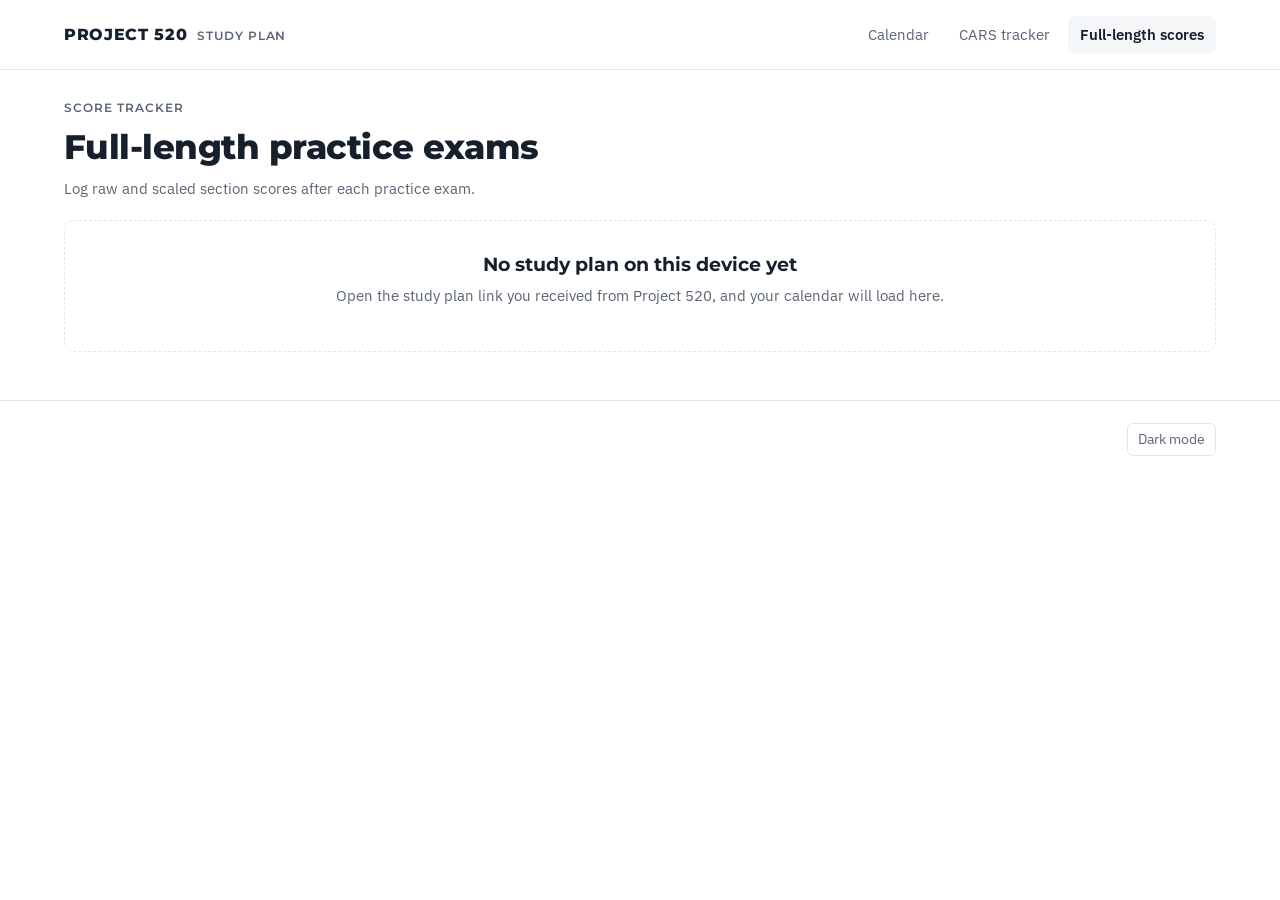
<file: plan/scores.html>
<!doctype html>
<html lang="en">
<head>
<meta charset="utf-8">
<meta name="viewport" content="width=device-width, initial-scale=1, viewport-fit=cover">
<title>Project 520 Score Tracker</title>
<link rel="preconnect" href="https://fonts.googleapis.com">
<link rel="preconnect" href="https://fonts.gstatic.com" crossorigin>
<link rel="stylesheet" href="https://fonts.googleapis.com/css2?family=Montserrat:wght@600;700;800&family=IBM+Plex+Sans:wght@400;500;600&family=IBM+Plex+Mono:wght@400&display=swap">
<link rel="stylesheet" href="p520.css?v=20261014m">
<style>
  .chart-wrap { overflow-x: auto; }
  svg.chart { display: block; width: 100%; min-width: 520px; height: auto; }
  .chart .grid { stroke: var(--line); stroke-width: 1; }
  .chart .axis { fill: var(--muted); font: 500 11px var(--font-body); }
  .chart .line { fill: none; stroke: var(--accent); stroke-width: 2.5; stroke-linejoin: round; stroke-linecap: round; }
  .chart .area { fill: var(--accent); opacity: 0.08; }
  .chart .dot { fill: var(--bg); stroke: var(--accent); stroke-width: 2; }
  .chart .dot.last { fill: var(--accent); }
  .chart .val { fill: var(--ink); font: 700 11px var(--font-head); }
  .chart .goal { stroke: var(--green); stroke-dasharray: 4 4; stroke-width: 1.5; }
  .chart .goal-l { fill: var(--green); font: 600 11px var(--font-body); }
  .sec-grid { display: grid; grid-template-columns: repeat(4, minmax(0, 1fr)); gap: 10px; }
  .sec-grid .group-label { grid-column: 1 / -1; margin-top: 4px; }
  .del { background: none; border: 0; color: var(--muted); cursor: pointer; font: inherit; padding: 4px 6px; border-radius: 4px; }
  .del:hover { color: var(--rose); background: var(--rose-soft); }
  .total-cell { font: 800 1rem/1 var(--font-head); }
  .layout { display: grid; grid-template-columns: minmax(0, 1fr) minmax(0, 1.4fr); gap: 20px; align-items: start; }
  @media (max-width: 900px) { .layout { grid-template-columns: 1fr; } }
  @media (max-width: 520px) { .sec-grid { grid-template-columns: repeat(2, minmax(0, 1fr)); } }
</style>
</head>
<body>
<main class="wrap">
  <div class="page-head" id="head">
    <div>
      <div class="tagline">Score tracker</div>
      <h1>Full-length practice exams</h1>
      <p class="lede">Log raw and scaled section scores after each practice exam.</p>
    </div>
    <div class="stats" id="stats"></div>
  </div>
  <div id="content"></div>
</main>

<script src="anki-tags.js?v=20261014m"></script>
<script src="resources.js?v=20261014m"></script>
<script src="engine.js?v=20261014m"></script>
<script src="sync-config.js?v=20261014m"></script>
<script src="sync.js?v=20261014m"></script>
<script src="ui.js?v=20261014m"></script>
<script>
(function () {
  const P = window.P520, UI = window.P520UI;
  const plan = P.loadClientPlan();
  UI.nav("scores", plan);
  UI.footer(plan);
  const root = document.getElementById("content");
  if (!plan) { UI.noPlan(root); return; }

  const KEY = P.keyFL(plan.id);
  let log = P.store.get(KEY, []);
  const S = P.FL_SECTIONS;
  const $ = id => document.getElementById(id);

  const secInputs = (prefix, min, maxFn, ph) => S.map(s =>
    '<div class="field"><label for="' + prefix + s.key + '">' + s.label + '</label><input id="' + prefix + s.key + '" type="number" inputmode="numeric" min="' + min + '" max="' + maxFn(s) + '" placeholder="' + ph(s) + '"></div>').join("");

  root.innerHTML =
    '<div class="layout"><div>' +
    '<section class="panel"><h2>Log an exam</h2><form id="flForm" novalidate style="display:grid;gap:14px">' +
    '<div class="grid2"><div class="field"><label for="fDate">Date</label><input id="fDate" type="date"></div>' +
    '<div class="field"><label for="fSrc">Exam</label><select id="fSrc">' + P.FL_SOURCES.map(s => "<option>" + P.esc(s) + "</option>").join("") + "</select></div></div>" +
    '<div class="sec-grid"><div class="label group-label">Raw score (questions correct)</div>' + secInputs("r_", 0, s => s.max, s => "of " + s.max) + "</div>" +
    '<div class="sec-grid"><div class="label group-label">Scaled score</div>' + secInputs("s_", 118, () => 132, () => "118–132") + "</div>" +
    '<p class="hint" id="formMsg" role="status" style="margin:0"></p><div><button class="btn" type="submit">Add exam</button></div>' +
    "</form></section>" +
    '<section class="panel"><h2>Coming up</h2><div id="upcoming"></div></section>' +
    "</div><div>" +
    '<section class="panel"><div class="row-between" style="margin-bottom:8px"><h2 style="margin:0">Total scaled score</h2><span class="hint">472–528</span></div><div class="chart-wrap" id="chart"></div></section>' +
    '<section class="panel"><h2>Exam log</h2><div class="table-scroll"><table class="data"><thead><tr><th>Date</th><th>Exam</th>' +
    S.map(s => '<th class="r">' + s.label + "</th>").join("") + '<th class="r">Total</th><th class="r">Raw %</th><th></th></tr></thead><tbody id="body"></tbody></table></div>' +
    '<p class="hint" id="empty" style="margin-top:12px">No exams logged yet. Start with your diagnostic.</p></section>' +
    "</div></div>";

  $("fDate").value = P.iso(P.todayDn());

  // Upcoming practice full lengths from the calendar
  const sched = P.buildSchedule(plan, P.carsProgress(P.store.get(P.keyCars(plan.id), [])).active);
  const today = P.todayDn();
  const fls = [];
  sched.weeks.forEach(w => w.days.forEach(d => { if (d.kind === "study" && d.practice && d.practice.type === "fl") fls.push(d.n); }));
  const next = fls.filter(n => n >= today).slice(0, 3);
  $("upcoming").innerHTML = next.length
    ? '<ul style="margin:0;padding-left:18px">' + next.map(n => "<li>" + P.longDate(n) + "</li>").join("") + "</ul>" +
      '<p class="hint" style="margin-top:8px">Full length review is the day after each exam. Test day: ' + P.longDate(sched.D.test) + ".</p>"
    : '<p class="hint">No more practice full lengths on your calendar. Test day: ' + P.longDate(sched.D.test) + ".</p>";

  const total = r => S.reduce((a, s) => a + (+r.scaled[s.key] || 0), 0);
  const rawPct = r => Math.round(100 * S.reduce((a, s) => a + (+r.raw[s.key] || 0), 0) / 230);

  function chart(rows) {
    const el = $("chart");
    const pts = rows.filter(r => S.every(s => r.scaled[s.key]));
    if (!pts.length) { el.innerHTML = '<p class="hint">Your score trend appears here once you log an exam with all four scaled scores.</p>'; return; }
    const W = 640, H = 260, L = 44, R = 20, T = 22, B = 34;
    const totals = pts.map(total);
    const goal = +plan.target || 0;
    let lo = Math.min(...totals, goal || Infinity) - 6, hi = Math.max(...totals, goal) + 6;
    lo = Math.max(472, Math.floor(lo / 5) * 5); hi = Math.min(528, Math.ceil(hi / 5) * 5);
    if (hi - lo < 15) { hi = Math.min(528, lo + 15); lo = Math.max(472, hi - 15); }
    const x = i => pts.length === 1 ? L + (W - L - R) / 2 : L + i * (W - L - R) / (pts.length - 1);
    const y = v => T + (hi - v) * (H - T - B) / (hi - lo);
    let g = "";
    for (let v = lo; v <= hi; v += 5) g += '<line class="grid" x1="' + L + '" x2="' + (W - R) + '" y1="' + y(v) + '" y2="' + y(v) + '"/><text class="axis" x="' + (L - 8) + '" y="' + (y(v) + 4) + '" text-anchor="end">' + v + "</text>";
    const tg = +plan.target;
    if (tg && tg >= lo && tg <= hi) g += '<line class="goal" x1="' + L + '" x2="' + (W - R) + '" y1="' + y(tg) + '" y2="' + y(tg) + '"/><text class="goal-l" x="' + (W - R) + '" y="' + (y(tg) - 6) + '" text-anchor="end">Goal ' + tg + "</text>";
    const path = totals.map((v, i) => (i ? "L" : "M") + x(i).toFixed(1) + " " + y(v).toFixed(1)).join(" ");
    const area = pts.length > 1 ? '<path class="area" d="' + path + " L" + x(pts.length - 1).toFixed(1) + " " + (H - B) + " L" + x(0).toFixed(1) + " " + (H - B) + ' Z"/>' : "";
    let marks = "";
    pts.forEach((r, i) => {
      const last = i === pts.length - 1;
      marks += '<circle class="dot' + (last ? " last" : "") + '" cx="' + x(i) + '" cy="' + y(totals[i]) + '" r="' + (last ? 5 : 4) + '"><title>' + P.esc(r.source) + ": " + totals[i] + "</title></circle>";
      marks += '<text class="val" x="' + x(i) + '" y="' + (y(totals[i]) - 10) + '" text-anchor="middle">' + totals[i] + "</text>";
      marks += '<text class="axis" x="' + x(i) + '" y="' + (H - B + 18) + '" text-anchor="middle">' + P.shortDate(P.dn(r.date)) + "</text>";
    });
    el.innerHTML = '<svg class="chart" viewBox="0 0 ' + W + " " + H + '" role="img" aria-label="Total scaled score over time">' + g + area + '<path class="line" d="' + path + '"/>' + marks + "</svg>";
  }

  function render() {
    const rows = log.map((r, i) => ({ r, i })).sort((a, b) => (a.r.date || "").localeCompare(b.r.date || "") || a.i - b.i);
    $("body").innerHTML = rows.slice().reverse().map(({ r, i }) =>
      '<tr><td class="num">' + P.esc(r.date) + "</td><td>" + P.esc(r.source) + "</td>" +
      S.map(s => '<td class="r">' + (r.scaled[s.key] || "–") + '<div class="hint">' + (r.raw[s.key] !== "" && r.raw[s.key] != null ? r.raw[s.key] + "/" + s.max : "") + "</div></td>").join("") +
      '<td class="r total-cell">' + (S.every(s => r.scaled[s.key]) ? total(r) : "–") + '</td><td class="r">' + (S.every(s => r.raw[s.key] !== "" && r.raw[s.key] != null) ? rawPct(r) + "%" : "–") + "</td>" +
      '<td><button class="del" type="button" ' + (r.id ? 'data-id="' + P.esc(r.id) + '"' : 'data-i="' + i + '"') + ' aria-label="Delete ' + P.esc(r.source) + '">Delete</button></td></tr>').join("");
    $("empty").hidden = log.length > 0;
    chart(rows.map(x => x.r));
    const full = rows.map(x => x.r).filter(r => S.every(s => r.scaled[s.key]));
    const latest = full.length ? total(full[full.length - 1]) : null;
    const last3 = full.slice(-3);
    const avg3 = last3.length ? Math.round(last3.reduce((a, r) => a + total(r), 0) / last3.length) : null;
    $("stats").innerHTML =
      '<div class="stat"><b>' + (latest ?? "–") + "</b><span>Latest</span></div>" +
      '<div class="stat"><b>' + (avg3 ?? "–") + "</b><span>Average, last 3</span></div>";
  }

  $("flForm").addEventListener("submit", e => {
    e.preventDefault();
    const msg = $("formMsg");
    const r = { id: P.makeId(), date: $("fDate").value, source: $("fSrc").value, raw: {}, scaled: {} };
    for (const s of S) {
      const rv = $("r_" + s.key).value, sv = $("s_" + s.key).value;
      if (rv !== "" && (+rv < 0 || +rv > s.max)) { msg.textContent = s.label + " raw score must be between 0 and " + s.max + "."; return; }
      if (sv !== "" && (+sv < 118 || +sv > 132)) { msg.textContent = s.label + " scaled score must be between 118 and 132."; return; }
      r.raw[s.key] = rv === "" ? "" : +rv;
      r.scaled[s.key] = sv === "" ? "" : +sv;
    }
    if (!r.date) { msg.textContent = "Pick the date you took the exam."; return; }
    if (S.every(s => r.scaled[s.key] === "" && r.raw[s.key] === "")) { msg.textContent = "Enter at least one section score."; return; }
    log = P.store.get(KEY, []); log.push(r); P.store.set(KEY, log);
    msg.textContent = "";
    S.forEach(s => { $("r_" + s.key).value = ""; $("s_" + s.key).value = ""; });
    render(); UI.toast("Exam logged");
  });
  $("body").addEventListener("click", e => {
    const b = e.target.closest(".del");
    if (!b) return;
    log = P.store.get(KEY, []);
    const at = b.dataset.id ? log.findIndex(x => x.id === b.dataset.id) : +b.dataset.i;
    if (at >= 0) log.splice(at, 1);
    P.store.set(KEY, log); render(); UI.toast("Exam deleted");
  });
  render();
})();
</script>
</body>
</html>
</file>
<file: plan/p520.css>
/* Project 520 study plan — shared styles.
   Layout: a slim brand bar like projectfivetwenty.github.io, then a wide working column.
   Tokens copied from the landing page, plus one color per kind of study task. */
:root {
  --bg: #ffffff;
  --ink: #16202c;
  --muted: #5a6573;
  --line: #e2e6eb;
  --soft: #f4f6f8;
  --accent: #1f3561;
  --accent-hover: #162746;
  --accent-ink: #ffffff;
  --accent-soft: #e8ecf4;
  --green: #17936a;
  --green-soft: #e6f4ee;
  --amber: #a8650d;
  --amber-soft: #fbf1e2;
  --rose: #c0392b;
  --content: #567a5e;
  --qbank: #1d3a9e;
  --aamc: #a14a12;
  --sky: #0389cc;
  --sky-soft: #e4f4fc;
  --purple: #7a3fd6;
  --purple-soft: #f1eafd;
  --rose-soft: #fbeceb;
  --today: #1f3561;
  --font-head: "Montserrat", "Helvetica Neue", Arial, sans-serif;
  --font-body: "IBM Plex Sans", "Segoe UI", system-ui, sans-serif;
  --font-mono: "IBM Plex Mono", ui-monospace, SFMono-Regular, Menlo, Consolas, monospace;
  color-scheme: light;
}
@media (prefers-color-scheme: dark) {
  :root:not([data-theme="light"]) {
    --bg: #11161c; --ink: #e6ebf0; --muted: #98a3af; --line: #29313b; --soft: #181f27;
    --accent: #7ba6ff; --accent-hover: #9bbcff; --accent-ink: #11161c; --accent-soft: #1b2638;
    --green: #3fc590; --green-soft: #15291f; --amber: #f0b45a; --amber-soft: #2b2112;
    --rose: #ff8a7a; --rose-soft: #301a18;
    --content: #a3c7a9; --qbank: #6f8ff7; --aamc: #f2a46b; --sky: #8ad8fb; --sky-soft: #132a36; --purple: #b99bff; --purple-soft: #261d3a; --today: #7ba6ff; color-scheme: dark;
  }
}
:root[data-theme="dark"] {
  --bg: #11161c; --ink: #e6ebf0; --muted: #98a3af; --line: #29313b; --soft: #181f27;
  --accent: #7ba6ff; --accent-hover: #9bbcff; --accent-ink: #11161c; --accent-soft: #1b2638;
  --green: #3fc590; --green-soft: #15291f; --amber: #f0b45a; --amber-soft: #2b2112;
  --rose: #ff8a7a; --rose-soft: #301a18;
    --content: #a3c7a9; --qbank: #6f8ff7; --aamc: #f2a46b; --sky: #8ad8fb; --sky-soft: #132a36; --purple: #b99bff; --purple-soft: #261d3a; --today: #7ba6ff; color-scheme: dark;
}

* { box-sizing: border-box; }
html { scroll-behavior: smooth; }
body {
  margin: 0; background: var(--bg); color: var(--ink);
  font: 400 15px/1.55 var(--font-body);
  -webkit-font-smoothing: antialiased;
}
a { color: var(--accent); }
h1, h2, h3 { font-family: var(--font-head); margin: 0; line-height: 1.2; text-wrap: balance; }
h1 { font-size: clamp(1.6rem, 4vw, 2.1rem); font-weight: 800; letter-spacing: -0.015em; }
h2 { font-size: 1.2rem; font-weight: 700; }
h3 { font-size: 1rem; font-weight: 700; }
p { margin: 0 0 12px; }
.muted { color: var(--muted); }
.num { font-variant-numeric: tabular-nums; }
:focus-visible { outline: 3px solid var(--accent); outline-offset: 2px; border-radius: 4px; }
[hidden] { display: none !important; }

.wrap { max-width: 1200px; margin: 0 auto; padding-inline: 24px; }

/* nav — mirrors the landing page */
.nav { border-bottom: 1px solid var(--line); background: var(--bg); position: sticky; top: env(safe-area-inset-top, 0px); z-index: 20; }
.nav .wrap { display: flex; align-items: center; justify-content: space-between; gap: 16px; padding-block: 16px; flex-wrap: wrap; }
.brand { font: 800 1.02rem/1 var(--font-head); color: var(--ink); text-decoration: none; letter-spacing: 0.04em; white-space: nowrap; }
.brand small { font: 600 0.72rem/1 var(--font-head); letter-spacing: 0.08em; color: var(--muted); margin-left: 10px; text-transform: uppercase; }
.nav-links { display: flex; align-items: center; gap: 6px; flex-wrap: wrap; }
.nav-links a { color: var(--muted); text-decoration: none; font-size: 0.93rem; padding: 7px 12px; border-radius: 8px; }
.nav-links a:hover { color: var(--ink); background: var(--soft); }
.nav-links a[aria-current="page"] { color: var(--ink); background: var(--soft); font-weight: 600; }

/* buttons */
.btn {
  display: inline-flex; align-items: center; justify-content: center; gap: 6px;
  padding: 10px 18px; border-radius: 8px;
  font: 600 0.95rem/1.2 var(--font-body); text-decoration: none; cursor: pointer;
  background: var(--accent); color: var(--accent-ink); border: 1px solid var(--accent);
}
.btn:hover { background: var(--accent-hover); border-color: var(--accent-hover); }
.btn-plain { background: transparent; color: var(--ink); border-color: var(--line); }
.btn-plain:hover { background: var(--soft); border-color: var(--line); }
.btn-sm { padding: 6px 11px; font-size: 0.85rem; border-radius: 6px; }
.btn:disabled { opacity: 0.45; cursor: not-allowed; }
.link-btn { background: none; border: 0; padding: 0; color: var(--accent); font: inherit; cursor: pointer; text-decoration: underline; }

/* page header */
.page-head { padding-block: 32px 20px; display: flex; justify-content: space-between; align-items: flex-end; gap: 20px; flex-wrap: wrap; }
.tagline { font: 600 0.78rem/1 var(--font-head); letter-spacing: 0.08em; text-transform: uppercase; color: var(--muted); margin-bottom: 12px; }
.page-head .lede { color: var(--muted); margin: 10px 0 0; max-width: 60ch; }

/* stat strip */
.stats { display: flex; flex-wrap: wrap; gap: 10px; }
.stat { border: 1px solid var(--line); border-radius: 10px; padding: 10px 14px; min-width: 120px; }
.stat b { display: block; font: 800 1.35rem/1.1 var(--font-head); font-variant-numeric: tabular-nums; }
.stat span { font-size: 0.8rem; color: var(--muted); }

/* panels and forms */
.panel { border: 1px solid var(--line); border-radius: 10px; padding: 20px; }
.panel + .panel { margin-top: 16px; }
.panel h2 { margin-bottom: 14px; }
.field { display: grid; gap: 5px; min-width: 0; }
.field label, .label { font: 600 0.78rem/1.2 var(--font-head); letter-spacing: 0.04em; text-transform: uppercase; color: var(--muted); }
.hint { font-size: 0.82rem; color: var(--muted); margin: 0; }
input[type="text"], input[type="email"], input[type="password"], input[type="date"], input[type="number"], select, textarea {
  font: 400 0.95rem/1.3 var(--font-body); color: var(--ink); background: var(--bg);
  border: 1px solid var(--line); border-radius: 8px; padding: 9px 10px; width: 100%; min-width: 0;
}
input:focus, select:focus, textarea:focus { outline: 2px solid var(--accent); outline-offset: 0; border-color: var(--accent); }
.grid2 { display: grid; grid-template-columns: repeat(2, minmax(0, 1fr)); gap: 14px; }
.grid3 { display: grid; grid-template-columns: repeat(3, minmax(0, 1fr)); gap: 14px; }
.grid4 { display: grid; grid-template-columns: repeat(4, minmax(0, 1fr)); gap: 14px; }

/* day-of-week checkbox chips */
.chips { display: flex; flex-wrap: wrap; gap: 6px; }
.chip { position: relative; }
.chip input { position: absolute; opacity: 0; inset: 0; cursor: pointer; }
.chip span { display: inline-block; min-width: 46px; text-align: center; padding: 7px 9px; border: 1px solid var(--line); border-radius: 999px; font-size: 0.86rem; color: var(--muted); user-select: none; }
.chip input:checked + span { background: var(--accent); border-color: var(--accent); color: var(--accent-ink); font-weight: 600; }
.chip input:focus-visible + span { outline: 3px solid var(--accent); outline-offset: 2px; }

/* tables */
.table-scroll { overflow-x: auto; }
table.data { width: 100%; border-collapse: collapse; font-size: 0.92rem; }
table.data th, table.data td { padding: 9px 8px; text-align: left; border-bottom: 1px solid var(--line); white-space: nowrap; }
table.data th { font: 700 0.76rem/1.2 var(--font-head); letter-spacing: 0.04em; text-transform: uppercase; color: var(--muted); }
table.data td.r, table.data th.r { text-align: right; font-variant-numeric: tabular-nums; }
table.data input { padding: 6px 8px; }

/* task-kind markers */
.kind { font: 700 0.68rem/1 var(--font-head); letter-spacing: 0.07em; text-transform: uppercase; display: inline-flex; align-items: center; gap: 5px; }
.kind::before { content: ""; width: 7px; height: 7px; border-radius: 50%; background: currentColor; flex: none; }
.k-content { color: var(--content); }
.k-cars { color: var(--sky); }
.k-qbank { color: var(--qbank); }
.k-aamc { color: var(--aamc); }
.k-fl { color: var(--purple); }
.k-review { color: var(--muted); }

.pill { display: inline-block; padding: 3px 9px; border-radius: 999px; font: 600 0.76rem/1.3 var(--font-body); }
.pill.done { background: var(--green-soft); color: var(--green); }
.pill.now { background: var(--accent-soft); color: var(--accent); }
.pill.locked { background: var(--soft); color: var(--muted); }
.pill.miss { background: var(--rose-soft); color: var(--rose); }

/* toast */
.toast { position: fixed; left: 50%; bottom: calc(24px + env(safe-area-inset-bottom, 0px)); transform: translateX(-50%); background: var(--ink); color: var(--bg); padding: 10px 16px; border-radius: 8px; font-weight: 600; font-size: 0.9rem; z-index: 50; }

/* dialog */
dialog { border: 1px solid var(--line); border-radius: 12px; padding: 0; width: min(560px, calc(100vw - 32px)); background: var(--bg); color: var(--ink); }
dialog::backdrop { background: rgba(10, 15, 22, 0.45); }
.dlg-head { display: flex; justify-content: space-between; align-items: center; gap: 12px; padding: 16px 20px; border-bottom: 1px solid var(--line); }
.dlg-body { padding: 18px 20px; display: grid; gap: 16px; }
.query { font: 400 0.8rem/1.45 var(--font-mono); color: var(--ink); background: var(--soft); border: 1px solid var(--line); border-radius: 8px; padding: 10px; word-break: break-all; max-height: 120px; overflow-y: auto; }
.query.empty { color: var(--muted); font-family: var(--font-body); }
.row-between { display: flex; justify-content: space-between; align-items: center; gap: 10px; flex-wrap: wrap; }

/* empty state */
.empty-state { border: 1px dashed var(--line); border-radius: 10px; padding: 32px 24px; text-align: center; color: var(--muted); }
.empty-state h2 { color: var(--ink); margin-bottom: 8px; }

footer.foot { border-top: 1px solid var(--line); margin-top: 48px; padding-block: 22px 36px; color: var(--muted); font-size: 0.85rem; }
footer.foot .wrap { display: flex; flex-wrap: wrap; justify-content: space-between; align-items: center; gap: 12px; }
.foot-actions { display: flex; flex-wrap: wrap; gap: 8px; align-items: center; }
.theme-btn { background: none; border: 1px solid var(--line); color: var(--muted); border-radius: 6px; padding: 5px 10px; font: inherit; cursor: pointer; }

@media (max-width: 760px) {
  .wrap { padding-inline: 16px; }
  .grid3, .grid4 { grid-template-columns: repeat(2, minmax(0, 1fr)); }
  .brand small { display: none; }
  .nav { position: static; }
  .nav .wrap { padding-block: 12px; gap: 8px; }
  .nav-links { gap: 2px; }
  .nav-links a { padding: 6px 9px; font-size: 0.86rem; }
}
@media (max-width: 480px) {
  .grid2 { grid-template-columns: 1fr; }
}
@media (prefers-reduced-motion: reduce) { html { scroll-behavior: auto; } }

/* Sync */
.sync-bar { display: flex; justify-content: center; align-items: center; gap: 12px; flex-wrap: wrap; background: var(--accent-soft); color: var(--ink); border-bottom: 1px solid var(--line); padding: 8px 16px; font-weight: 600; }
.sync-pill { display: inline-flex; align-items: center; gap: 6px; font-size: 0.82rem; color: var(--muted); padding: 4px 2px; white-space: nowrap; }
.sync-pill::before { content: ""; width: 7px; height: 7px; border-radius: 50%; background: var(--muted); flex: none; }
.sync-pill[data-state="synced"]::before { background: var(--green); }
.sync-pill[data-state="offline"], .sync-pill[data-state="error"] { color: var(--rose); }
.sync-pill[data-state="offline"]::before, .sync-pill[data-state="error"]::before { background: var(--rose); }
</file>
